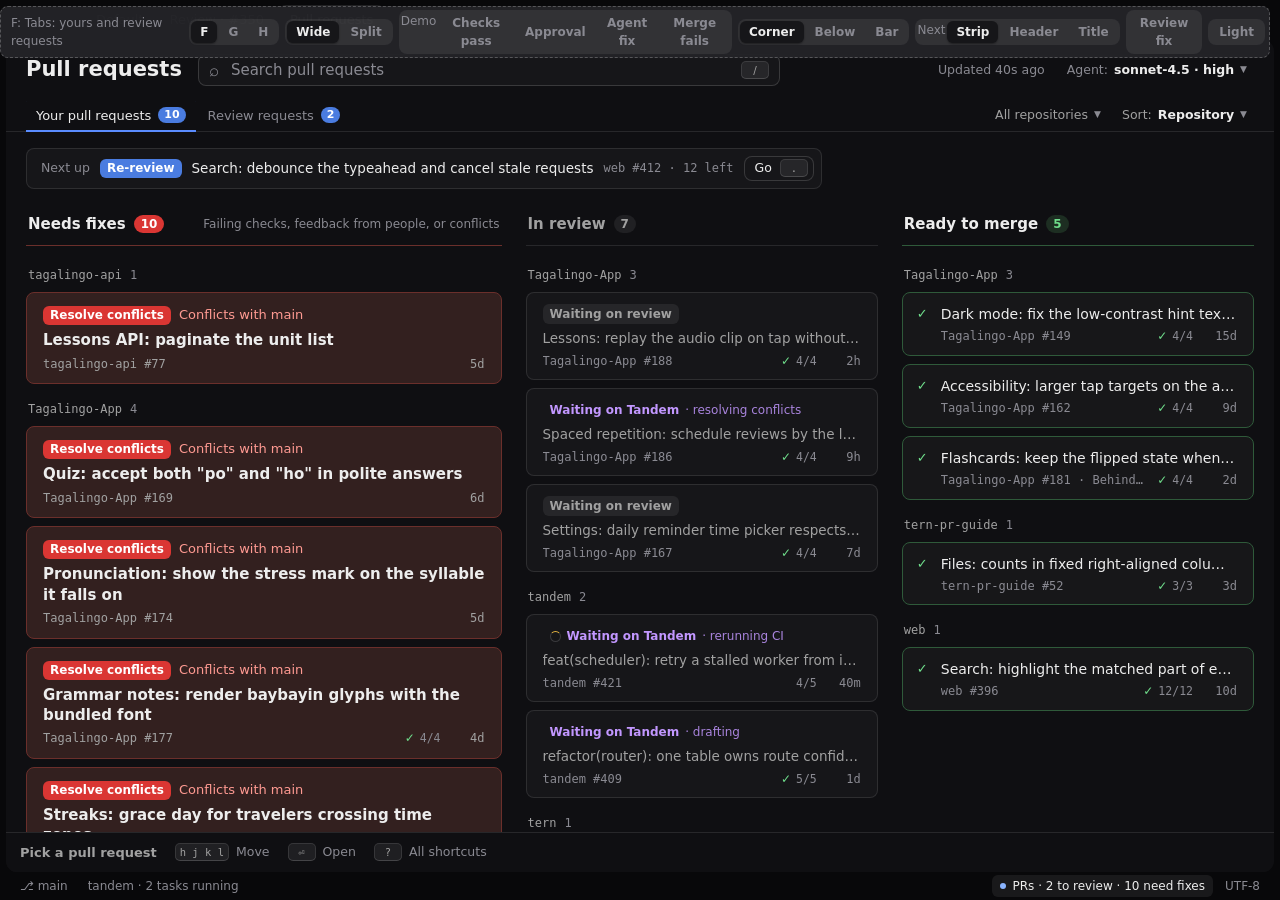
<file: docs/hub/mockups/index.html>
<!doctype html>
<html lang="en">
<head>
<meta charset="utf-8">
<title>PR hub mockups</title>
<link rel="stylesheet" href="../../tern-tokens.css">
<link rel="stylesheet" href="../../../guide.css">
<style>
/* Tern window (mockup frame; Tern draws this) */
html, body { margin: 0; height: 100%; }
body { font: 400 14px/1.5 var(--sans); color: var(--t1); background: var(--page); -webkit-font-smoothing: antialiased; overflow: hidden; }
button { font: inherit; color: inherit; }
.app { height: 100%; gap: 0; }
.tabbar { flex-shrink: 0; height: 40px; display: flex; align-items: center; gap: 2px; padding: 0 12px 0 84px; font-size: 13px; color: var(--t2); }
.tab { padding: 5px 12px; border-radius: var(--r-ctl); white-space: nowrap; }
.tab-on { background: var(--l2); color: var(--t1); }
.win { flex-grow: 1; min-height: 0; display: flex; gap: 6px; padding: 0 6px; }
.pane { min-width: 0; border-radius: 11px; background: var(--panel); overflow: hidden; display: flex; flex-direction: column; }
.pane-hub { flex-grow: 1; }
.pane-term { flex-grow: 1; background: var(--tv-bg); color: var(--tv-fg); font: 13px/1.6 var(--tv-font); padding: 18px 20px; }
.pane-term .dim { color: var(--t3); }
body:not(.split) .pane-term { display: none; }
body.split .pane-hub { flex-grow: 0; width: 720px; flex-shrink: 0; }
.statusline { flex-shrink: 0; height: 28px; display: flex; align-items: center; gap: 4px; padding: 0 12px; font-size: 12px; color: var(--t3); }
.sl-seg { padding: 2px 8px; border-radius: var(--r-chip); white-space: nowrap; }
.sl-pr { color: var(--t1); background: var(--chip-bg); display: flex; gap: 6px; align-items: center; }
.sl-pr i { width: 6px; height: 6px; border-radius: 3px; background: var(--gp-blue); }
/* the hub's segment flashes red when a PR newly needs fixes, then settles */
.sl-pr.bump { animation: sl-bump 1600ms ease; }
@keyframes sl-bump { from { background: var(--gp-danger-wash); box-shadow: inset 0 0 0 1px var(--gp-danger-wash-line); } to { background: var(--chip-bg); box-shadow: none; } }
/* a PR arriving in Needs fixes: a red ring that fades, instead of the green wash good news gets */
.f-arrive.f-arrive-bad { animation: f-arrive var(--gp-dur-unroll) var(--gp-ease-out), f-ring 1600ms ease; }
@keyframes f-ring { from { box-shadow: 0 0 0 3px rgb(from var(--gp-removed) r g b / 45%); } to { box-shadow: 0 0 0 0 rgb(from var(--gp-removed) r g b / 0%); } }
@media (prefers-reduced-motion: reduce) { .f-arrive.f-arrive-bad { animation: gp-fade-in var(--gp-dur-in) ease, f-ring 1600ms ease; } }
.f-toast .bad { font-size: 9px; color: var(--gp-removed); }
.sl-sp { flex-grow: 1; }

/* mockup controls (not product) */
.mock { position: fixed; top: 6px; right: 10px; z-index: 50; display: flex; gap: 6px; align-items: center; padding: 3px 4px 3px 10px; border-radius: var(--r-ctl); border: 1px dashed var(--l4); background: var(--pop-bg); font-size: 12px; color: var(--t3); }
.mseg { display: flex; gap: 2px; padding: 2px; border-radius: var(--r-ctl); background: var(--chip-bg); }
.mseg button { border: 0; background: transparent; padding: 2px 9px; border-radius: var(--r-chip); cursor: pointer; font-size: 12px; font-weight: 600; color: var(--t3); }
.mseg .on { background: var(--card); color: var(--t1); box-shadow: 0 1px 2px light-dark(rgba(16,24,40,0.12), rgba(0,0,0,0.4)); }

/* hub page */
.hub { flex-grow: 1; min-height: 0; overflow-y: auto; display: flex; flex-direction: column; scroll-padding: 150px 0 60px; }
.hub > * { flex-shrink: 0; }
.hb-head { padding: 14px 20px 12px; }
.hb-head.has-tabs { padding-bottom: 0; border-bottom: 0; gap: 12px; }
.hb-top { display: flex; align-items: center; gap: 16px; }
.hb-tabs { display: flex; align-items: flex-end; gap: 12px; margin: 0 -20px; padding: 0 20px; box-shadow: inset 0 -1px 0 var(--l2); }
.hb-tabs .sf-tabs { box-shadow: none; flex-shrink: 0; }
.hb-tabs .sf-tab { height: 34px; font-size: 13px; }
body.split .gp-hb-mode { display: none; }
.gp-hintbar { overflow: hidden; }
.gp-hb-mode { white-space: nowrap; }
.t-pill { margin-left: 7px; padding: 0 6px; border-radius: 9px; font-size: 11px; font-weight: 650; line-height: 16px; color: #fff; font-variant-numeric: tabular-nums; }
.t-pill-blue { background: var(--gp-blue-fill); }
.hb-title { font-size: 21px; font-weight: 650; white-space: nowrap; }
.hb-top .gp-sr-box { flex-grow: 1; max-width: 560px; border-color: var(--l3); padding: 5px 10px; }
.hb-top input { flex-grow: 1; min-width: 0; border: 0; outline: 0; background: transparent; color: var(--t1); caret-color: var(--gp-blue); }
.hb-top input::placeholder { color: var(--t3); }
.hb-top .gp-sr-box:focus-within { border-color: var(--gp-blue-line); }
.hb-fresh { margin-left: auto; display: flex; gap: 8px; align-items: center; font-size: 12.5px; color: var(--t3); white-space: nowrap; }
/* view controls (filter, sort) sit at the right of the tabs; the agent model is a setting, so it sits in the header */
.hb-tabs .hb-ctls { margin-left: auto; }
.hb-fresh .hb-ctls { margin-left: 4px; }
.hb-fresh .hb-ctl { color: var(--t3); }
.hb-body { flex-grow: 1; padding: 16px 20px 8px; display: flex; flex-direction: column; gap: 24px; }
.hb-body > * { flex-shrink: 0; }
.gp-hintbar { margin-top: 0; }
::selection { background: light-dark(rgba(47,111,224,0.18), rgba(138,180,255,0.28)); }

/* section heading: label, count, optional note */
.hb-h { display: flex; gap: 8px; align-items: baseline; padding: 0 10px 6px; }
.hb-h .gp-panel-h { color: var(--t2); }
.hb-n { font-size: 12px; color: var(--t3); font-variant-numeric: tabular-nums; }
.hb-note { font-size: 12.5px; color: var(--t3); }

/* rows: hover and selected come from the existing search row (gp-sr-row, gp-sr-row-on) */
.hb-row { display: flex; gap: 12px; align-items: baseline; padding: 7px 10px; border-radius: var(--r-ctl); cursor: pointer; }
.hb-row.gp-sr-row-on .hb-title-t { color: var(--gp-blue-ink); }
.hb-verb { font-size: 13px; font-weight: 650; white-space: nowrap; }
.v-blue { color: var(--gp-blue); }
.hb-top .gp-sr-box .kbd { font-size: 10.5px; }
.hb-top .gp-sr-slash { font-size: 17px; line-height: 1; }
.v-red { color: var(--gp-removed); }
.v-green { color: var(--gp-added); }
.v-wait { color: var(--t2); font-weight: 500; }
.v-idle { color: var(--t3); font-weight: 500; }
.hb-why { font-size: 13px; color: var(--t2); white-space: nowrap; overflow: hidden; text-overflow: ellipsis; min-width: 0; }
.hb-title-t { font-size: 14px; color: var(--t1); white-space: nowrap; overflow: hidden; text-overflow: ellipsis; min-width: 0; }
.hb-meta { font: 12px/1.4 var(--tv-font); color: var(--t3); white-space: nowrap; overflow: hidden; text-overflow: ellipsis; min-width: 0; }
.hb-num { font: 12.5px var(--tv-font); color: var(--t3); flex-shrink: 0; font-variant-numeric: tabular-nums; }
.hb-ci { flex-shrink: 0; font: 12px var(--tv-font); color: var(--t3); text-align: right; font-variant-numeric: tabular-nums; white-space: nowrap; }
.ci-ok { color: var(--gp-added); } .ci-bad { color: var(--gp-removed); }
.hb-age { flex-shrink: 0; width: 34px; text-align: right; font: 12px var(--tv-font); color: var(--t3); font-variant-numeric: tabular-nums; }

/* stacked row: what to do, which PR, where */
.hb-stack { flex-direction: column; gap: 1px; align-items: stretch; }
.hb-stack .hb-l1 { display: flex; gap: 8px; align-items: baseline; min-width: 0; }
.hb-stack .hb-l3 { display: flex; gap: 10px; align-items: baseline; }
.hb-stack .hb-l3 .hb-meta { flex-grow: 1; }

/* inactive fold */
.hb-fold { display: flex; gap: 10px; align-items: baseline; padding: 8px 10px; border-radius: var(--r-ctl); cursor: pointer; border: 1px dashed var(--l3); }
.hb-fold .gp-panel-h { color: var(--t2); }
.hb-fold .chev { font-size: 11px; color: var(--t3); width: 10px; display: inline-block; transition: transform var(--gp-dur-in) var(--gp-ease-out); }
.hb-fold.open .chev { transform: rotate(90deg); }
.hb-fold-rows { display: flex; flex-direction: column; gap: 1px; padding-top: 4px; animation: hb-in var(--gp-dur-in) var(--gp-ease-out); }
@keyframes hb-in { from { opacity: 0; transform: translateY(-4px); } to { opacity: 1; transform: none; } }
.hb-quiet .hb-title-t { color: var(--t2); }

/* line row with fixed columns (G's Created lane, H) */
.hb-line .hb-num { width: 44px; }
.hb-line .hb-title-t { flex: 1 1 auto; }
.hb-line .hb-state { flex: 0 0 270px; font-size: 13px; white-space: nowrap; overflow: hidden; text-overflow: ellipsis; }
.hb-line .hb-ci { width: 52px; }
.hb-line .hb-verbcol { flex: 0 0 132px; }
.hb-line .hb-repo { flex: 0 0 120px; font: 12px var(--tv-font); color: var(--t3); white-space: nowrap; overflow: hidden; text-overflow: ellipsis; }
.hb-sub { display: flex; gap: 8px; align-items: baseline; padding: 10px 10px 2px; font: 12.5px var(--tv-font); color: var(--t2); }
.hb-sub span { color: var(--t3); }

/* F: one board per process behind tabs (Your pull requests, Reviewing). Each runs left to right: your turn
   (colored), their turn (neutral), done (green). Your-turn cards carry their meaning as a wash (blue: a review
   is owed, red: your PR needs work) and Waiting stays quieter in type. */
.f-board { display: flex; gap: 24px; align-items: flex-start; }
.f-col { flex: 1 1 0; min-width: 0; display: flex; flex-direction: column; gap: 8px; }
.f-col.f-act { flex-grow: 1.35; }
.f-h { display: flex; gap: 8px; align-items: center; padding: 0 2px 10px; margin-bottom: 4px; border-bottom: 1px solid var(--l2); }
.f-h-t { font-size: 15px; font-weight: 650; color: var(--t1); }
.f-pill { padding: 0 7px; border-radius: 10px; font-size: 12px; font-weight: 650; line-height: 18px; font-variant-numeric: tabular-nums; color: var(--t2); background: var(--chip-bg); }
.f-act .f-h { border-bottom-color: var(--gp-blue-wash-line); }
.f-act .f-pill { color: #fff; background: var(--gp-blue-fill); }
.f-ready .f-h { border-bottom-color: var(--gp-success-wash-line); }
.f-ready .f-pill { color: var(--gp-added); background: var(--gp-success-wash); }
.f-wait .f-h-t { color: var(--t2); }
.f-chip { flex-shrink: 0; padding: 0 7px; border-radius: var(--r-chip); font-size: 12px; font-weight: 650; line-height: 19px; white-space: nowrap; }

/* every PR is a box: neutral by default, washed by meaning in the your-turn column, green-edged when done */
.f-col .hb-stack, .f-col .f-rrow { border: 1px solid var(--l2); border-radius: var(--r-ctl); background: var(--sf-shade); transition: border-color 140ms ease, box-shadow 140ms ease, background-color 140ms ease; }
.f-col .hb-row.gp-sr-row-on, .f-col .hb-row.gp-sr-row-on:hover { border-color: var(--gp-blue-line); box-shadow: 0 0 0 1px var(--gp-blue-line); }
@media (hover: hover) and (pointer: fine) {
  .f-wait .hb-stack:hover { background: var(--l1); border-color: var(--l3); }
  .f-ready .f-rrow:hover { background: var(--l1); }
}

/* Needs action: one washed card per PR */
.f-act .hb-stack { gap: 5px; padding: 12px 16px 11px; border: 1px solid; border-radius: var(--r-ctl); transition: border-color 140ms ease, box-shadow 140ms ease; }
.f-act .t-blue { background: var(--gp-blue-wash); border-color: var(--gp-blue-wash-line); }
.f-act .t-red { background: var(--gp-danger-wash); border-color: var(--gp-danger-wash-line); }
.f-act .t-blue .f-chip { color: #fff; background: var(--gp-blue-fill); }
.f-act .t-red .f-chip { color: #fff; background: var(--gp-danger-fill); }
.f-act .hb-why { font-size: 13px; font-weight: 500; }
.f-act .t-blue .hb-why { color: var(--gp-blue-ink); }
.f-act .t-red .hb-why { color: var(--gp-danger-text); }
.f-act .hb-title-t { font-size: 15px; font-weight: 600; line-height: 1.35; white-space: normal; }
.f-act .hb-meta, .f-act .hb-age, .f-act .hb-ci:not(.ci-ok):not(.ci-bad) { color: var(--t2); }
.f-act .t-blue.gp-sr-row-on, .f-act .t-blue.gp-sr-row-on:hover { background: var(--gp-blue-wash); box-shadow: 0 0 0 1px var(--gp-blue-line); border-color: var(--gp-blue-line); }
.f-act .t-red.gp-sr-row-on, .f-act .t-red.gp-sr-row-on:hover { background: var(--gp-danger-wash); box-shadow: 0 0 0 1px var(--gp-blue-line); border-color: var(--gp-blue-line); }
.f-act .gp-sr-row-on .hb-title-t { color: var(--t1); }
@media (hover: hover) and (pointer: fine) {
  .f-act .t-blue:hover { background: var(--gp-blue-wash); border-color: var(--gp-blue-line); }
  .f-act .t-red:hover { background: var(--gp-danger-wash); border-color: rgb(from var(--gp-removed) r g b / 55%); }
}

/* Ready to merge: a green check in the gutter; the column heading already says Merge */
.f-rrow { display: flex; gap: 10px; align-items: flex-start; padding: 11px 16px 10px 14px; }
.f-ready .f-rrow { border-color: var(--gp-success-wash-line); }
.f-ok { flex-shrink: 0; width: 14px; font-size: 13px; font-weight: 700; line-height: 20px; color: var(--gp-added); }
.f-rmain { flex: 1 1 auto; min-width: 0; display: flex; flex-direction: column; gap: 3px; }
.f-rmain .hb-l3 { display: flex; gap: 10px; align-items: baseline; }
.f-rmain .hb-meta { flex-grow: 1; }
.f-ready .hb-title-t { font-size: 14px; font-weight: 500; }

/* Waiting: the reason only, in quieter type */
.f-wait .hb-stack { gap: 4px; padding: 11px 16px 10px; }
.f-wait .hb-title-t { font-size: 13.5px; color: var(--t2); }
.f-mine .f-act .f-h { border-bottom-color: var(--gp-danger-wash-line); }
.f-mine .f-act .f-pill { background: var(--gp-danger-fill); }
.f-av { flex-shrink: 0; width: 22px; height: 22px; border-radius: 11px; display: inline-flex; align-items: center; justify-content: center; font: 650 10px/1 var(--sans); color: var(--t1); background: var(--raise); box-shadow: inset 0 0 0 1px var(--l3); }
.f-av-sm { width: 16px; height: 16px; font-size: 8px; }
.hb-l3 .f-av-sm { align-self: center; margin-right: -4px; }
body.split .f-board { flex-direction: column; gap: 20px; align-items: stretch; }

/* checks: one mark and a muted count, as GitHub shows them. Passed is a green check, failed a red cross,
   running an amber spinner: the board's one moving thing, the plugin's loading spinner (gp-st-spin) in amber. */
.ci-m { flex-shrink: 0; display: inline-flex; gap: 5px; align-items: center; font: 11.5px var(--tv-font); color: var(--t3); font-variant-numeric: tabular-nums; }
.ci-g { font-family: var(--sans); font-size: 12px; font-weight: 700; line-height: 1; }
.ci-m.ok .ci-g { color: var(--gp-added); }
.ci-m.bad, .ci-m.bad .ci-g { color: var(--gp-removed); }
.ci-spin { flex-shrink: 0; width: 10px; height: 10px; border-radius: 50%; border: 1.5px solid var(--l3); border-top-color: var(--gp-changed); animation: gp-spin 800ms linear infinite; }
.ci-spin.out { opacity: 0; transform: scale(0.6); filter: blur(2px); animation-play-state: paused; transition: opacity var(--gp-dur-out) var(--gp-ease-out), transform var(--gp-dur-out) var(--gp-ease-out), filter var(--gp-dur-out) var(--gp-ease-out); }
.ci-pop .ci-g { display: inline-block; animation: ci-pop var(--gp-dur-in) var(--gp-ease-out); }
@keyframes ci-pop { from { opacity: 0; transform: scale(0.6); filter: blur(2px); } to { opacity: 1; transform: none; filter: none; } }

/* status chips for the waiting columns: who or what the PR waits on, in one or two words */
.st { flex-shrink: 0; display: inline-flex; gap: 6px; align-items: center; padding: 0 7px; border-radius: var(--r-chip); font-size: 12px; font-weight: 600; line-height: 20px; white-space: nowrap; }
.st-run .ci-spin { width: 9px; height: 9px; }
.st-purple { color: var(--gp-suggestion); background: rgb(from var(--gp-suggestion) r g b / 12%); }
.st-purple b { font-weight: 500; opacity: 0.85; }
.st-red { color: var(--gp-danger-text); background: var(--gp-danger-wash); }
.st-neutral { color: var(--t2); background: var(--chip-bg); }
.f-h-note { margin-left: auto; font-size: 12px; }

/* filter and sort: quiet buttons in the tab row; a menu opens under its button, in Tern's popover look */
.hb-ctls { position: relative; align-self: center; display: flex; gap: 4px; align-items: center; margin-left: 12px; }
.hb-ctl { display: flex; gap: 6px; align-items: center; padding: 3px 6px 3px 9px; border: 1px solid transparent; border-radius: var(--r-ctl); background: transparent; font-size: 12.5px; color: var(--t2); cursor: pointer; white-space: nowrap; transition: background-color 140ms ease, border-color 140ms ease, color 140ms ease, transform var(--gp-dur-press) var(--gp-ease-out); }
.hb-ctl b { font-weight: 600; color: var(--t1); }
.hb-ctl .chev { font-size: 9px; color: var(--t3); }
.hb-ctl .kbd { margin-left: 2px; }
.hb-ctl:active { transform: scale(0.97); }
.hb-ctl.open { background: var(--l1); border-color: var(--l3); color: var(--t1); }
.hb-ctl.act { background: var(--gp-blue-wash); border-color: var(--gp-blue-wash-line); color: var(--gp-blue-ink); }
.hb-ctl.act b { color: var(--gp-blue-ink); }
@media (hover: hover) and (pointer: fine) { .hb-ctl:hover { background: var(--l1); color: var(--t1); } .hb-ctl.act:hover { background: var(--gp-blue-wash); } }
.hb-pop { position: absolute; top: calc(100% + 6px); right: 0; z-index: 20; min-width: 300px; padding: 6px; display: flex; flex-direction: column; gap: 1px; border-radius: var(--r-card); background: var(--card); box-shadow: inset 0 0 0 1px var(--l3), 0 1px 2px light-dark(rgba(20, 30, 60, 0.06), rgba(0, 0, 0, 0.5)), 0 16px 40px -18px light-dark(rgba(30, 42, 90, 0.3), rgba(0, 0, 0, 0.7)); transform-origin: top right; }
.hb-pop.anim { animation: hb-pop-in var(--gp-dur-in) var(--gp-ease-out); }
@keyframes hb-pop-in { from { opacity: 0; transform: scale(0.97) translateY(-2px); } to { opacity: 1; transform: none; } }
.hb-pop-h { padding: 6px 8px 4px; font-size: 11px; font-weight: 600; letter-spacing: 0.06em; text-transform: uppercase; color: var(--t3); }
.hb-opt { display: flex; gap: 10px; align-items: center; padding: 6px 8px; border-radius: var(--r-ctl); font-size: 13px; color: var(--t1); cursor: pointer; white-space: nowrap; }
.hb-opt.hl { background: var(--l1); }
@media (hover: hover) and (pointer: fine) { .hb-opt:hover { background: var(--l1); } }
.hb-opt .box { flex-shrink: 0; width: 14px; height: 14px; border-radius: 4px; display: flex; align-items: center; justify-content: center; font-size: 10px; font-weight: 700; color: transparent; box-shadow: inset 0 0 0 1.5px var(--t4); }
.hb-opt.on .box { color: #fff; background: var(--gp-blue-fill); box-shadow: none; }
.hb-opt .tick { flex-shrink: 0; width: 14px; font-size: 12px; font-weight: 700; color: var(--gp-blue); text-align: center; }
.hb-opt .cnt { margin-left: auto; font: 11.5px var(--tv-font); color: var(--t3); font-variant-numeric: tabular-nums; }
.hb-opt .sub { margin-left: auto; padding-left: 16px; font-size: 12px; color: var(--t3); }
.hb-opt.clear { color: var(--t2); }
.hb-pop hr { height: 1px; margin: 4px 2px; border: 0; background: var(--l2); }
/* sorted by repository: each column's PRs sit under their repository */
.f-repo { display: flex; gap: 8px; align-items: baseline; padding: 10px 2px 2px; font: 12px var(--tv-font); color: var(--t2); }
.f-repo:first-of-type { padding-top: 2px; }
.f-repo span { color: var(--t3); }

/* a PR changing columns: the old row fades out fast, the new one arrives with a green wash that fades */
.f-leave { opacity: 0; transform: translateX(6px); transition: opacity var(--gp-dur-out) var(--gp-ease-out), transform var(--gp-dur-out) var(--gp-ease-out); }
.f-arrive { animation: f-arrive var(--gp-dur-unroll) var(--gp-ease-out), f-flash 1600ms ease; }
@keyframes f-arrive { from { opacity: 0; transform: translateY(-6px) scale(0.98); } to { opacity: 1; transform: none; } }
@keyframes f-flash { from { background-color: var(--gp-success-wash); } to { background-color: transparent; } }

/* G: two lanes by role */
.g-lanes { display: flex; gap: 24px; align-items: flex-start; }
.g-rev { flex: 0 0 360px; display: flex; flex-direction: column; gap: 2px; padding: 12px 8px 8px; border: 1px solid var(--l2); border-radius: var(--r-card); background: var(--sf-shade); }
.g-mine { flex: 1 1 auto; min-width: 0; display: flex; flex-direction: column; gap: 1px; }
.g-mine .hb-h { padding-bottom: 4px; }
body.split .g-lanes { flex-direction: column; align-items: stretch; }
body.split .g-rev { flex-basis: auto; }
body.split .hb-line .hb-state { flex-basis: 170px; }
body.split .h-main .hb-state { display: none; }
body.split .hb-line .hb-verbcol { flex-basis: 120px; }

/* H: repo rail */
.h-split { display: flex; gap: 24px; align-items: flex-start; }
.h-rail { flex: 0 0 210px; position: sticky; top: 0; display: flex; flex-direction: column; gap: 1px; }
.h-rail .gp-panel-h { padding: 12px 10px 4px; }
.h-item { display: flex; gap: 8px; align-items: baseline; padding: 5px 10px; border-radius: var(--r-ctl); cursor: pointer; font-size: 13.5px; color: var(--t2); }
.h-item:hover { background: var(--l1); }
.h-item.on { background: var(--gp-blue-wash); color: var(--gp-blue-ink); font-weight: 600; }
.h-item .lbl { flex-grow: 1; min-width: 0; white-space: nowrap; overflow: hidden; text-overflow: ellipsis; }
.h-item .act { font-size: 12px; font-weight: 650; color: var(--gp-blue); font-variant-numeric: tabular-nums; }
.h-item .tot { width: 22px; text-align: right; font-size: 12px; color: var(--t3); font-variant-numeric: tabular-nums; }
.h-main { flex: 1 1 auto; min-width: 0; display: flex; flex-direction: column; gap: 20px; }
.h-main > section { display: flex; flex-direction: column; gap: 1px; }
.h-head { display: flex; gap: 10px; align-items: baseline; padding: 0 10px; }
.h-head b { font-size: 15px; font-weight: 650; }
body.split .h-split { flex-direction: column; gap: 12px; align-items: stretch; }
body.split .h-rail { flex: none; position: static; flex-direction: row; flex-wrap: nowrap; align-items: baseline; overflow-x: auto; gap: 4px; padding-bottom: 6px; border-bottom: 1px solid var(--l2); }
body.split .h-rail .gp-panel-h { display: none; }
body.split .h-item { flex-shrink: 0; }
body.split .h-item .lbl { overflow: visible; }
body.split .hb-line .hb-repo { display: none; }

/* card actions: the selected card's buttons, each showing its key. Keys never animate, so neither does this row. */
.f-acts { display: flex; flex-wrap: wrap; gap: 6px; align-items: center; padding-top: 6px; }
.f-acts .gp-btn { display: flex; gap: 8px; align-items: center; padding: 2px 5px 2px 10px; background: var(--card); border-color: var(--l3); color: var(--t1); white-space: nowrap; }
.f-acts .gp-btn-ghost { background: transparent; border-color: transparent; color: var(--t2); }
.f-acts .gp-btn.f-merge { background: var(--gp-merge); border-color: light-dark(rgba(31,35,40,0.15), rgba(240,246,252,0.1)); color: #fff; }
.f-acts .gp-btn.f-confirm { background: var(--gp-confirm); border-color: transparent; color: #fff; }
.f-acts .gp-btn.f-danger { background: var(--gp-danger-fill); border-color: transparent; color: #fff; }
.f-acts .f-merge .kbd, .f-acts .f-confirm .kbd, .f-acts .f-danger .kbd { background: transparent; border: 1px solid rgba(255,255,255,0.35); box-shadow: none; color: rgba(255,255,255,0.85); }
@media (hover: hover) and (pointer: fine) { .f-acts .gp-btn:hover { background: var(--l1); } .f-acts .gp-btn.f-merge:hover { background: var(--gp-merge-hover); } .f-acts .gp-btn.f-confirm:hover { background: var(--gp-confirm); filter: brightness(1.08); } }
.f-ask { flex-basis: 100%; padding-bottom: 2px; font-size: 13px; font-weight: 600; color: var(--t1); }
.f-acts:has(.f-ask) { flex-wrap: wrap; }
.f-acts .sp { flex-grow: 1; }
.f-src { flex-basis: 100%; font-size: 12px; color: var(--t3); }
/* merge method chooser: inside the card under a rule, not a box in a box */
.f-method { flex-basis: 100%; display: flex; flex-direction: column; gap: 1px; margin-top: 2px; padding-top: 8px; border-top: 1px solid var(--l2); }
.f-method-h { padding: 0 8px 4px; font-size: 12.5px; font-weight: 600; color: var(--t2); }
.f-method .hb-opt { padding: 5px 8px; }
.f-method .f-src { padding: 6px 8px 0; }
.f-method-b { display: flex; gap: 6px; padding: 8px 0 0; }
.f-in { display: flex; gap: 10px; align-items: center; padding: 4px 8px 0 32px; font-size: 12.5px; color: var(--t2); }
.f-in input { flex: 1 1 auto; min-width: 0; padding: 3px 7px; border: 1px solid var(--l3); border-radius: var(--r-ctl); background: var(--card); font: 12.5px var(--tv-font); color: var(--t1); outline: none; }
.f-in input:focus { border-color: var(--gp-blue-line); box-shadow: 0 0 0 1px var(--gp-blue-line); }
.f-in input::placeholder { color: var(--t3); }
/* A card's action replaces the checks and age at the end of its repo line while the card is hovered or selected
   (as Gmail swaps a row's date for its actions). Resting cards show none: the chip already names the job. */
.f-corner { position: relative; margin: -3px 0 -3px auto; align-self: center; display: none; gap: 2px; align-items: center; flex-shrink: 0; }
.f-info { display: inline-flex; gap: 10px; align-items: baseline; flex-shrink: 0; }
.gp-sr-row-on .f-corner { display: inline-flex; }
.gp-sr-row-on .f-info { display: none; }
@media (hover: hover) and (pointer: fine) { .hb-row:hover .f-corner { display: inline-flex; } .hb-row:hover .f-info { display: none; } }
.f-cbtn { display: inline-flex; gap: 6px; align-items: center; height: 22px; padding: 0 8px; border: 1px solid var(--l3); border-radius: var(--r-ctl); background: var(--card); font: 600 12px var(--sans); color: var(--t1); white-space: nowrap; cursor: pointer; transition: background-color 140ms ease, border-color 140ms ease, color 140ms ease, transform var(--gp-dur-press) var(--gp-ease-out); }
.f-cbtn:active { transform: scale(0.97); }
.f-cbtn .kbd { margin-right: -3px; }
.f-cbtn-primary.on { background: var(--gp-blue-fill); border-color: transparent; color: #fff; }
.f-cbtn-merge { color: var(--gp-added); border-color: var(--gp-success-wash-line); }
.f-cbtn-merge.on { background: var(--gp-merge); border-color: transparent; color: #fff; }
.f-cbtn-ghost { background: transparent; border-color: transparent; color: var(--t2); }
.f-cbtn-primary.on .kbd, .f-cbtn-merge.on .kbd { background: transparent; border: 1px solid rgba(255,255,255,0.35); box-shadow: none; color: rgba(255,255,255,0.85); }
/* hovered but not selected: a quiet button; selected: filled, with its key */
.f-cbtn:not(.on) { color: var(--t1); }
@media (hover: hover) and (pointer: fine) { .f-cbtn:hover { border-color: var(--t4); } .f-cbtn-primary.on:hover, .f-cbtn-merge.on:hover { filter: brightness(1.08); } }
/* split button, as GitHub's merge button: the action on the left, its alternatives behind the attached ▾ */
.f-split { display: inline-flex; gap: 1px; }
.f-split.has > .f-cbtn:first-child { border-top-right-radius: 0; border-bottom-right-radius: 0; }
.f-cbtn.f-chev { padding: 0 5px; border-top-left-radius: 0; border-bottom-left-radius: 0; font-size: 12px; line-height: 1; }
.f-cbtn-plain.on.f-chev, .f-cbtn-ghost.on.f-chev { border-color: var(--l3); }
.f-moremenu { position: absolute; top: calc(100% + 4px); right: 0; z-index: 25; min-width: 230px; padding: 4px; display: flex; flex-direction: column; gap: 1px; border-radius: var(--r-card); background: var(--card); box-shadow: inset 0 0 0 1px var(--l3), 0 1px 2px light-dark(rgba(20, 30, 60, 0.06), rgba(0, 0, 0, 0.5)), 0 16px 40px -18px light-dark(rgba(30, 42, 90, 0.3), rgba(0, 0, 0, 0.7)); }
.f-moremenu .hb-pop-h { padding: 4px 8px 2px; }
/* bar placement: the hint bar carries the selected PR and its actions */
.f-barmode { gap: 10px; }
.f-bar-t { flex-shrink: 1; min-width: 0; max-width: 300px; overflow: hidden; text-overflow: ellipsis; white-space: nowrap; font-size: 13px; font-weight: 600; color: var(--t1); }
.f-bar-t span { color: var(--t3); font-weight: 500; }
.f-acts-bar { padding-top: 0; flex-wrap: nowrap; }
.f-bar-sep { width: 1px; height: 16px; margin: 0 4px; background: var(--l3); flex-shrink: 0; }
body.split .hb-ctl .wide-only { display: none; }
body.split .hb-ctls { gap: 0; margin-left: 4px; }
/* a line under the title for what the agent found or did */
.f-note { font-size: 13px; line-height: 1.45; color: var(--t2); }
.f-bad { color: var(--gp-danger-text); font-weight: 500; }
.f-sum p { margin: 0; }
.f-sum p + p { margin-top: 3px; }
.f-sumrun { display: inline-flex; gap: 7px; align-items: center; }
.f-sumrun .ci-spin, .ci-spin.ag { border-top-color: var(--gp-suggestion); }
.f-tick { margin-left: auto; font: 11.5px var(--tv-font); color: var(--t3); font-variant-numeric: tabular-nums; }
/* the agent working: the card quiets to a waiting box; omp reports nothing until it ends, so an eased bar creeps along the bottom edge */
.f-act .hb-stack.t-agent { position: relative; overflow: hidden; background: var(--sf-shade); border-color: var(--l2); }
.f-act .t-agent .hb-title-t { color: var(--t2); }
.f-act .t-agent.gp-sr-row-on { border-color: var(--gp-blue-line); box-shadow: 0 0 0 1px var(--gp-blue-line); }
.f-prog { position: absolute; left: 0; right: 0; bottom: 0; height: 2px; background: var(--gp-suggestion); transform-origin: left; animation-name: f-prog; animation-fill-mode: forwards; animation-timing-function: cubic-bezier(0.1, 0.7, 0.2, 1); }
@keyframes f-prog { from { transform: scaleX(0.02); } to { transform: scaleX(0.92); } }
/* agent model menu: models, then the effort as one segmented control */
.f-eff { display: flex; gap: 2px; margin: 4px 2px 2px; padding: 2px; border-radius: var(--r-ctl); background: var(--chip-bg); }
.f-eff span { flex: 1 1 0; padding: 3px 0; border-radius: calc(var(--r-ctl) - 2px); font-size: 12px; text-align: center; color: var(--t2); cursor: pointer; }
.f-eff span.on { background: var(--card); color: var(--t1); font-weight: 600; box-shadow: 0 1px 2px light-dark(rgba(20, 30, 60, 0.12), rgba(0, 0, 0, 0.5)); }
.hb-pop-foot { padding: 6px 8px 2px; font-size: 12px; color: var(--t3); white-space: nowrap; }
/* toast: Tern's, drawn here at the bottom of the block */
.pane-hub { position: relative; }
.f-toast { position: absolute; left: 50%; bottom: 56px; z-index: 30; display: flex; gap: 8px; align-items: center; padding: 7px 12px; border-radius: var(--r-ctl); background: var(--card); box-shadow: inset 0 0 0 1px var(--l3), 0 8px 24px -10px light-dark(rgba(30, 42, 90, 0.3), rgba(0, 0, 0, 0.7)); font-size: 13px; color: var(--t1); white-space: nowrap; pointer-events: none; opacity: 0; transform: translate(-50%, 6px); transition: opacity var(--gp-dur-out) var(--gp-ease-out), transform var(--gp-dur-in) var(--gp-ease-out); }
.f-toast.show { opacity: 1; transform: translate(-50%, 0); }
.f-toast .ok { font-weight: 700; color: var(--gp-added); }

/* To review's own field for adding a PR by link; the PR it finds shows under it before anything is added */
.f-add { display: flex; gap: 10px; align-items: center; padding: 8px 12px 8px 14px; border: 1px dashed var(--l3); border-radius: var(--r-ctl); color: var(--t3); cursor: text; transition: border-color 140ms ease, background-color 140ms ease; }
.f-add:focus-within { border-style: solid; border-color: var(--gp-blue-line); background: var(--card); }
.f-add-plus { font-size: 15px; line-height: 1; color: var(--t3); }
.f-add input { flex: 1 1 auto; min-width: 0; padding: 0; border: 0; outline: none; background: transparent; font: 13px var(--sans); color: var(--t1); }
.f-add input::placeholder { color: var(--t3); }
@media (hover: hover) and (pointer: fine) { .f-add:hover { border-color: var(--t4); } }
.f-add-msg { padding: 0 2px; font-size: 12.5px; color: var(--t3); }
.f-link { display: flex; flex-direction: column; gap: 3px; padding: 11px 16px 12px; border: 1px solid var(--gp-blue-wash-line); border-radius: var(--r-ctl); background: var(--gp-blue-wash); }
.f-link-t { overflow: hidden; text-overflow: ellipsis; white-space: nowrap; font-size: 15px; font-weight: 600; color: var(--t1); }
.f-link .hb-meta { color: var(--t2); }
.f-link .f-acts { padding-top: 7px; }
/* a bot's review, shown so it isn't mistaken for missed feedback; on waiting cards it sits on the free chip line */
.f-botnote { font-size: 12px; color: var(--t3); white-space: nowrap; }
/* selecting several: a blue box takes the gutter's place; the selection bar sits at the top of its column */
.f-marked, .f-marked.gp-sr-row-on { background: var(--gp-blue-wash) !important; }
.f-box { display: inline-flex; align-items: center; justify-content: center; width: 14px; height: 14px; border-radius: 4px; font-size: 10px; font-weight: 700; line-height: 1; color: #fff; background: var(--gp-blue-fill); flex-shrink: 0; align-self: center; }
.f-batch { display: flex; flex-wrap: wrap; gap: 6px 10px; align-items: center; padding: 8px 12px 8px 14px; border: 1px solid var(--gp-blue-wash-line); border-radius: var(--r-ctl); background: var(--gp-blue-wash); }
.f-batch .f-acts { padding-top: 0; margin-left: auto; }
.f-batch-n { font-size: 13px; font-weight: 600; color: var(--gp-blue-ink); }
.f-batch .f-ask { padding: 0; }
.f-batch-list { flex-basis: 100%; min-width: 0; display: flex; flex-direction: column; gap: 2px; }
.f-batch-row { display: flex; gap: 8px; align-items: baseline; min-width: 0; }
.f-batch-row .hb-title-t { flex: 1 1 0; min-width: 0; overflow: hidden; text-overflow: ellipsis; white-space: nowrap; font-size: 13px; }
.f-batch-row .hb-num { flex-shrink: 0; }
.hb-fold .sp { flex-grow: 1; }
.hb-fold .f-foldbtn { display: flex; gap: 8px; align-items: center; padding: 1px 5px 1px 10px; font-size: 12px; color: var(--t2); }
/* Next up, three neutral placements to compare (nextv=strip|header|title) */
.f-up { align-self: flex-start; max-width: 100%; display: flex; gap: 10px; align-items: center; min-width: 0; padding: 7px 7px 7px 14px; border: 1px solid var(--l2); border-radius: var(--r-ctl); background: var(--sf-shade); cursor: pointer; transition: border-color 140ms ease; }
@media (hover: hover) and (pointer: fine) { .f-up:hover { border-color: var(--l3); } }
.f-up-l { flex-shrink: 0; font-size: 12.5px; color: var(--t3); }
.f-up .f-chip { color: #fff; }
.f-up .f-chip.red { background: var(--gp-danger-fill); }
.f-up .f-chip.blue { background: var(--gp-blue-fill); }
.f-up-t { flex: 0 1 auto; min-width: 0; overflow: hidden; text-overflow: ellipsis; white-space: nowrap; font-size: 13.5px; font-weight: 500; color: var(--t1); }
.f-up-m { flex-shrink: 0; font: 12px var(--tv-font); color: var(--t3); }
.f-up .gp-btn { flex-shrink: 0; display: flex; gap: 8px; align-items: center; padding: 2px 5px 2px 10px; background: var(--card); border-color: var(--l3); color: var(--t1); }
.hb-up { display: inline-flex; gap: 7px; align-items: center; margin-right: 6px; padding: 2px 5px 2px 8px; border: 1px solid transparent; border-radius: var(--r-ctl); background: transparent; font-size: 12.5px; color: var(--t2); white-space: nowrap; cursor: pointer; }
.hb-up b { font-weight: 600; color: var(--t1); }
@media (hover: hover) and (pointer: fine) { .hb-up:hover { background: var(--l1); border-color: var(--l3); } }
.hb-up-title { display: inline-flex; gap: 6px; align-items: center; font-size: 13px; color: var(--t3); white-space: nowrap; cursor: pointer; }
.hb-up-title b { font-weight: 600; color: var(--t2); }
body.split .f-up-m, body.split .hb-up .wide-only { display: none; }
/* ? shows every key, grouped; the hint bar keeps only what applies to the selected card */
.f-help { position: absolute; inset: 0; z-index: 40; display: none; align-items: center; justify-content: center; background: light-dark(rgba(20, 30, 60, 0.12), rgba(0, 0, 0, 0.45)); }
.f-help.show { display: flex; }
.f-help-card { display: flex; gap: 28px; padding: 18px 22px 16px; border-radius: var(--r-card); background: var(--card); box-shadow: inset 0 0 0 1px var(--l3), 0 24px 60px -24px light-dark(rgba(30, 42, 90, 0.35), rgba(0, 0, 0, 0.8)); }
.f-help-col { display: flex; flex-direction: column; gap: 5px; min-width: 190px; }
.f-help-h { padding-bottom: 4px; font-size: 12.5px; font-weight: 600; color: var(--t2); }
.f-help-row { display: flex; gap: 10px; align-items: center; font-size: 13px; color: var(--t1); }
.f-help-row .kbd { min-width: 28px; justify-content: center; }
body.split .f-help-card { flex-direction: column; gap: 14px; }
.hb-empty { padding: 14px 10px; font-size: 13.5px; color: var(--t3); }

@media (hover: hover) and (pointer: fine) { .hb-fold:hover { background: var(--l1); } }
@media (prefers-reduced-motion: reduce) {
  .hb-fold-rows { animation: gp-fade-in var(--gp-dur-out) ease; }
  .hb-fold .chev { transition: none; }
  .ci-spin { animation: none; border-color: var(--gp-changed); }
  .ci-spin.ag { border-color: var(--gp-suggestion); }
  .ci-pop .ci-g { animation: gp-fade-in var(--gp-dur-in) ease; }
  .ci-spin.out { transform: none; filter: none; }
  .f-leave { transform: none; }
  .f-arrive { animation: gp-fade-in var(--gp-dur-in) ease, f-flash 1600ms ease; }
  .hb-pop.anim { animation: gp-fade-in var(--gp-dur-in) ease; }
  .f-prog { animation: none; transform: scaleX(0.5); opacity: 0.6; }
  .f-toast, .f-toast.show { transform: translate(-50%, 0); }
}
</style>
</head>
<body>
<div class="gp-root app">
  <div class="tabbar"><span class="tab">Default</span><span class="tab">Review · #350</span><span class="tab tab-on">Pull requests</span></div>
  <div class="win">
    <div class="pane pane-term"><div class="dim">~/Coding_Projects/tandem (main)</div><div>$ pnpm test --filter scheduler</div><div style="color:var(--ok)">✓ 214 passed</div><div class="dim">~/Coding_Projects/tandem (main)</div><div>$ ▍</div></div>
    <div class="pane pane-hub"><div class="hub" id="hub"></div><div class="f-toast" id="toast"></div><div class="f-help" id="help"></div></div>
  </div>
  <div class="statusline"><span class="sl-seg">⎇ main</span><span class="sl-seg">tandem · 2 tasks running</span><span class="sl-sp"></span><span class="sl-seg sl-pr" id="slpr"></span><span class="sl-seg">UTF-8</span></div>
</div>
<div class="mock">
  <span id="vlabel"></span>
  <div class="mseg" id="vseg"></div>
  <div class="mseg" id="wseg"><button data-w="wide">Wide</button><button data-w="split">Split</button></div>
  <div class="mseg">Demo<button data-demo="ci">Checks pass</button><button data-demo="approve">Approval</button><button data-demo="agent">Agent fix</button><button data-demo="mergefail">Merge fails</button></div>
  <div class="mseg" id="aseg"><button data-actv="corner">Corner</button><button data-actv="below">Below</button><button data-actv="bar">Bar</button></div>
  <div class="mseg" id="nseg">Next<button data-nextv="strip">Strip</button><button data-nextv="header">Header</button><button data-nextv="title">Title</button></div>
  <div class="mseg"><button data-go="review-fix.html">Review fix</button></div>
  <div class="mseg"><button id="theme"></button></div>
</div>
<script>
const MIN = 1, H = 60, D = 1440, ME = 'jdeocampo99';
const R = { tg: 'tagalog-learning-app/Tagalingo-App', api: 'tagalog-learning-app/tagalingo-api', td: 'jdeocampo99/tandem', pg: 'jdeocampo99/tern-pr-guide', tn: 'jdeocampo99/tern', df: 'jdeocampo99/dotfiles', aw: 'acme/web' };
const short = r => r.split('/')[1];
// Authored. [repo, num, title, +, -, updatedAgo, ci, ciPass, ciTotal, review, conflict, threads, tandem, draft]
const MINE = [
  ['tg',188,'Lessons: replay the audio clip on tap without restarting the card',212,40,2*H,'pass',4,4,'none',false,0,'',false],
  ['tg',186,'Spaced repetition: schedule reviews by the learner\'s local midnight',96,31,9*H,'pass',4,4,'1of2',true,0,'resolving conflicts',false],
  ['tg',183,'Onboarding: pick a dialect before the placement quiz',340,122,1*D,'none',0,0,'none',true,0,'',true],
  ['tg',181,'Flashcards: keep the flipped state when the deck reshuffles',58,19,2*D,'pass',4,4,'ok',false,0,'',false],
  ['tg',179,'Streaks: grace day for travelers crossing time zones',145,22,3*D,'none',0,0,'none',true,0,'',false],
  ['tg',177,'Grammar notes: render baybayin glyphs with the bundled font',410,12,4*D,'pass',4,4,'none',true,0,'',false],
  ['tg',174,'Pronunciation: show the stress mark on the syllable it falls on',188,64,5*D,'none',0,0,'none',true,0,'',false],
  ['tg',171,'Sync: retry progress uploads with backoff when offline',122,48,12*D,'fail',3,4,'none',true,0,'',false],
  ['tg',169,'Quiz: accept both "po" and "ho" in polite answers',34,6,6*D,'none',0,0,'none',true,0,'',false],
  ['tg',167,'Settings: daily reminder time picker respects 24h locale',71,30,7*D,'pass',4,4,'none',false,0,'',false],
  ['tg',165,'Vocab: group words by root (salita, magsalita, pagsasalita)',520,88,8*D,'none',0,0,'none',true,0,'',true],
  ['tg',162,'Accessibility: larger tap targets on the answer chips',44,40,9*D,'pass',4,4,'ok',false,0,'',false],
  ['tg',160,'Stories: audio-synced highlighting for read-along',760,140,10*D,'none',0,0,'none',true,0,'',true],
  ['tg',158,'Leaderboard: hide learners who opted out of rankings',39,11,11*D,'pass',4,4,'none',true,0,'',false],
  ['tg',155,'Analytics: drop the duplicate lesson_complete event',12,30,13*D,'none',0,0,'none',true,0,'',false],
  ['tg',152,'Offline packs: download a unit in the background',610,95,14*D,'none',0,0,'none',true,0,'',true],
  ['tg',149,'Dark mode: fix the low-contrast hint text on cards',18,9,15*D,'pass',4,4,'ok',false,0,'',false],
  ['tg',147,'Tests: snapshot the lesson summary screen',230,0,16*D,'none',0,0,'none',false,0,'',false],
  ['tg',144,'Paywall: restore purchases on a fresh install',66,21,18*D,'pass',4,4,'none',false,0,'',false],
  ['tg',141,'Chore: bump Expo SDK and fix the deprecated imports',890,860,21*D,'none',0,0,'none',false,0,'',false],
  ['td',421,'feat(scheduler): retry a stalled worker from its last checkpoint',412,88,40*MIN,'pend',4,5,'1of2',false,0,'rerunning CI',false],
  ['td',418,'fix(session): drop duplicate receipts when a coordinator restarts',96,41,5*H,'fail',4,5,'none',true,0,'',false],
  ['td',409,'refactor(router): one table owns route confidence thresholds',230,310,1*D,'pass',5,5,'none',false,0,'drafting',true],
  ['td',402,'feat(cli): tandem logs follows a task across restarts',180,26,4*D,'pass',5,5,'ok',true,0,'',false],
  ['td',397,'docs: the coordinator lifecycle, with a diagram',140,8,9*D,'pass',5,5,'none',false,0,'',false],
  ['td',391,'fix(worktree): prune stale locks on startup',52,14,16*D,'pass',5,5,'none',true,0,'',false],
  ['pg',58,'Guided view: steps point at removed lines too',188,52,3*H,'pass',3,3,'changes',false,0,'',false],
  ['pg',55,'Picker: recently opened PRs from any repo',140,22,3*H,'pass',3,3,'ok',true,0,'',false],
  ['pg',52,'Files: counts in fixed right-aligned columns',64,30,3*D,'pass',3,3,'ok',false,0,'',false],
  ['pg',49,'Code scrolls sideways per run of lines',210,96,6*D,'pass',3,3,'none',false,0,'',false],
  ['tn',233,'Status line: plugins can contribute a clickable segment',320,40,2*D,'pend',2,6,'none',false,0,'',false],
  ['tn',229,'Toasts: plugin API with action buttons',260,18,8*D,'none',0,0,'none',true,0,'',false],
  ['aw',404,'Checkout: keep the promo code when the cart re-prices',64,18,6*H,'pass',12,12,'1of2',false,2,'',false],
  ['aw',396,'Search: highlight the matched part of each suggestion',75,12,10*D,'pass',12,12,'ok',false,0,'',false],
  ['api',77,'Lessons API: paginate the unit list',150,44,5*D,'none',0,0,'none',true,0,'',false],
  ['df',31,'zsh: lazy-load nvm',22,9,30*D,'none',0,0,'none',false,0,'',false],
];
// Others'. [repo, num, title, author, +, -, updatedAgo, state, external, newCommits, ci, ciPass, ciTotal]
const OTHERS = [
  ['aw',415,'Settings: move notification prefs into their own page','maria-k',540,320,4*H,'requested',false,0,'pend',9,12],
  ['aw',412,'Search: debounce the typeahead and cancel stale requests','maria-k',210,95,25*MIN,'approved',false,3,'pass',12,12],
  ['aw',399,'Images: serve AVIF with a WebP fallback','devon',180,40,2*D,'waiting',false,0,'fail',11,12],
  ['td',426,'docs: fix the onboarding command for fish shell','lchen-oss',12,4,3*D,'commented',true,0,'none',0,0],
  ['aw',407,'Cart: show the delivery estimate under each item','devon',96,20,1*D,'approved',false,0,'pass',12,12],
];
/* bot reviews and comments on a PR: shown, never counted as feedback to answer */
const BOTS = { 188: 'coderabbitai[bot]', 58: 'github-actions[bot]' };
const prs = [
  ...MINE.map(m => ({ role: 'mine', repo: R[m[0]], num: m[1], title: m[2], author: ME, adds: m[3], dels: m[4], age: m[5], ci: m[6], ciPass: m[7], ciTotal: m[8], review: m[9], conflict: m[10], threads: m[11], tandem: m[12], draft: m[13], bot: BOTS[m[1]] })),
  ...OTHERS.map(o => ({ role: 'rev', repo: R[o[0]], num: o[1], title: o[2], author: o[3], adds: o[4], dels: o[5], age: o[6], state: o[7], external: o[8], newCommits: o[9], ci: o[10], ciPass: o[11], ciTotal: o[12] })),
];
const STALE = 7 * D;
const ago = m => m < H ? `${m}m` : m < D ? `${Math.round(m / H)}h` : `${Math.round(m / D)}d`;
const esc = s => s.replace(/&/g, '&amp;').replace(/</g, '&lt;');

/* One bucket per PR, so each PR shows once. Your move comes from someone waiting on you or a fresh
   problem on your own PR; old conflicts and failures stay in Inactive so 16 conflicts don't flood it. */
function sort(p) {
  const B = (b, verb, tone, why, rank = 9) => ({ b, verb, tone, why, rank });
  if (p.role === 'rev') {
    if (p.state === 'approved' && p.newCommits) return B('act', 'Re-review', 'blue', `${p.newCommits} new commits since you approved`, 0);
    if (p.state === 'requested') return B('act', 'Review', 'blue', `@${p.author} asked ${ago(p.age)} ago`, 1);
    if (p.state === 'added') return B('act', 'Review', 'blue', 'Added by you', 1);
    if (p.state === 'approved') return B('ready', 'Approved', 'green', 'Approved · up to date');
    if (p.state === 'waiting') return B('wait', 'Changes requested', 'wait', 'Changes requested · awaiting a push');
    return B('wait', 'Commented', 'wait', `Commented · awaiting a reply${p.external ? ' · external' : ''}`);
  }
  if (p.tandem) return B('wait', 'Tandem', 'wait', `Tandem is ${p.tandem}`);
  if (p.draft) return B('idle', 'Draft', 'idle', 'Draft');
  /* Needs fixes: a failing check, feedback from a person (bots excluded), or a merge conflict, on a PR
     with activity in the last 7 days. Every reason shows; the first sets its place in Priority order. */
  const why = [];
  /* the merge queue rejected it: one step from done, so it comes first */
  if (p.mergeFail) why.push(['Merge failed', p.mergeFail, 'Merge failed', 1]);
  if (p.review === 'changes') why.push(['Address changes', 'Changes requested by @maria-k', 'Changes requested', 2]);
  if (p.threads) why.push(['Reply', `${p.threads} unresolved comments`, 'Unresolved comments', 3]);
  if (p.ci === 'fail') why.push(['Fix checks', `typecheck failing · ${p.ciPass}/${p.ciTotal}`, 'Checks failing', 4]);
  if (p.conflict) why.push(['Resolve conflicts', 'Conflicts with main', 'Conflicts', 5]);
  if (why.length && p.age <= STALE) return { ...B('act', why[0][0], 'red', why[0][1], why[0][3]), reasons: why };
  if (!why.length && p.review === 'ok') return B('ready', 'Merge', 'green', 'Approved · checks pass');
  const idleDays = `no activity for ${Math.round(p.age / D)} days`;
  if (why.length) return B('idle', why[0][2], 'idle', `${why.map(w => w[2]).join(' · ')} · ${idleDays}`);
  if (p.age > STALE) return B('idle', 'Stale', 'idle', `No activity for ${Math.round(p.age / D)} days`);
  if (p.ci === 'pend') return B('wait', 'Checks running', 'wait', `Checks running ${p.ciPass}/${p.ciTotal}`);
  if (p.review === '1of2') return B('wait', 'In review', 'wait', '1 of 2 approvals');
  return B('wait', 'In review', 'wait', 'Awaiting review');
}
prs.forEach(p => p.s = sort(p));

/* Card actions. Agent fixes run the reader's omp in a treehouse worktree and never push; a PR Tandem watches
   is handed to Tandem. Summaries are read-only and run on click. */
const CLONED = new Set(Object.values(R).filter(r => r !== R.api));
const MODELS = [['anthropic', 'claude-sonnet-4.5', ['low', 'medium', 'high']], ['anthropic', 'claude-opus-4.1', ['low', 'medium', 'high']], ['openai', 'gpt-5-codex', ['low', 'medium', 'high']], ['google', 'gemini-2.5-pro', []]];
const SUMS = { 404: { verdict: 'Reply to @maria-k', lines: ['@maria-k asks whether the promo code should still apply after the currency changes.', '@devon suggests a clearer name for the reprice test. No reply needed.'] } };
/* How each repo merges. Precedence: the reader's own choice, then what the repo declares (.aviator/config.yml,
   a GitHub merge queue), then a habit learned from its last merges (a bot merged right after a "/…" comment;
   shown as a suggestion until confirmed), then GitHub's default method for the reader. Kept per repo in kv. */
const KINDS = [['squash', 'Squash and merge', 'GitHub'], ['merge', 'Create a merge commit', 'GitHub'], ['rebase', 'Rebase and merge', 'GitHub'], ['queue', 'Merge when ready', 'GitHub merge queue'], ['comment', 'Comment a command', 'e.g. /merge'], ['label', 'Add a label', 'e.g. ready-to-merge']];
const HOW = {
  [R.aw]: { kind: 'comment', text: '/aviator merge', cancel: '/aviator cancel', src: 'Detected from .aviator/config.yml' },
  [R.tg]: { kind: 'comment', text: '/merge', cancel: '', src: 'Learned from the last 8 merges: each was merged by @merge-bot after a /merge comment', suggested: true },
  [R.pg]: { kind: 'rebase', src: 'Your default on GitHub' },
};
const how = p => HOW[p.repo] || (HOW[p.repo] = { kind: 'squash', src: 'Your default on GitHub' });
const direct = m => ['squash', 'merge', 'rebase'].includes(m.kind);
const mergeLabel = p => { const m = how(p); return direct(m) ? KINDS.find(k => k[0] === m.kind)[1] : m.kind === 'queue' ? 'Merge when ready' : 'Merge'; };
const mergeNote = p => { const m = how(p); return m.kind === 'comment' ? `Comments ${m.text}` : m.kind === 'label' ? `Adds the ${m.text} label` : m.kind === 'queue' ? 'Adds to the merge queue' : ''; };
const fixable = p => (p.s.reasons || []).filter(r => r[0] !== 'Reply');
const hasReply = p => (p.s.reasons || []).some(r => r[0] === 'Reply');
const agentLabel = p => !fixable(p).length ? 'Summarize' : p.repo === R.td ? 'Hand off to Tandem' : 'Fix with agent';
const clock = t0 => { const s = Math.max(0, Math.round((Date.now() - t0) / 1000)); return `${Math.floor(s / 60)}:${String(s % 60).padStart(2, '0')}`; };
const mineN = n => prs.find(p => p.role === 'mine' && p.num === n);

/* a branch behind main with no conflicts: strict branch protection blocks the merge until it's updated */
const BEHIND = new Set([181]);
prs.forEach(p => { if (p.role === 'mine' && BEHIND.has(p.num)) p.behind = true; });

const S = { v: 'F', w: 'wide', sel: null, q: '', idleOpen: false, rail: 'next', tab: 'mine', repos: new Set(), sort: 'repo', menu: null, model: 0, effort: 'high', confirm: null, act: 'corner', more: null, marked: new Set(), batch: null };
const q = new URLSearchParams(location.search);
S.v = q.get('v') || 'F'; S.w = q.get('w') || 'wide'; if (q.get('t')) document.documentElement.style.colorScheme = q.get('t'); if (q.get('idle')) S.idleOpen = true; if (q.get('rail')) S.rail = q.get('rail'); if (q.get('tab')) S.tab = q.get('tab');
if (q.get('sort')) S.sort = q.get('sort'); if (q.get('repos')) q.get('repos').split(',').forEach(r => S.repos.add(Object.values(R).find(x => short(x) === r))); if (q.get('menu')) S.menu = { kind: q.get('menu'), hl: -1, anim: false };
/* agent=1 seeds one card in every agent state, for review side by side */
if (q.get('agent')) {
  mineN(169).agent = { st: 'run', id: 0, t0: Date.now() - 42000, dur: 90000, stage: 'resolving 2 conflicts', note: 'Merged main · 1 file resolved automatically · 2 conflicts left for the agent' };
  mineN(177).agent = { st: 'ready', done: 'Merged main, resolved 2 conflicts', tokens: '1.8k' };
  mineN(174).agent = { st: 'fail', why: 'typecheck fails after the merge' };
  mineN(77).agent = { st: 'clone' };
  mineN(404).summary = { st: 'done', ...SUMS[404] };
}
if (q.get('sel')) { const [repo, n] = q.get('sel').split('#'); const p = prs.find(x => short(x.repo) === repo && x.num === +n); if (p) S.sel = `${p.repo}#${p.num}`; }
if (q.get('confirm')) S.confirm = S.sel;
if (q.get('act')) S.act = q.get('act');
S.nextv = q.get('nextv') || 'strip';
/* Next up: everything that needs you across both tabs, most urgent first. . walks it; the hub never jumps on open. */
function nextList() {
  const r = p => p.agent?.st === 'ready' || p.agent?.st === 'reviewed' ? 0.5 : p.s.rank;
  return prs.filter(p => !p.merged && !p.closed && p.s.b === 'act' && p.agent?.st !== 'run').sort((x, y) => r(x) - r(y) || y.age - x.age);
}
/* the hub opens without moving the cursor; Next up in the tab row is the way into the queue */

/* A GitHub PR link or owner/repo#123 in the search field is a PR to open or keep, not a filter */
const LINK = /github\.com\/([\w.-]+\/[\w.-]+)\/pull\/(\d+)|^([\w.-]+\/[\w.-]+)#(\d+)$/;
function linked() {
  const m = (S.addq || '').trim().match(LINK);
  if (!m) return null;
  const repo = m[1] || m[3], num = +(m[2] || m[4]), p = prs.find(x => x.repo.toLowerCase() === repo.toLowerCase() && x.num === num && !x.merged);
  return { repo: p?.repo || repo, num, p, title: p?.title || 'Profile: show the learner\'s streak on their avatar', author: p?.author || 'lchen-oss' };
}
function addBox() {
  const t = (S.addq || '').trim(), L = linked();
  const field = `<label class="f-add"><span class="f-add-plus">+</span><input id="addq" placeholder="Paste a pull request link to review" value="${esc(S.addq || '')}" autocomplete="off"><span class="kbd">N</span></label>`;
  if (!t) return field;
  if (!L) return field + `<div class="f-add-msg">A pull request link looks like github.com/owner/repo/pull/123</div>`;
  const where = !L.p ? '' : L.p.role === 'mine' ? ' · your pull request, already on the board' : ' · already in Review requests';
  const acts = L.p ? [['linkShow', 'Show on the board', '⏎', 'primary'], ['linkOpen', 'Open', '⇧⏎']] : [['linkAdd', 'Add to review', '⏎', 'primary'], ['linkOpen', 'Open without adding', '⇧⏎']];
  return field + `<div class="f-link"><span class="f-link-t">${esc(L.title)}</span><span class="hb-meta">${L.repo} #${L.num} · @${L.author}${where}</span><span class="f-acts">${btns(acts)}</span></div>`;
}
const match = p => { const t = S.q.trim().toLowerCase(); return !t || p.title.toLowerCase().includes(t) || p.repo.toLowerCase().includes(t) || String(p.num).includes(t.replace('#', '')); };
const vis = () => prs.filter(p => !p.merged && !p.closed && match(p) && (!S.repos.size || S.repos.has(p.repo)));
const SORTS = [['repo', 'Repository', 'Priority within each'], ['priority', 'Priority', 'What to do first'], ['newest', 'Newest first', 'Most recent activity'], ['oldest', 'Oldest first', 'Waiting longest']];
/* Priority, per column: your-turn PRs by kind (a person waiting on you before a machine), then longest waiting;
   Ready to merge longest ready first, since conflicts grow with time; columns that need nothing, newest activity. */
const priority = b => b === 'act' ? (x, y) => x.s.rank - y.s.rank || y.age - x.age : b === 'ready' ? (x, y) => y.age - x.age : (x, y) => x.age - y.age;
const sorted = (ps, b) => [...ps].sort(S.sort === 'newest' ? (x, y) => x.age - y.age : S.sort === 'oldest' ? (x, y) => y.age - x.age : S.sort === 'repo' ? (x, y) => short(x.repo).localeCompare(short(y.repo)) || priority(b)(x, y) : priority(b));
const byB = (list, b) => list.filter(p => p.s.b === b).sort(b === 'act' ? (x, y) => x.s.rank - y.s.rank || x.age - y.age : (x, y) => x.age - y.age);
const key = p => `${p.repo}#${p.num}`;
const on = p => `${S.sel === key(p) ? 'gp-sr-row-on' : ''} ${S.marked.has(key(p)) ? 'f-marked' : ''} ${S.arrive === key(p) ? `f-arrive ${S.arriveBad ? 'f-arrive-bad' : ''}` : ''}`;
/* Space selects several: mergeable Ready cards (not behind, not queued), or Inactive PRs; one group at a time */
const groupOf = p => p.role === 'mine' && p.s.b === 'ready' && !p.behind && !p.queued && !p.merging ? 'ready' : p.role === 'mine' && p.s.b === 'idle' ? 'idle' : null;
const markedIn = g => prs.filter(p => S.marked.has(key(p)) && groupOf(p) === g);
const ci = p => p.ci === 'pass' ? `<span class="hb-ci ci-ok">✓ ${p.ciPass}/${p.ciTotal}</span>` : p.ci === 'fail' ? `<span class="hb-ci ci-bad">✕ ${p.ciPass}/${p.ciTotal}</span>` : p.ci === 'pend' ? `<span class="hb-ci">• ${p.ciPass}/${p.ciTotal}</span>` : `<span class="hb-ci">–</span>`;
/* the checks mark; in a waiting row the running spinner sits in the status chip, so only the count shows here */
function checks(p, spinnerInChip = false) {
  if (p.ci === 'none') return '';
  const n = `${p.ciPass}/${p.ciTotal}`, pop = S.pop === key(p) ? 'ci-pop' : '';
  if (p.ci === 'pass') return `<span class="ci-m ok ${pop}" title="All ${p.ciTotal} checks passed"><span class="ci-g">✓</span>${n}</span>`;
  if (p.ci === 'fail') return `<span class="ci-m bad" title="${p.ciTotal - p.ciPass} of ${p.ciTotal} checks failing"><span class="ci-g">✕</span>${n}</span>`;
  return `<span class="ci-m" title="${p.ciPass} of ${p.ciTotal} checks passed, the rest running">${spinnerInChip ? '' : '<i class="ci-spin"></i>'}${n}</span>`;
}
/* Waiting rows say who has the ball, starting with "Waiting on" or what you already did; the column heading
   adds that nothing is needed from you. A running spinner sits in the chip of whatever is running. */
function status(p) {
  if (p.role === 'rev') return p.state === 'waiting' ? `<span class="st st-red">You requested changes</span>` : `<span class="st st-neutral">You commented</span>`;
  const spin = p.ci === 'pend' ? '<i class="ci-spin"></i>' : '';
  if (p.tandem) return `<span class="st st-purple ${spin ? 'st-run' : ''}">${spin}Waiting on Tandem <b>· ${p.tandem}</b></span>`;
  if (spin) return `<span class="st st-neutral st-run">${spin}Waiting on checks</span>`;
  return `<span class="st st-neutral">${p.review === '1of2' ? 'Waiting on 1 more approval' : 'Waiting on review'}</span>`;
}
const who = p => p.role === 'rev' ? ` · @${p.author}` : '';
const av = (name, cls = '') => `<span class="f-av ${cls}" title="@${name}">${name.split(/[-_]/).map(w => w[0]).join('').slice(0, 2).toUpperCase()}</span>`;

/* the selected card's actions, each with its key; a click and the key run the same ACT entry */
const btn = (act, label, k, primary = false, cls = '') => `<button class="gp-btn gp-btn-sm ${primary ? 'gp-btn-primary' : ''} ${cls}" data-act="${act}">${label}<span class="kbd">${k}</span></button>`;
const chip = t => `<span class="f-chip hb-verb">${t}</span>`;
const whyT = t => `<span class="hb-why">${t}</span>`;

/* the merge method, chosen per repository inside the card; a comment or label method takes its text here */
function methodPanel(p, M) {
  const opts = KINDS.map(([id, label, sub], i) => `<div class="hb-opt ${M.kind === id ? 'on' : ''} ${M.hl === i ? 'hl' : ''}" data-kind="${id}"><span class="tick">${M.kind === id ? '✓' : ''}</span>${label}<span class="sub">${sub}</span></div>`).join('');
  const field = (f, label, ph) => `<label class="f-in">${label}<input data-field="${f}" value="${esc(M[f] || '')}" placeholder="${ph}" autocomplete="off"></label>`;
  const inputs = M.kind === 'comment' ? field('text', 'Comment', '/merge') + field('cancel', 'To cancel', 'Optional, e.g. /cancel') : M.kind === 'label' ? field('text', 'Label', 'ready-to-merge') : '';
  return `<div class="f-method"><div class="f-method-h">How ${short(p.repo)} merges</div>${opts}${inputs}<div class="f-src">${how(p).src}</div><div class="f-method-b">${btn('methodSave', 'Save', '⏎', true)}${btn('methodClose', 'Cancel', 'Esc', false, 'gp-btn-ghost')}</div></div>`;
}
/* A card's actions as data, so each placement draws the same list: [action, label, key, look]. `flow` is a
   question or chooser that replaces the buttons while it is open; `status` is a running merge. */
const BTN_CLS = { primary: '', merge: 'f-merge', ghost: 'gp-btn-ghost', danger: 'f-danger', confirm: 'f-confirm' };
const btns = list => list.map(([a, l, k, c = '']) => btn(a, l, k, c === 'primary', BTN_CLS[c] || '')).join('');
function actionsOf(p) {
  const s = p.s, A = p.agent, sum = p.summary, k = key(p);
  if (s.b === 'ready') {
    const Q = p.queued, m = how(p), M = S.method?.k === k ? S.method : null;
    const waitText = m.kind === 'queue' ? 'In the merge queue' : m.text?.startsWith('/aviator') ? `Queued in Aviator <b>· ${Q?.pos} in line</b>` : m.kind === 'label' ? `Labeled ${m.text} <b>· waiting for the merge</b>` : `Commented ${m.text} <b>· waiting for the merge</b>`;
    const status = p.merging ? `<span class="st st-neutral st-run"><i class="ci-spin"></i>Merging…</span>` : !Q ? '' : `<span class="st st-neutral st-run"><i class="ci-spin"></i>${Q.st === 'pending' ? (m.kind === 'comment' ? `Posting ${m.text}…` : 'Sending…') : waitText}</span>`;
    const canCancel = m.kind === 'label' || m.kind === 'queue' || !!m.cancel;
    const flow = M ? methodPanel(p, M)
      : S.confirm === k ? `<span class="f-ask">${mergeLabel(p)} into main?</span>${btns([['confirm', 'Confirm', '⌘⏎', 'confirm'], ['cancel', 'Cancel', 'Esc', 'ghost']])}`
      : S.ask === k ? `<span class="f-ask">${short(p.repo)} seems to merge by commenting ${m.text}.</span><span class="f-src">${m.src}.</span>${btns([['useLearned', `Use ${m.text}`, '⌘⏎', 'merge'], ['method', 'Choose another', ',', 'ghost']])}` : '';
    const list = p.merging ? [] : Q ? (Q.st === 'queued' && canCancel ? [['dequeue', 'Cancel merge', 'M', 'ghost']] : [])
      : p.behind ? [['update', 'Update branch', 'U', 'primary'], ['method', 'Merge method', ',', 'ghost']]
      : [['merge', mergeLabel(p), 'M', 'merge'], ['method', 'Merge method', ',', 'ghost']];
    return { status, flow, list, hint: !Q && mergeNote(p) ? mergeNote(p) + (m.suggested ? ' · suggested' : '') : '' };
  }
  if (p.role === 'rev' && s.b === 'act') return { list: [['openPR', 'Review', '⏎', 'primary'], ...(p.state === 'added' ? [['unadd', 'Remove from Review requests', 'X']] : [])] };
  /* your PRs that need you, plus In review PRs with a bot review the agent can address */
  const agentable = p.role === 'mine' && (s.b === 'act' || (s.b === 'wait' && (p.bot || A)));
  if (!agentable) return s.b === 'wait' ? { list: [['copy', 'Copy link', 'C']], quiet: true } : { list: [] };
  if (S.discard === k && (A?.st === 'ready' || A?.st === 'reviewed'))
    return { flow: `<span class="f-ask">Discard the fix? The agent's changes are deleted and nothing is pushed.</span>${btns([['discardOk', 'Discard fix', '⌘⏎', 'danger'], ['cancel', 'Cancel', 'Esc', 'ghost']])}`, list: [] };
  if (A?.st === 'run') return { list: [['stop', 'Stop', 'A', 'ghost']] };
  if (A?.st === 'ready') return { list: [['review', 'Review fix', '⏎', 'primary'], ['discard', 'Discard fix', 'D', 'ghost']] };
  if (A?.st === 'reviewed') return { list: [['push', 'Push to branch', 'P', 'primary'], ['discard', 'Discard fix', 'D', 'ghost']] };
  if (A?.st === 'fail') return { list: [['agent', 'Try again', 'A', 'primary'], ['worktree', 'Open worktree', 'O']] };
  if (A?.st === 'clone') return { list: [['clone', `Clone ${short(p.repo)}`, 'A', 'primary'], ['folder', 'Choose folder…', 'O']] };
  if (s.b === 'wait') return { list: [['agent', 'Fix bot comments', 'A', 'primary'], ['copy', 'Copy link', 'C']] };
  const list = [];
  if (fixable(p).length) list.push(['agent', agentLabel(p), 'A', 'primary']);
  if (hasReply(p) && !sum) list.push(['summarize', 'Summarize', fixable(p).length ? '⇧A' : 'A', fixable(p).length ? '' : 'primary']);
  return { list };
}
/* The card's split button: its main action, with the alternatives behind the attached ▾. CSS shows it in place
   of the checks and age while the card is hovered or selected. */
function corner(p, x, sel) {
  if (x.flow || !x.list.length) return '';
  const [a, l, k, c] = x.list[0], rest = x.list.slice(1), open = S.more === key(p), ready = p.s.b === 'ready' && a === 'merge';
  const m = how(p);
  const rows = ready
    ? `<div class="hb-pop-h">Merge method · ${short(p.repo)}</div>` + KINDS.map(([id, label]) => `<div class="hb-opt" data-setkind="${id}"><span class="tick">${m.kind === id ? '✓' : ''}</span>${label}${(id === 'comment' || id === 'label') && m.kind === id ? `<span class="sub">${m.text}</span>` : ''}</div>`).join('')
    : rest.map(([ra, rl, rk]) => `<div class="hb-opt" data-act="${ra}">${rl}<span class="sub"><span class="kbd">${rk}</span></span></div>`).join('');
  const chev = sel && (ready || rest.length);
  return `<span class="f-corner"><span class="f-split ${chev ? 'has' : ''}"><button class="f-cbtn f-cbtn-${c || 'plain'} ${sel ? 'on' : ''}" data-act="${a}">${ready ? 'Merge' : l}${sel ? `<span class="kbd">${k}</span>` : ''}</button>${chev ? `<button class="f-cbtn f-cbtn-${c || 'plain'} on f-chev" data-more="1" title="${ready ? 'Merge method' : 'More actions'}">▾</button>` : ''}</span>${open ? `<div class="f-moremenu">${rows}</div>` : ''}</span>`;
}
/* stacked row: verb + why, title, what the agent found, repo #num · author, checks, age, then actions by placement */
function stack(p, showRepo = true) {
  const s = p.s, A = p.agent, sum = p.summary, sel = S.sel === key(p), x = actionsOf(p);
  const botNote = p.bot ? `<span class="f-botnote" title="@${p.bot} left a review. Reviews and comments from bots don't count as feedback.">Bot review not counted</span>` : '';
  const info = `${checks(p, s.b === 'wait')}<span class="hb-age">${ago(p.age)}</span>`;
  const metaRow = corner => `<div class="hb-l3">${p.role === 'rev' ? av(p.author, 'f-av-sm') : ''}<span class="hb-meta">${showRepo ? short(p.repo) + ' ' : ''}#${p.num}${who(p)}${p.external ? ' · external' : ''}${p.behind ? ' · Behind main' : ''}${p.bot && s.b !== 'wait' ? ` · ${botNote}` : ''}${A?.tokens ? ` · ${A.tokens} tokens` : ''}</span>${corner ? `<span class="f-info">${info}</span>${corner}` : info}</div>`;
  const below = S.act === 'below' ? (sel || x.flow || x.status) && (x.flow || x.status || x.list.length) ? `<div class="f-acts">${x.status || ''}${x.flow || btns(x.list) + (x.hint ? `<span class="hb-note">${x.hint}</span>` : '')}</div>` : ''
    : (x.flow || x.status) ? `<div class="f-acts">${x.status || ''}${x.flow || ''}</div>` : '';
  const cornerHtml = S.act === 'corner' ? corner(p, x, sel) : '';
  if (s.b === 'ready') {
    return `<div class="hb-row f-rrow gp-sr-row ${on(p)}" data-row="${key(p)}"><span class="f-ok">${S.marked.has(key(p)) ? '<span class="f-box on">✓</span>' : '✓'}</span><div class="f-rmain"><span class="hb-title-t">${esc(p.title)}</span>${metaRow(cornerHtml)}${below}</div></div>`;
  }
  let tone = s.tone, l1, note = '', bar = '';
  if (s.b === 'wait' && !A) l1 = status(p);
  else if (p.role === 'mine' && (s.b === 'act' || A)) {
    const chips = s.b !== 'act' ? status(p) : s.reasons.length > 1 ? s.reasons.map(r => chip(r[0])).join('') : chip(s.verb) + whyT(sum?.st === 'done' ? sum.verdict : s.why);
    if (A?.st === 'run') {
      tone = 'agent';
      l1 = `<span class="st st-purple st-run"><i class="ci-spin ag"></i>Agent <b>· ${A.stage}</b></span><span class="f-tick" data-t0="${A.t0}">${clock(A.t0)}</span>`;
      note = A.note;
      bar = `<i class="f-prog" style="animation-duration: ${A.dur}ms; animation-delay: -${Date.now() - A.t0}ms"></i>`;
    } else if (A?.st === 'ready') { tone = 'blue'; l1 = chip('Fix ready') + whyT(A.done); }
    else if (A?.st === 'reviewed') { tone = 'blue'; l1 = chip('Reviewed') + whyT('Ready to push · 1 merge commit'); }
    else {
      l1 = chips;
      if (A?.st === 'fail') note = `<span class="f-bad">Couldn't fix: ${A.why}</span>`;
      else if (A?.st === 'clone') note = `No local copy of ${short(p.repo)}`;
      if (sum?.st === 'run') note = `<span class="f-sumrun"><i class="ci-spin ag"></i>Summarizing ${p.threads} comments…</span>`;
      if (sum?.st === 'done') note = `<div class="f-sum">${sum.lines.map(l => `<p>${l}</p>`).join('')}</div>`;
    }
  } else l1 = s.b === 'act' ? chip(s.verb) + whyT(s.why) : `<span class="hb-verb v-${s.tone}">${s.verb}</span>${s.verb === s.why ? '' : whyT(s.why)}`;
  /* every card's action sits at the end of the repo line: that text truncates, so the button never overflows,
     and the top line keeps the reason at full width */
  return `<div class="hb-row hb-stack gp-sr-row t-${tone} ${on(p)} ${s.b === 'idle' ? 'hb-quiet' : ''}" data-row="${key(p)}">
    <div class="hb-l1">${l1}</div>
    <span class="hb-title-t">${esc(p.title)}</span>
    ${note ? `<div class="f-note">${note}</div>` : ''}
    ${metaRow(cornerHtml)}
    ${below}${bar}
  </div>`;
}
/* line row: optional verb column, #num, title, state, repo, checks, age */
function line(p, { verbCol = false, repo = false } = {}) {
  const s = p.s;
  const state = verbCol ? `<span class="hb-state hb-why">${s.verb === s.why ? '' : s.why}</span>` : `<span class="hb-state v-${s.tone}">${s.b === 'act' || s.b === 'ready' ? `<b class="hb-verb">${s.verb}</b> · ${s.why}` : s.why}</span>`;
  return `<div class="hb-row hb-line gp-sr-row ${on(p)} ${s.b === 'idle' ? 'hb-quiet' : ''}" data-row="${key(p)}">
    ${S.marked.has(key(p)) ? '<span class="f-box on">✓</span>' : ''}${verbCol ? `<span class="hb-verbcol hb-verb v-${s.tone}">${s.verb}</span>` : ''}<span class="hb-num">#${p.num}</span><span class="hb-title-t">${esc(p.title)}</span>${state}${repo ? `<span class="hb-repo">${short(p.repo)}</span>` : ''}${ci(p)}<span class="hb-age">${ago(p.age)}</span>
  </div>`;
}
function head(label, n, note = '') { return `<div class="hb-h"><span class="gp-panel-h">${label}</span><span class="hb-n">${n}</span>${note ? `<span class="hb-note">${note}</span>` : ''}</div>`; }
function fold(idle, rowFn) {
  if (!idle.length) return '';
  const conf = idle.filter(p => p.conflict).length, drafts = idle.filter(p => p.draft).length;
  const bits = [conf && `${conf} with conflicts`, drafts && `${drafts} drafts`].filter(Boolean).join(' · ');
  const open = S.idleOpen || S.q || markedIn('idle').length;
  return `<div><div class="hb-fold ${open ? 'open' : ''}" data-fold="1"><span class="chev">▸</span><span class="gp-panel-h">Inactive</span><span class="hb-n">${idle.length}</span><span class="hb-note">${bits} · drafts and pull requests with no activity for 7 days</span>${open && idle.some(p => !p.draft) ? `<span class="sp"></span>${btn('closeAll', 'Close stale', '⇧X', false, 'gp-btn-ghost f-foldbtn')}` : ''}</div>
    ${open ? `<div class="hb-fold-rows">${batchBar('idle')}${idle.map(rowFn).join('')}</div>` : ''}</div>`;
}
/* the selection bar at the top of Ready to merge or Inactive: what's selected, the one action, then a confirm listing them */
function batchBar(g) {
  const ps = markedIn(g);
  if (!ps.length) return '';
  const verb = g === 'ready' ? 'Merge' : 'Close', k = g === 'ready' ? 'M' : 'X', n = ps.length, noun = n === 1 ? 'pull request' : 'pull requests';
  if (S.batch === g) {
    /* at most 5 titles, then a count; how they merge goes on one line under them instead of per row */
    const shown = ps.slice(0, 5), more = ps.length - shown.length;
    const rows = shown.map(p => `<div class="f-batch-row"><span class="hb-num">#${p.num}</span><span class="hb-title-t">${esc(p.title)}</span></div>`).join('') + (more ? `<div class="f-batch-row hb-note">and ${more} more</div>` : '');
    const ways = [...new Set(ps.map(p => mergeNote(p) || mergeLabel(p)))];
    const note = `<span class="f-src">${g === 'idle' ? 'Closed pull requests can be reopened.' : ways.length === 1 ? ways[0] : 'Each uses its repository\'s merge method'}</span>`;
    return `<div class="f-batch"><span class="f-ask">${verb} ${n} ${noun}?</span><div class="f-batch-list">${rows}</div>${note}<span class="f-acts">${btns([['batchGo', `${verb} ${n}`, '⌘⏎', g === 'ready' ? 'confirm' : 'danger'], ['batchCancel', 'Cancel', 'Esc', 'ghost']])}</span></div>`;
  }
  return `<div class="f-batch f-batch-sel"><span class="f-batch-n">${n} selected</span><span class="f-acts">${btns([[g === 'ready' ? 'batchMerge' : 'batchClose', `${verb} ${n}`, k, g === 'ready' ? 'merge' : ''], ['clearMarks', 'Clear', 'Esc', 'ghost']])}</span></div>`;
}
const empty = t => `<div class="hb-empty">${t}</div>`;

/* one board per process, behind Tern's tabs: Your pull requests (authoring) and Review requests (others').
   To review has its own field for adding any PR by link. */
function hubF() { return nextUI('strip') + board(); }
function board() {
  const L = vis(), list = L.filter(p => p.role === (S.tab === 'rev' ? 'rev' : 'mine'));
  const rows = ps => {
    if (S.sort !== 'repo') return ps.map(p => stack(p)).join('');
    let last = '';
    return ps.map(p => { const head = p.repo === last ? '' : `<div class="f-repo">${short(p.repo)}<span>${ps.filter(x => x.repo === p.repo).length}</span></div>`; last = p.repo; return head + stack(p); }).join('');
  };
  const col = (cls, label, b, none, note = '', pre = '') => { const ps = sorted(list.filter(p => p.s.b === b), b); return `<div class="f-col ${cls}"><div class="f-h"><span class="f-h-t">${label}</span><span class="f-pill">${ps.length}</span>${note ? `<span class="hb-note f-h-note">${note}</span>` : ''}</div>${pre}${b === 'ready' && S.tab === 'mine' ? batchBar('ready') : ''}${ps.length ? rows(ps) : empty(S.repos.size ? 'None in the selected repositories.' : none)}</div>`; };
  if (S.tab === 'rev') return `<div class="f-board f-rev">`
    + col('f-act', 'To review', 'act', 'No pull requests to review.', '', addBox()) + col('f-wait', 'Waiting on author', 'wait', 'No pull requests waiting on their authors.') + col('f-ready', 'Approved', 'ready', 'No approved pull requests.') + `</div>`;
  return `<div class="f-board f-mine">`
    + col('f-act', 'Needs fixes', 'act', 'No pull requests need fixes.', 'Failing checks, feedback from people, or conflicts') + col('f-wait', 'In review', 'wait', 'No pull requests in review.') + col('f-ready', 'Ready to merge', 'ready', 'No pull requests ready to merge.') + `</div>`
    + fold(sorted(list.filter(p => p.s.b === 'idle'), 'idle'), p => line(p, { repo: true }));
}
/* the menus' rows, as [label, right-hand text, on, action]; shared by clicks and keys */
function menuItems(kind) {
  if (kind === 'sort') return SORTS.map(([id, label, sub]) => ({ label, sub, on: S.sort === id, run: () => { S.sort = id; S.menu = null; } }));
  if (kind === 'agent') return MODELS.map(([prov, name, efforts], i) => ({ label: name, sub: prov, on: S.model === i, run: () => { S.model = i; if (efforts.length && !efforts.includes(S.effort)) S.effort = 'high'; S.menu = null; } }));
  const role = S.tab === 'rev' ? 'rev' : 'mine';
  const counts = new Map();
  prs.filter(p => p.role === role && match(p)).forEach(p => counts.set(p.repo, (counts.get(p.repo) || 0) + 1));
  const items = [...counts].sort((a, b) => b[1] - a[1]).map(([r, n]) => ({ label: short(r), cnt: n, box: true, on: S.repos.has(r), run: () => { S.repos.has(r) ? S.repos.delete(r) : S.repos.add(r); } }));
  if (S.repos.size) items.push({ label: 'Clear filter', clear: true, run: () => { S.repos.clear(); S.menu = null; } });
  return items;
}
function menu() {
  if (!S.menu) return '';
  const items = menuItems(S.menu.kind);
  const row = (it, i) => `${it.clear ? '<hr>' : ''}<div class="hb-opt ${it.on ? 'on' : ''} ${it.clear ? 'clear' : ''} ${S.menu.hl === i ? 'hl' : ''}" data-opt="${i}">${it.box ? '<span class="box">✓</span>' : it.clear ? '' : `<span class="tick">${it.on ? '✓' : ''}</span>`}${it.label}${it.cnt != null ? `<span class="cnt">${it.cnt}</span>` : ''}${it.sub ? `<span class="sub">${it.sub}</span>` : ''}</div>`;
  const efforts = S.menu.kind === 'agent' ? MODELS[S.menu.hl >= 0 ? S.menu.hl : S.model][2] : [];
  const foot = S.menu.kind !== 'agent' ? '' : (efforts.length ? `<hr><div class="f-eff">${efforts.map(x => `<span class="${x === S.effort ? 'on' : ''}" data-eff="${x}">${x}</span>`).join('')}</div>` : `<hr><div class="hb-pop-foot">This model has no effort setting</div>`) + `<div class="hb-pop-foot">Used for fixes and summaries, and for guided reviews</div>`;
  const title = { sort: 'Sort by', repo: 'Filter by repository', agent: 'Agent model' }[S.menu.kind];
  return `<div class="hb-pop ${S.menu.anim ? 'anim' : ''}" style="${S.menu.kind === 'repo' ? 'right: auto; left: 0; transform-origin: top left;' : ''}"><div class="hb-pop-h">${title}</div>${items.map(row).join('')}${foot}</div>`;
}
function fTabs() {
  const n = (role, b) => vis().filter(p => p.role === role && p.s.b === b).length;
  const tab = (id, label, count, tone) => `<span class="sf-tab ${S.tab === id ? 'on' : ''}" data-tab="${id}">${label}${count ? `<span class="t-pill t-pill-${tone}">${count}</span>` : ''}</span>`;
  const picked = [...S.repos].map(short);
  const repoLabel = picked.length === 0 ? 'All repositories' : picked.length === 1 ? `<b>${picked[0]}</b>` : `<b>${picked.length} repositories</b>`;
  return `<div class="hb-tabs"><div class="sf-tabs">${tab('mine', 'Your pull requests', n('mine', 'act'), 'blue')}${tab('rev', 'Review requests', n('rev', 'act'), 'blue')}</div>
    <div class="hb-ctls">${ctl('repo', repoLabel, 'F', picked.length > 0)}${ctl('sort', `Sort: <b>${SORTS.find(s => s[0] === S.sort)[1]}</b>`, 'S')}${S.menu && S.menu.kind !== 'agent' ? menu() : ''}</div></div>`;
}
/* Next up in the placement being compared: where . goes, and how many items still need you across both tabs */
function nextUI(place) {
  if (S.v !== 'F' || S.nextv !== place) return '';
  const n = nextTarget(), list = nextList();
  if (!n) return '';
  const at = list.findIndex(p => key(p) === S.sel), count = at >= 0 ? `${(at + 1) % list.length + 1} of ${list.length}` : `${list.length} left`;
  const verb = n.agent?.st === 'ready' ? 'Fix ready' : n.s.verb, tone = n.role === 'rev' || n.agent?.st === 'ready' ? 'blue' : 'red';
  if (place === 'strip') return `<div class="f-up" data-next="1"><span class="f-up-l">Next up</span><span class="f-chip hb-verb ${tone}">${verb}</span><span class="f-up-t">${esc(n.title)}</span><span class="f-up-m">${short(n.repo)} #${n.num} · ${count}</span><button class="gp-btn gp-btn-sm">Go<span class="kbd">.</span></button></div>`;
  if (place === 'header') return `<button class="hb-up" data-next="1">Next up <b class="wide-only">#${n.num} ${verb}</b><span class="wide-only">${count}</span><span class="kbd">.</span></button>`;
  return `<span class="hb-up-title" data-next="1"><b>${list.length}</b> need you · Next<span class="kbd">.</span></span>`;
}
/* a quiet menu button; its key is listed in the hint bar and its tooltip, not drawn on the button */
const ctl = (kind, label, k, act = false) => `<button class="hb-ctl ${S.menu?.kind === kind ? 'open' : ''} ${act ? 'act' : ''}" data-menu="${kind}" title="${k}">${label}<span class="chev">▼</span></button>`;
function agentCtl() {
  const [, name, efforts] = MODELS[S.model];
  return `<div class="hb-ctls">${ctl('agent', `Agent: <b>${name.replace(/^claude-/, '')}<span class="wide-only">${efforts.length ? ' · ' + S.effort : ''}</span></b>`, '⇧M')}${S.menu?.kind === 'agent' ? menu() : ''}</div>`;
}
function hubG() {
  const L = vis(), rev = L.filter(p => p.role === 'rev').sort((a, b) => a.s.rank - b.s.rank || a.age - b.age);
  const mine = L.filter(p => p.role === 'mine' && p.s.b !== 'idle'), idle = L.filter(p => p.role === 'mine' && p.s.b === 'idle').sort((a, b) => a.age - b.age);
  const order = { act: 0, ready: 1, wait: 2 };
  const by = new Map();
  mine.sort((a, b) => order[a.s.b] - order[b.s.b] || a.s.rank - b.s.rank || a.age - b.age).forEach(p => { if (!by.has(p.repo)) by.set(p.repo, []); by.get(p.repo).push(p); });
  const repos = [...by.entries()].sort((a, b) => order[a[1][0].s.b] - order[b[1][0].s.b] || a[1][0].age - b[1][0].age);
  const nAct = mine.filter(p => p.s.b === 'act').length;
  return `<div class="g-lanes">
    <div class="g-rev">${head('Review requests', rev.length, `${rev.filter(p => p.s.b === 'act').length} need action`)}${rev.length ? rev.map(p => stack(p)).join('') : empty('No review requests.')}</div>
    <div class="g-mine">${head('Created', mine.length + idle.length, `${nAct} need action · ${mine.filter(p => p.s.b === 'ready').length} ready to merge`)}
      ${repos.map(([r, ps]) => `<div class="hb-sub">${r}<span>${ps.length}</span></div>${ps.map(p => line(p)).join('')}`).join('') || empty('No pull requests match.')}
      <div style="height:16px"></div>${fold(idle, p => line(p))}
    </div></div>`;
}
function hubH() {
  const L = vis();
  const repos = [...new Set(prs.map(p => p.repo))].map(r => ({ r, ps: L.filter(p => p.repo === r) })).filter(x => x.ps.length).sort((a, b) => b.ps.filter(p => p.s.b === 'act').length - a.ps.filter(p => p.s.b === 'act').length || b.ps.length - a.ps.length);
  const items = [['next', 'Needs action', L.filter(p => p.s.b === 'act'), true], ['ready', 'Ready to merge', L.filter(p => p.s.b === 'ready'), true], ['rev', 'Review requests', L.filter(p => p.role === 'rev'), false]];
  const it = (id, label, ps, plain) => { const a = ps.filter(p => p.s.b === 'act').length; return `<div class="h-item ${S.rail === id ? 'on' : ''}" data-rail="${id}"><span class="lbl">${label}</span>${!plain && a ? `<span class="act">${a}</span>` : ''}<span class="tot">${ps.length}</span></div>`; };
  const rail = `<div class="h-rail">${items.map(([id, l, ps, plain]) => it(id, l, ps, plain)).join('')}<span class="gp-panel-h">Repositories</span>${repos.map(({ r, ps }) => it('repo:' + r, short(r), ps, false)).join('')}</div>`;
  let main;
  const sec = (label, list, opts) => list.length ? `<section>${head(label, list.length)}${list.map(p => line(p, opts)).join('')}</section>` : '';
  if (S.rail === 'next' || S.rail === 'ready' || S.rail === 'rev') {
    const src = S.rail === 'rev' ? L.filter(p => p.role === 'rev') : L;
    const pick = S.rail === 'next' ? byB(src, 'act') : S.rail === 'ready' ? byB(src, 'ready') : src.sort((a, b) => a.s.rank - b.s.rank || a.age - b.age);
    const title = items.find(i => i[0] === S.rail)[1];
    main = `<div class="h-head"><b>${title}</b><span class="hb-note">All repositories</span></div><section>${pick.length ? pick.map(p => line(p, { verbCol: true, repo: true })).join('') : empty(S.rail === 'next' ? 'No pull requests need action.' : 'No pull requests.')}</section>`;
  } else {
    const r = S.rail.slice(5), ps = L.filter(p => p.repo === r);
    main = `<div class="h-head"><b>${short(r)}</b><span class="hb-note">${r.split('/')[0]}</span></div>` + sec('Needs action', byB(ps, 'act'), { verbCol: true }) + sec('Ready to merge', byB(ps, 'ready'), { verbCol: true }) + sec('Waiting', byB(ps, 'wait'), { verbCol: true }) + fold(byB(ps, 'idle'), p => line(p, { verbCol: true }));
  }
  return `<div class="h-split">${rail}<div class="h-main">${main}</div></div>`;
}

const VARIANTS = { F: 'Tabs: yours and review requests', G: 'Two lanes: review requests and created', H: 'Repo rail, action first' };
const HINTS = { F: [['h j k l', 'Move'], ['⏎', 'Open'], ['?', 'All shortcuts']], G: [['↑ ↓', 'Move'], ['⏎', 'Open'], ['/', 'Search'], ['⌘R', 'Refresh']], H: [['↑ ↓', 'Move'], ['← →', 'Repository'], ['⏎', 'Open'], ['/', 'Search'], ['⌘R', 'Refresh']] };
/* The hint bar shows only what applies now: move, open, the selected card's main action (and Select where it
   applies), then ? for everything else. Board-wide keys live in the ? panel and the controls' tooltips. */
function hints() {
  const h = [...HINTS[S.v]], p = S.v === 'F' && prs.find(x => key(x) === S.sel);
  if (!p) return h;
  const first = actionsOf(p).list[0], ctx = first && first[0] !== 'openPR' ? [first[2], first[1]] : null;
  if (ctx) h.splice(ctx[0] === '⏎' ? 1 : 2, ctx[0] === '⏎' ? 1 : 0, ctx);
  if (groupOf(p)) h.splice(h.length - 1, 0, ['Space', 'Select']);
  return h;
}
const HELP = [
  ['Move', [['h j k l', 'Move'], ['.', 'Next up'], ['T', 'Switch tab'], ['/', 'Search'], ['N', 'Add a pull request by link']]],
  ['The selected card', [['⏎', 'Open'], ['A', 'Fix with agent, or Stop'], ['⇧A', 'Summarize comments'], ['M', 'Merge'], ['U', 'Update branch'], ['C', 'Copy link'], ['Space', 'Select']]],
  ['The board', [['F', 'Repository'], ['S', 'Sort'], ['⇧M', 'Agent model'], ['⌘R', 'Refresh'], ['Esc', 'Clear or close'], ['?', 'All shortcuts']]],
];
function helpPanel() {
  return `<div class="f-help-card">${HELP.map(([h, rows]) => `<div class="f-help-col"><div class="f-help-h">${h}</div>${rows.map(([k, l]) => `<div class="f-help-row"><span class="kbd">${k}</span>${l}</div>`).join('')}</div>`).join('')}</div>`;
}
const hub = document.getElementById('hub');
function render() {
  document.body.classList.toggle('split', S.w === 'split');
  const body = { F: hubF, G: hubG, H: hubH }[S.v]();
  const focused = document.activeElement?.id;
  hub.innerHTML = `<div class="gp-header hb-head ${S.v === 'F' ? 'has-tabs' : ''}"><div class="hb-top"><span class="hb-title">Pull requests</span>${nextUI('title')}
    <label class="gp-sr-box"><span class="gp-sr-slash">⌕</span><input id="q" placeholder="Search pull requests" value="${esc(S.q)}" autocomplete="off"><span class="kbd">/</span></label>
    <span class="hb-fresh">${nextUI('header')}Updated 40s ago${S.v === 'F' ? agentCtl() : ''}</span></div>${S.v === 'F' ? fTabs() : ''}</div>
    <div class="hb-body">${body}</div>
    ${hintbar()}`;
  const hp = document.getElementById('help'); hp.innerHTML = S.help ? helpPanel() : ''; hp.classList.toggle('show', !!S.help);
  S.mode = null;
  if (focused === 'q' || focused === 'addq') { const i = document.getElementById(focused); if (i) { i.focus(); i.setSelectionRange(i.value.length, i.value.length); } }
  const toReview = prs.filter(p => p.role === 'rev' && p.s.b === 'act').length, toFix = prs.filter(p => p.role === 'mine' && p.s.b === 'act').length;
  const bump = S.lastFix != null && toFix > S.lastFix; S.lastFix = toFix;
  const sl = document.getElementById('slpr'); sl.innerHTML = `<i></i>PRs · ${toReview} to review · ${toFix} need fixes`;
  if (bump) { sl.classList.remove('bump'); void sl.offsetWidth; sl.classList.add('bump'); }
  document.getElementById('vlabel').textContent = `${S.v}: ${VARIANTS[S.v]}`;
  document.getElementById('vseg').innerHTML = Object.keys(VARIANTS).map(v => `<button class="${v === S.v ? 'on' : ''}" data-v="${v}">${v}</button>`).join('');
  document.querySelectorAll('#wseg button').forEach(b => b.classList.toggle('on', b.dataset.w === S.w));
  document.querySelectorAll('#aseg button').forEach(b => b.classList.toggle('on', b.dataset.actv === S.act));
  document.querySelectorAll('#nseg button').forEach(b => b.classList.toggle('on', b.dataset.nextv === S.nextv));
  document.getElementById('theme').textContent = (document.documentElement.style.colorScheme || 'dark') === 'light' ? 'Dark' : 'Light';
}
/* the hint bar; in the bar placement it leads with the selected PR and its actions as buttons */
function hintbar() {
  const keys = h => h.map(([k, l]) => `<span class="gp-hb-item"><span class="kbd">${k}</span><span class="gp-hb-label">${l}</span></span>`).join('');
  const p = S.act === 'bar' && S.v === 'F' && prs.find(x => key(x) === S.sel), x = p && actionsOf(p);
  const mode = S.mode || 'Pick a pull request';
  if (!x || !x.list.length || x.flow) return `<div class="gp-hintbar"><span class="gp-hb-mode" id="mode">${mode}</span>${keys(hints())}</div>`;
  return `<div class="gp-hintbar f-barmode"><span class="f-bar-t"><span>#${p.num}</span> ${esc(p.title)}</span><span class="f-acts f-acts-bar">${btns(x.list)}</span>${x.hint ? `<span class="hb-note">${x.hint}</span>` : ''}<span class="f-bar-sep"></span>${keys(HINTS.F.filter(([k]) => ['↑ ↓', 'T', '/'].includes(k)))}<span id="mode" hidden></span></div>`;
}
const rows = () => [...hub.querySelectorAll('[data-row]')];
/* h j k l and the arrows: up and down within a column, left and right to the nearest card in the next column */
function nav(dir) {
  const cols = [...hub.querySelectorAll('.f-col')].map(c => [...c.querySelectorAll('[data-row]')]).filter(c => c.length);
  const foldRows = [...hub.querySelectorAll('.hb-fold-rows [data-row]')];
  if (!cols.length) return;
  const fi = foldRows.findIndex(r => r.dataset.row === S.sel);
  /* Inactive sits below the board: j from the bottom of a column enters it, k from its top leaves it */
  if (fi >= 0) {
    if (dir === 'down') return select(foldRows[Math.min(foldRows.length - 1, fi + 1)].dataset.row);
    if (dir === 'up') return select(fi === 0 ? cols[0][cols[0].length - 1].dataset.row : foldRows[fi - 1].dataset.row);
    return;
  }
  const ci = cols.findIndex(c => c.some(r => r.dataset.row === S.sel));
  if (ci < 0) return select(cols[0][0].dataset.row);
  const col = cols[ci], ri = col.findIndex(r => r.dataset.row === S.sel);
  if (dir === 'down' && ri === col.length - 1 && foldRows.length) return select(foldRows[0].dataset.row);
  if (dir === 'down' || dir === 'up') return select(col[Math.max(0, Math.min(col.length - 1, ri + (dir === 'down' ? 1 : -1)))].dataset.row);
  const next = cols[ci + (dir === 'right' ? 1 : -1)];
  if (!next) return;
  const y = col[ri].getBoundingClientRect().top;
  select(next.reduce((a, b) => Math.abs(b.getBoundingClientRect().top - y) < Math.abs(a.getBoundingClientRect().top - y) ? b : a).dataset.row);
}
/* . moves to the next most urgent item after the current one, switching tabs when it's on the other one */
function nextTarget() {
  const list = nextList();
  if (!list.length) return null;
  const i = list.findIndex(p => key(p) === S.sel);
  return list[(i + 1) % list.length];
}
function goNext() {
  const n = nextTarget();
  if (!n) return;
  S.tab = n.role === 'rev' ? 'rev' : 'mine';
  select(key(n));
}
function toggleMark(p) {
  const g = groupOf(p);
  if (!g) return;
  /* one group at a time: selecting in Ready clears Inactive's selection, and the other way round */
  for (const k of [...S.marked]) { const o = prs.find(x => key(x) === k); if (!o || groupOf(o) !== g) S.marked.delete(k); }
  S.marked.has(key(p)) ? S.marked.delete(key(p)) : S.marked.add(key(p));
  S.batch = null; render();
}
function select(k) { S.sel = k; if (S.confirm && S.confirm !== k) S.confirm = null; render(); hub.querySelector(`[data-row="${CSS.escape(k)}"]`)?.scrollIntoView({ block: 'nearest' }); }
/* ⏎ on one of your Needs fixes PRs opens it at what needs fixing (pr-fixes.html mocks three of them) */
function open(k) {
  const p = prs.find(x => key(x) === k);
  /* the mock has three fixes pages; any other Needs fixes PR opens the one whose problem matches its first reason */
  if (p && p.role === 'mine' && p.s.b === 'act') {
    const page = [58, 404, 418].includes(p.num) ? p.num : p.review === 'changes' ? 58 : p.threads ? 404 : 418;
    location.href = `pr-fixes.html?pr=${page}&t=${document.documentElement.style.colorScheme || 'dark'}`;
    return;
  }
  toast(`Opening ${short(p.repo)} #${p.num} in PR Guide…`, 'plain');
}
const say = t => { S.mode = t; };
let toastTimer;
function toast(t, tone = 'ok') { const el = document.getElementById('toast'); el.innerHTML = (tone === 'bad' ? '<span class="bad">●</span>' : tone === 'ok' ? '<span class="ok">✓</span>' : '') + t; el.classList.add('show'); clearTimeout(toastTimer); toastTimer = setTimeout(() => el.classList.remove('show'), tone === 'bad' ? 4000 : 2400); }
/* a PR changing columns: the old card fades out fast, then it arrives in its new column with the green wash */
function move(p, change, msg) {
  hub.querySelector(`[data-row="${CSS.escape(key(p))}"]`)?.classList.add('f-leave');
  setTimeout(() => { change(); p.s = sort(p); S.arrive = key(p); render(); S.arrive = null; toast(msg); }, 150);
}
/* Fix with agent: merge first with no AI; only the conflicts left reach the agent. Never pushes. */
let RUN = 0;
function fix(p) {
  if (p.repo === R.td) return move(p, () => { p.tandem = p.conflict ? 'resolving conflicts' : 'fixing checks'; }, `Handed #${p.num} to Tandem`);
  if (!CLONED.has(p.repo)) { p.agent = { st: 'clone' }; return render(); }
  const id = ++RUN, kind = p.s.b === 'wait' && p.bot ? 'bot' : p.conflict ? 'conflicts' : p.ci === 'fail' ? 'checks' : 'changes';
  const plan = {
    conflicts: [['merging main', 'Merging main into the branch, no agent yet', 0], ['resolving 2 conflicts', 'Merged main · 1 file resolved automatically · 2 conflicts left for the agent', 1100], ['checking the merge', 'Resolved 2 conflicts · running the typecheck', 3300]],
    checks: [['reading the failing check', 'typecheck fails in src/session/receipts.ts', 0], ['fixing the typecheck', 'Editing 1 file', 1200], ['running the typecheck', 'Fixed 1 error · checking', 3300]],
    changes: [['reading the feedback', '1 requested change from @maria-k', 0], ['addressing the change', 'Editing 2 files', 1200], ['running the tests', 'Addressed 1 change · checking', 3300]],
    bot: [['reading 3 bot comments', `${p.bot?.replace('[bot]', '')}: 3 comments, 1 already outdated`, 0], ['addressing 2 comments', 'Editing 2 files', 1200], ['running the tests', 'Addressed 2 comments · checking', 3300]],
  }[kind];
  const done = { conflicts: 'Merged main, resolved 2 conflicts', checks: 'Fixed the failing typecheck', changes: 'Addressed the requested change', bot: 'Addressed 2 bot comments, skipped 1 outdated' }[kind];
  p.agent = { st: 'run', id, t0: Date.now(), dur: 4400, stage: plan[0][0], note: plan[0][1] };
  plan.slice(1).forEach(([stage, note, at]) => setTimeout(() => { if (p.agent?.id !== id) return; Object.assign(p.agent, { stage, note }); render(); }, at));
  setTimeout(() => { if (p.agent?.id !== id) return; p.agent = { st: 'ready', done, tokens: kind === 'conflicts' ? '1.8k' : '6.2k' }; render(); toast(`Fix ready for #${p.num}`); }, 4400);
  render();
}
function summarize(p) {
  p.summary = { st: 'run' }; render();
  setTimeout(() => { p.summary = { st: 'done', ...(SUMS[p.num] || { verdict: 'No reply needed', lines: ['The comments are suggestions with no questions.'] }) }; render(); }, 1600);
}
function merge(p) {
  S.confirm = null; p.merging = true; render();
  setTimeout(() => { hub.querySelector(`[data-row="${CSS.escape(key(p))}"]`)?.classList.add('f-leave'); setTimeout(() => { p.merged = true; p.merging = false; if (S.sel === key(p)) S.sel = null; render(); toast(`Merged #${p.num} into main`); }, 150); }, 900);
}
/* merging several, each with its repo's method: GitHub merges run one after another; comment, label and queue
   merges are posted and then wait */
function mergeNow(p, delay) {
  setTimeout(() => { if (direct(how(p))) merge(p); else { p.queued = { st: 'queued', pos: '2nd' }; render(); } }, delay);
}
/* every card action, run alike by its button and its key */
const ACT = {
  agent: p => p.agent?.st === 'run' ? ACT.stop(p) : fix(p),
  stop: p => { p.agent = null; render(); toast(`Stopped the agent on #${p.num}`); },
  summarize,
  review: p => { if (p.num === 177) { location.href = `review-fix.html?t=${document.documentElement.style.colorScheme || 'dark'}`; return; } say(`Opening the fix for #${p.num} in PR Guide…`); render(); setTimeout(() => { p.agent.st = 'reviewed'; say(`Reviewed the fix for #${p.num}`); render(); }, 900); },
  push: p => move(p, () => { p.agent = null; p.conflict = false; if (p.s.b === 'wait') p.bot = null; if (p.ci === 'fail') p.ci = 'pend'; if (p.review === 'changes') p.review = 'none'; }, `Pushed the fix to #${p.num}`),
  discard: p => { S.discard = key(p); render(); },
  discardOk: p => { S.discard = null; p.agent = null; render(); toast(`Discarded the fix for #${p.num}`); },
  worktree: p => toast(`Opened the worktree for #${p.num} in a new tab`),
  clone: p => { CLONED.add(p.repo); p.agent = null; toast(`Cloned ${short(p.repo)}`); fix(p); },
  folder: () => { say('Choosing the folder…'); render(); },
  copy: p => { const url = `https://github.com/${p.repo}/pull/${p.num}`; navigator.clipboard?.write?.([new ClipboardItem({ 'text/html': new Blob([`<a href="${url}">${esc(p.title)} #${p.num}</a>`], { type: 'text/html' }), 'text/plain': new Blob([`${p.title} #${p.num} ${url}`], { type: 'text/plain' }) })]).catch(() => {}); toast(`Copied link to #${p.num}`); },
  merge: p => {
    const m = how(p);
    if (m.suggested) { S.ask = key(p); return render(); }
    if (direct(m)) { S.confirm = key(p); return render(); }
    p.queued = { st: 'pending' }; render();
    const did = m.kind === 'comment' ? `Commented ${m.text} on #${p.num}` : m.kind === 'label' ? `Added the ${m.text} label to #${p.num}` : `Added #${p.num} to the merge queue`;
    setTimeout(() => { if (!p.queued) return; p.queued = { st: 'queued', pos: '2nd' }; render(); toast(did); }, 1200);
  },
  dequeue: p => { const m = how(p); p.queued = null; render(); toast(m.kind === 'comment' ? `Commented ${m.cancel} on #${p.num}` : m.kind === 'label' ? `Removed the ${m.text} label from #${p.num}` : `Removed #${p.num} from the merge queue`); },
  useLearned: p => { const m = how(p); m.suggested = false; m.src = 'Set by you'; S.ask = null; ACT.merge(p); },
  method: p => { const m = how(p); S.ask = null; S.method = { k: key(p), kind: m.kind, text: m.text || '', cancel: m.cancel || '', hl: KINDS.findIndex(k => k[0] === m.kind) }; render(); },
  methodSave: p => { const M = S.method; if ((M.kind === 'comment' || M.kind === 'label') && !M.text.trim()) return; HOW[p.repo] = { kind: M.kind, text: M.text.trim(), cancel: M.cancel.trim(), src: 'Set by you' }; S.method = null; render(); toast(`${short(p.repo)} now merges with: ${mergeNote(p) || mergeLabel(p)}`); },
  methodClose: () => { S.method = null; render(); },
  confirm: merge,
  cancel: () => { S.confirm = null; S.discard = null; S.ask = null; S.method = null; S.batch = null; render(); },
  update: p => move(p, () => { p.behind = false; p.ci = 'pend'; p.ciPass = 1; }, `Updated #${p.num} with main`),
  batchMerge: () => { S.batch = 'ready'; render(); },
  batchClose: () => { S.batch = 'idle'; render(); },
  batchCancel: () => { S.batch = null; render(); },
  clearMarks: () => { S.marked.clear(); S.batch = null; render(); },
  /* stale only: drafts are deliberate work in progress, so they're selected one by one with Space if at all */
  closeAll: () => { prs.filter(p => groupOf(p) === 'idle' && !p.draft && !p.closed && vis().includes(p)).forEach(p => S.marked.add(key(p))); S.batch = 'idle'; S.idleOpen = true; render(); },
  batchGo: () => {
    const g = S.batch, ps = markedIn(g);
    S.batch = null; S.marked.clear();
    if (g === 'ready') { ps.forEach((p, i) => mergeNow(p, i * 350)); toast(`Merging ${ps.length} pull requests`, 'plain'); return; }
    ps.forEach(p => { p.closed = true; }); if (ps.some(p => key(p) === S.sel)) S.sel = null;
    render(); toast(`Closed ${ps.length} pull ${ps.length === 1 ? 'request' : 'requests'}`);
  },
  openPR: p => open(key(p)),
  unadd: p => { prs.splice(prs.indexOf(p), 1); S.sel = null; render(); toast(`Removed #${p.num} from Review requests`); },
  /* a link in To review's field: add it, open it once, or jump to it when it is already on the board */
  linkOpen: () => { const L = linked(); S.addq = ''; say(`Opening ${short(L.repo)} #${L.num}…`); render(); },
  linkShow: () => { const L = linked(); S.tab = L.p.role === 'rev' ? 'rev' : 'mine'; S.addq = ''; select(key(L.p)); },
  linkAdd: () => {
    const L = linked();
    const p = { role: 'rev', repo: L.repo, num: L.num, title: L.title, author: L.author, adds: 84, dels: 12, age: 0, state: 'added', external: false, newCommits: 0, ci: 'pass', ciPass: 6, ciTotal: 6 };
    p.s = sort(p); prs.push(p);
    S.addq = ''; S.tab = 'rev'; S.sel = key(p); S.arrive = key(p); render(); S.arrive = null;
    toast(`Added #${L.num} to Review requests`);
  },
};
/* Live updates as the poller would apply them while the hub is in the background. Checks passing: the spinner
   blurs out and the check pops in. A PR whose state changes leaves its column and arrives in the new one. */
function demo(kind) {
  const find = (repo, num) => prs.find(p => p.repo === repo && p.num === num);
  if (kind === 'agent') { const p = find(R.tg, 177); S.v = 'F'; S.tab = 'mine'; S.sel = key(p); p.agent = null; fix(p); return; }
  /* a queued merge fails: the card leaves Ready to merge and arrives in Needs fixes with a red ring; one toast */
  if (kind === 'mergefail') {
    const p = find(R.aw, 396);
    if (p.mergeFail) return;
    S.v = 'F'; S.tab = 'mine'; p.queued = { st: 'queued', pos: '1st' }; render();
    setTimeout(() => {
      hub.querySelector(`[data-row="${CSS.escape(key(p))}"]`)?.classList.add('f-leave');
      setTimeout(() => { p.queued = null; p.mergeFail = 'Aviator: e2e failed on the merge group'; p.age = 1; p.s = sort(p); S.arrive = key(p); S.arriveBad = true; render(); S.arrive = null; S.arriveBad = false; toast(`#${p.num} needs fixes: merge failed`, 'bad'); hub.querySelector(`[data-row="${CSS.escape(key(p))}"]`)?.scrollIntoView({ block: 'nearest' }); }, 150);
    }, 1800);
    return;
  }
  if (kind === 'ci') {
    const p = find(R.td, 421);
    if (p.ci !== 'pend') return;
    S.v = 'F'; S.tab = 'mine'; S.arrive = null; render();
    hub.querySelectorAll(`[data-row="${CSS.escape(key(p))}"] .ci-spin`).forEach(s => s.classList.add('out'));
    setTimeout(() => { p.ci = 'pass'; p.ciPass = p.ciTotal; p.tandem = ''; p.s = sort(p); S.pop = key(p); render(); S.pop = null; document.getElementById('mode').textContent = `Checks passed on #${p.num}`; }, 150);
    return;
  }
  const p = find(R.tg, 188);
  if (p.review === 'ok') return;
  S.v = 'F'; S.tab = 'mine'; S.arrive = null; render();
  hub.querySelector(`[data-row="${CSS.escape(key(p))}"]`)?.classList.add('f-leave');
  setTimeout(() => { p.review = 'ok'; p.s = sort(p); S.arrive = key(p); render(); S.arrive = null; document.getElementById('mode').textContent = `#${p.num} approved by @maria-k`; }, 150);
}
document.addEventListener('click', e => {
  if (S.help && !e.target.closest('.f-help-card')) { S.help = false; render(); return; }
  const v = e.target.closest('[data-v]'); if (v) { S.v = v.dataset.v; S.sel = null; render(); return; }
  const w = e.target.closest('[data-w]'); if (w) { S.w = w.dataset.w; render(); return; }
  if (e.target.id === 'theme') { const r = document.documentElement; r.style.colorScheme = (r.style.colorScheme || 'dark') === 'light' ? 'dark' : 'light'; render(); return; }
  const nx = e.target.closest('[data-next]'); if (nx) { goNext(); return; }
  const f = e.target.closest('[data-fold]'); if (f && !e.target.closest('[data-act]')) { S.idleOpen = !S.idleOpen; render(); return; }
  const ra = e.target.closest('[data-rail]'); if (ra) { S.rail = ra.dataset.rail; S.sel = null; render(); return; }
  const mb = e.target.closest('[data-menu]'); if (mb) { S.menu = S.menu?.kind === mb.dataset.menu ? null : { kind: mb.dataset.menu, hl: -1, anim: !matchMedia('(prefers-reduced-motion: reduce)').matches }; render(); if (S.menu) S.menu.anim = false; return; }
  const ef = e.target.closest('[data-eff]'); if (ef) { S.effort = ef.dataset.eff; render(); return; }
  const op = e.target.closest('[data-opt]'); if (op && S.menu) { menuItems(S.menu.kind)[+op.dataset.opt].run(); S.sel = null; render(); return; }
  if (S.menu && !e.target.closest('.hb-ctls')) { S.menu = null; render(); }
  const as = e.target.closest('[data-actv]'); if (as) { S.act = as.dataset.actv; S.more = null; render(); return; }
  const nv = e.target.closest('[data-nextv]'); if (nv) { S.nextv = nv.dataset.nextv; render(); return; }
  const go = e.target.closest('[data-go]'); if (go) { location.href = `${go.dataset.go}?t=${document.documentElement.style.colorScheme || 'dark'}`; return; }
  const mo = e.target.closest('[data-more]'); if (mo) { const k = mo.closest('[data-row]').dataset.row; S.more = S.more === k ? null : k; S.sel = k; render(); return; }
  const sk = e.target.closest('[data-setkind]'); if (sk) { const p = prs.find(x => key(x) === S.more), id = sk.dataset.setkind; S.more = null; if (id === 'comment' || id === 'label') { ACT.method(p); S.method.kind = id; S.method.hl = KINDS.findIndex(q => q[0] === id); render(); hub.querySelector('[data-field]')?.focus(); } else { HOW[p.repo] = { kind: id, src: 'Set by you' }; render(); toast(`${short(p.repo)} now merges with: ${mergeLabel(p)}`); } return; }
  if (S.more && !e.target.closest('.f-moremenu')) { S.more = null; render(); }
  const tb = e.target.closest('[data-tab]'); if (tb) { S.tab = tb.dataset.tab; S.sel = null; S.menu = null; render(); return; }
  const dm = e.target.closest('[data-demo]'); if (dm) { demo(dm.dataset.demo); return; }
  const kd = e.target.closest('[data-kind]'); if (kd && S.method) { S.method.kind = kd.dataset.kind; S.method.hl = KINDS.findIndex(k => k[0] === kd.dataset.kind); render(); hub.querySelector('[data-field]')?.focus(); return; }
  if (e.target.closest('.f-method') && !e.target.closest('[data-act]')) return;
  const ab = e.target.closest('[data-act]'); if (ab) { const k = ab.closest('[data-row]')?.dataset.row ?? S.sel, p = prs.find(x => key(x) === k); S.more = null; ACT[ab.dataset.act](p); return; }
  const row = e.target.closest('[data-row]'); if (row) { if (e.metaKey || e.shiftKey) { const p = prs.find(x => key(x) === row.dataset.row); select(row.dataset.row); toggleMark(p); } else select(row.dataset.row); }
});
hub.addEventListener('dblclick', e => { const row = e.target.closest('[data-row]'); if (row && !e.target.closest('[data-act], [data-more]')) open(row.dataset.row); });
hub.addEventListener('input', e => { if (e.target.id === 'q') { S.q = e.target.value; render(); } if (e.target.id === 'addq') { S.addq = e.target.value; render(); } if (e.target.dataset.field && S.method) S.method[e.target.dataset.field] = e.target.value; });
document.addEventListener('keydown', e => {
  const inQ = document.activeElement?.id === 'q';
  if (document.activeElement?.id === 'addq') {
    if (e.key === 'Escape') { S.addq = ''; document.activeElement.blur(); render(); return; }
    const L = e.key === 'Enter' && linked();
    if (L) { e.preventDefault(); e.shiftKey ? ACT.linkOpen() : L.p ? ACT.linkShow() : ACT.linkAdd(); }
    return;
  }
  if (S.method) {
    const M = S.method, mp = prs.find(x => key(x) === M.k), inField = document.activeElement?.dataset?.field;
    if (e.key === 'Escape') { e.preventDefault(); ACT.methodClose(); return; }
    if (e.key === 'Enter') { e.preventDefault(); ACT.methodSave(mp); return; }
    if (inField) return;
    if (e.key === 'ArrowDown' || e.key === 'j' || e.key === 'ArrowUp' || e.key === 'k') { e.preventDefault(); M.hl = Math.max(0, Math.min(KINDS.length - 1, M.hl + (e.key === 'ArrowDown' || e.key === 'j' ? 1 : -1))); M.kind = KINDS[M.hl][0]; render(); return; }
    if (e.key === 'Tab') { e.preventDefault(); hub.querySelector('[data-field]')?.focus(); return; }
    return;
  }
  if (S.menu) {
    const items = menuItems(S.menu.kind);
    if (e.key === 'Escape') { S.menu = null; render(); return; }
    if (S.menu.kind === 'agent' && (e.key === 'ArrowLeft' || e.key === 'ArrowRight')) { e.preventDefault(); const fx = MODELS[S.menu.hl >= 0 ? S.menu.hl : S.model][2], j = fx.indexOf(S.effort); if (fx.length) S.effort = fx[Math.max(0, Math.min(fx.length - 1, j + (e.key === 'ArrowRight' ? 1 : -1)))]; render(); return; }
    if (e.key === 'ArrowDown' || e.key === 'j') { e.preventDefault(); S.menu.hl = Math.min(items.length - 1, S.menu.hl + 1); render(); return; }
    if (e.key === 'ArrowUp' || e.key === 'k') { e.preventDefault(); S.menu.hl = Math.max(0, S.menu.hl - 1); render(); return; }
    if ((e.key === 'Enter' || e.key === ' ') && S.menu.hl >= 0) { e.preventDefault(); items[S.menu.hl].run(); if (S.menu) S.menu.hl = Math.min(S.menu.hl, menuItems(S.menu.kind).length - 1); S.sel = null; render(); return; }
  }
  const p = S.sel && prs.find(x => key(x) === S.sel), A = p?.agent;
  if ((e.key === '?' && !inQ) || (S.help && e.key === 'Escape')) { S.help = !S.help && e.key === '?'; render(); return; }
  if (S.help) return;
  if (e.key === 'Escape') { if (S.confirm || S.discard || S.ask || S.batch) { ACT.cancel(); return; } if (S.marked.size) { ACT.clearMarks(); return; } if (inQ) { document.activeElement.blur(); if (S.q) { S.q = ''; render(); } } return; }
  if (e.key === 'Enter' && e.metaKey && S.batch) { e.preventDefault(); ACT.batchGo(); return; }
  if (e.key === 'Enter' && e.metaKey && S.ask) { e.preventDefault(); ACT.useLearned(prs.find(x => key(x) === S.ask)); return; }
  if (e.key === 'Enter' && e.metaKey && S.discard) { e.preventDefault(); ACT.discardOk(prs.find(x => key(x) === S.discard)); return; }
  if (e.key === 'Enter' && e.metaKey && S.confirm) { e.preventDefault(); merge(prs.find(x => key(x) === S.confirm)); return; }
  if (S.v === 'F' && !inQ && !e.metaKey && !e.ctrlKey && e.key === 'n') { e.preventDefault(); S.tab = 'rev'; S.menu = null; render(); document.getElementById('addq')?.focus(); return; }
  if (inQ && !['ArrowDown', 'ArrowUp', 'Enter'].includes(e.key)) return;
  if (e.key === '/') { e.preventDefault(); document.getElementById('q').focus(); return; }
  if (e.metaKey || e.ctrlKey || e.altKey) return;
  const rs = rows().map(r => r.dataset.row), i = rs.indexOf(S.sel);
  const dir = { ArrowDown: 'down', j: 'down', ArrowUp: 'up', k: 'up', ArrowLeft: 'left', h: 'left', ArrowRight: 'right', l: 'right' }[e.key];
  if (S.v === 'F' && dir) { e.preventDefault(); if (inQ) document.activeElement.blur(); nav(dir); }
  else if (e.key === 'ArrowDown' || e.key === 'j') { e.preventDefault(); if (inQ) document.activeElement.blur(); select(rs[Math.min(rs.length - 1, i + 1)] ?? rs[0]); }
  else if (e.key === 'ArrowUp' || e.key === 'k') { e.preventDefault(); select(rs[Math.max(0, i - 1)] ?? rs[0]); }
  else if (e.key === 'Enter' && A?.st === 'ready') ACT.review(p);
  else if (e.key === 'Enter' && S.sel) open(S.sel);
  else if (S.v === 'F' && e.key === '.') goNext();
  else if (S.v === 'F' && p && e.key === ' ') { e.preventDefault(); toggleMark(p); }
  else if (S.v === 'F' && e.key === 'm' && markedIn('ready').length) ACT.batchMerge();
  else if (S.v === 'F' && e.key === 'x' && markedIn('idle').length) ACT.batchClose();
  else if (S.v === 'F' && e.key === 'X') ACT.closeAll();
  else if (S.v === 'F' && p && e.key === 'u' && p.behind) ACT.update(p);
  else if (S.v === 'F' && e.key === 'M') { S.menu = S.menu?.kind === 'agent' ? null : { kind: 'agent', hl: S.model, anim: false }; render(); }
  else if (S.v === 'F' && p && e.key === 'm' && p.s.b === 'ready' && !p.merging) p.queued?.st === 'queued' ? ACT.dequeue(p) : !p.queued && ACT.merge(p);
  else if (S.v === 'F' && p && e.key === ',' && p.s.b === 'ready' && !p.queued) ACT.method(p);
  else if (S.v === 'F' && p && e.key === 'c') ACT.copy(p);
  else if (S.v === 'F' && p && e.key === 'x' && p.state === 'added') ACT.unadd(p);
  else if (S.v === 'F' && p && p.role === 'mine' && (p.s.b === 'act' || (p.s.b === 'wait' && (p.bot || A))) && ['a', 'A', 'p', 'd', 'o'].includes(e.key)) {
    if (e.key === 'a') A?.st === 'clone' ? ACT.clone(p) : A?.st === 'ready' || A?.st === 'reviewed' ? null : fixable(p).length || A || p.bot ? ACT.agent(p) : hasReply(p) && !p.summary && summarize(p);
    else if (e.key === 'A' && fixable(p).length && hasReply(p) && !p.summary) summarize(p);
    else if (e.key === 'p' && A?.st === 'reviewed') ACT.push(p);
    else if (e.key === 'd' && (A?.st === 'ready' || A?.st === 'reviewed')) ACT.discard(p);
    else if (e.key === 'o' && A?.st === 'fail') ACT.worktree(p);
    else if (e.key === 'o' && A?.st === 'clone') ACT.folder(p);
  }
  else if (S.v === 'H' && (e.key === 'ArrowLeft' || e.key === 'ArrowRight')) { const ids = [...hub.querySelectorAll('[data-rail]')].map(x => x.dataset.rail); const j = ids.indexOf(S.rail); S.rail = ids[(j + (e.key === 'ArrowRight' ? 1 : ids.length - 1)) % ids.length]; S.sel = null; render(); }
  else if (S.v === 'F' && e.key === 't') { S.tab = S.tab === 'rev' ? 'mine' : 'rev'; S.sel = null; S.menu = null; render(); }
  else if (S.v === 'F' && (e.key === 'f' || e.key === 's')) { const kind = e.key === 'f' ? 'repo' : 'sort'; S.menu = S.menu?.kind === kind ? null : { kind, hl: 0, anim: false }; render(); }
  else if (e.key === 'v') { const ks = Object.keys(VARIANTS); S.v = ks[(ks.indexOf(S.v) + 1) % ks.length]; S.sel = null; render(); }
});
/* the running agent's elapsed time, updated in place so its spinner and bar keep running */
setInterval(() => document.querySelectorAll('[data-t0]').forEach(el => { el.textContent = clock(+el.dataset.t0); }), 1000);
render();
</script>
</body>
</html>
</file>
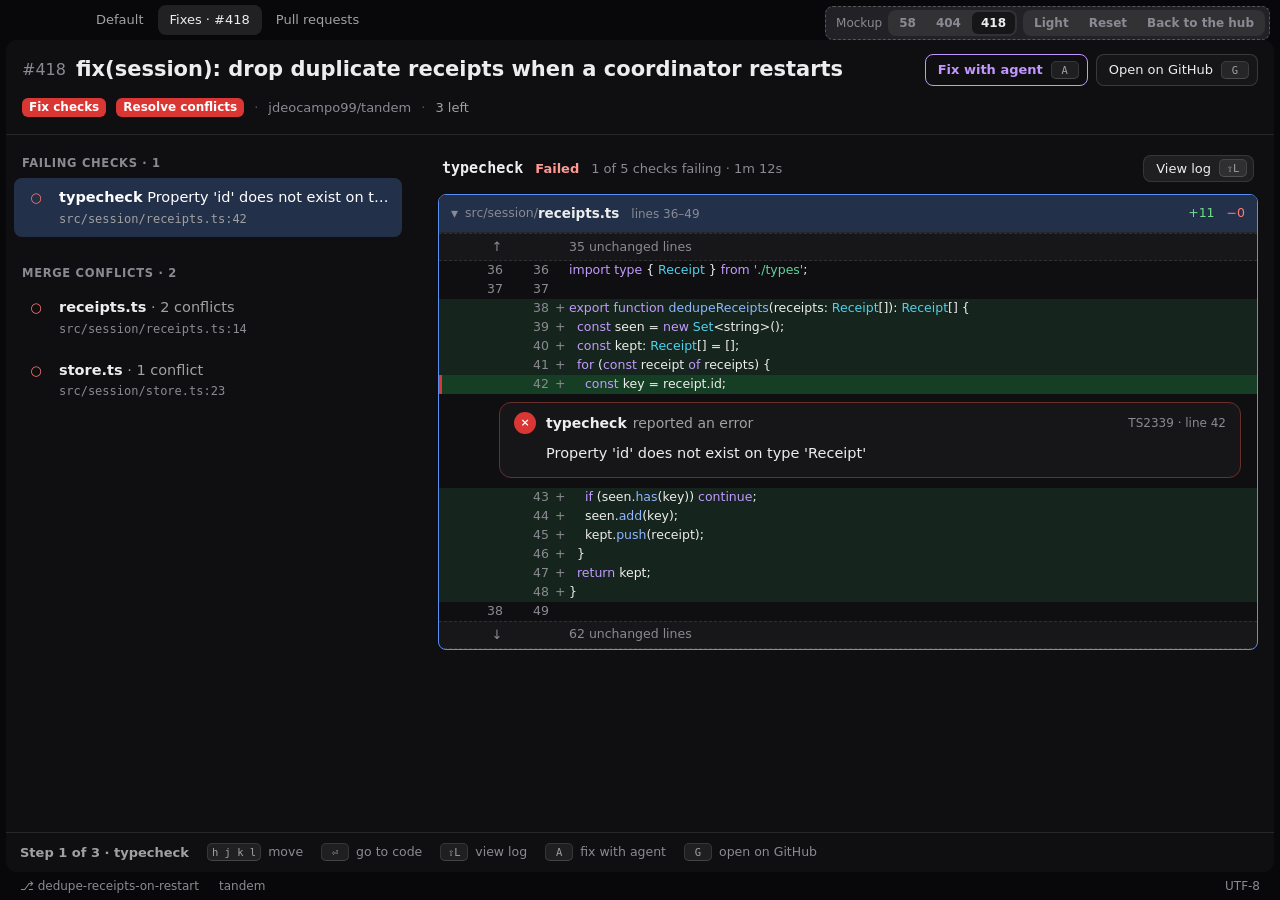
<file: docs/hub/mockups/pr-fixes.html>
<!doctype html>
<html lang="en">
<head>
<meta charset="utf-8">
<title>PR fixes</title>
<link rel="stylesheet" href="../../tern-tokens.css">
<link rel="stylesheet" href="../../../guide.css">
<style>
/* Tern window (mockup frame; Tern draws this). Same frame as review-fix.html. */
/* Tern's syntax token colors (highlight.css, kit-only). tern-tokens.css doesn't carry them; Tern sets them in the real page. */
:root {
  --tk-comment: var(--t3);
  --tk-keyword: light-dark(#8a3fd6, #c29bff);
  --tk-function: light-dark(#2448c4, #8fb6ff);
  --tk-string: light-dark(#1d7f52, #5fd39c);
  --tk-number: light-dark(#b25e00, #f5b54a);
  --tk-type: light-dark(#0b7894, #4fd2ee);
  --tk-punct: var(--t2);
}
html, body { margin: 0; height: 100%; }
body { font: 400 14px/1.5 var(--sans); color: var(--t1); background: var(--page); -webkit-font-smoothing: antialiased; overflow: hidden; }
button { font: inherit; color: inherit; }
.app { height: 100%; gap: 0; }
.tabbar { flex-shrink: 0; height: 40px; display: flex; align-items: center; gap: 2px; padding: 0 12px 0 84px; font-size: 13px; color: var(--t2); }
.tab { padding: 5px 12px; border-radius: var(--r-ctl); white-space: nowrap; }
.tab-on { background: var(--l2); color: var(--t1); }
.win { flex-grow: 1; min-height: 0; display: flex; gap: 6px; padding: 0 6px; }
.pane { position: relative; flex-grow: 1; min-width: 0; border-radius: 11px; background: var(--panel); overflow: hidden; display: flex; flex-direction: column; }
.statusline { flex-shrink: 0; height: 28px; display: flex; align-items: center; gap: 4px; padding: 0 12px; font-size: 12px; color: var(--t3); }
.sl-seg { padding: 2px 8px; border-radius: var(--r-chip); white-space: nowrap; }
.sl-sp { flex-grow: 1; }
.mock { position: fixed; top: 6px; right: 10px; z-index: 50; display: flex; gap: 6px; align-items: center; padding: 3px 4px 3px 10px; border-radius: var(--r-ctl); border: 1px dashed var(--l4); background: var(--pop-bg); font-size: 12px; color: var(--t3); }
.mseg { display: flex; gap: 2px; padding: 2px; border-radius: var(--r-ctl); background: var(--chip-bg); }
.mseg button { border: 0; background: transparent; padding: 2px 9px; border-radius: var(--r-chip); cursor: pointer; font-size: 12px; font-weight: 600; color: var(--t3); }
.mseg button:hover { color: var(--t1); }
.mseg button.on { background: var(--card); color: var(--t1); }

/* page: one scroller holding the pinned header, the two columns and the pinned hint bar */
.page { flex-grow: 1; min-height: 0; overflow-y: auto; display: flex; flex-direction: column; }
.page > * { flex-shrink: 0; }
.page > .gp-header { padding: 14px 16px 12px; }
.page > .gp-hintbar { margin-top: 0; overflow: hidden; }
.fx-guide { flex-grow: 1; padding: 20px 16px 28px; }
.gp-hb-mode { white-space: nowrap; }

/* header */
.gp-title-text { min-width: 0; overflow: hidden; text-overflow: ellipsis; white-space: nowrap; }
.fx-hdr { display: flex; gap: 8px; align-items: center; flex-shrink: 0; }
.fx-hdr .gp-btn { display: flex; gap: 8px; align-items: center; padding: 5px 8px 5px 12px; background: var(--card); border-color: var(--l3); }
.fx-hdr .gp-btn:hover { background: var(--l1); }
.fx-status { min-height: 28px; }
.fx-chip { flex-shrink: 0; padding: 0 7px; border-radius: var(--r-chip); font-family: var(--sans); font-size: 12px; font-weight: 650; line-height: 19px; white-space: nowrap; color: #fff; background: var(--gp-danger-fill); }
.fx-clear { font-weight: 600; color: var(--gp-added); }
.fx-repo { font-family: var(--sans); color: var(--t3); }
.gp-btn.fx-agent-btn, .fx-hdr .gp-btn.fx-agent-btn { font-weight: 600; color: var(--gp-suggestion); background: rgb(from var(--gp-suggestion) r g b / 12%); border-color: rgb(from var(--gp-suggestion) r g b / 40%); }
.gp-btn.fx-agent-btn:hover, .fx-hdr .gp-btn.fx-agent-btn:hover { background: rgb(from var(--gp-suggestion) r g b / 20%); }
.gp-btn.fx-off, .gp-btn.fx-off:hover { opacity: 0.5; cursor: default; }
.gp-btn.fx-off:active { transform: none; }
.fx-item-on { outline: 2px solid var(--gp-blue-line); outline-offset: 2px; }

/* left column: one step per problem */
.gp-ccard .fx-first { margin-top: 0; }
.fx-step { border-radius: var(--r-ctl); cursor: pointer; margin-bottom: 4px; padding: 2px 0; border: 1px solid transparent; }
.fx-step.gp-ol-herebox { padding: 2px 0; }
.fx-step:not(.gp-ol-herebox):hover { background: var(--l1); }
.fx-st-t { flex-grow: 1; min-width: 0; display: flex; flex-direction: column; gap: 1px; }
.fx-st-a { overflow: hidden; text-overflow: ellipsis; white-space: nowrap; font-weight: 400; }
.fx-who { font-weight: 650; color: var(--t1); }
.gp-ol-herebox .fx-who { color: var(--gp-blue-ink); }
.fx-st-f { display: flex; gap: 10px; align-items: baseline; font-family: var(--tv-font); font-size: 12px; font-weight: 400; color: var(--t3); min-width: 0; }
.gp-ol-herebox .fx-st-f { color: var(--t2); }
.fx-pth { min-width: 0; overflow: hidden; text-overflow: ellipsis; white-space: nowrap; }
.fx-state { margin-left: auto; flex-shrink: 0; font-family: var(--sans); font-size: 12px; font-weight: 600; }
.fx-state-done { color: var(--gp-added); }
.fx-state-work { color: var(--gp-suggestion); }
.fx-step .gp-ol-dot { font-size: 13px; }
.fx-step .gp-ol-dot.fx-dot-open, .gp-ol-herebox .gp-ol-dot.fx-dot-open { color: var(--gp-removed); }
.fx-step .gp-ol-dot.fx-dot-done, .gp-ol-herebox .gp-ol-dot.fx-dot-done { color: var(--gp-added); font-weight: 700; }
.fx-step .gp-ol-dot.fx-dot-work, .gp-ol-herebox .gp-ol-dot.fx-dot-work { color: var(--gp-suggestion); font-weight: 700; }
.fx-pf .gp-ol-herebox { background: var(--l1); border-color: var(--l2); }
.fx-pf .gp-ol-herebox .gp-ol-steptitle, .fx-pf .gp-ol-herebox .fx-who { color: var(--t1); }
.fx-gn { color: var(--t3); }
.fx-g { display: flex; flex-direction: column; }
.fx-gh { display: flex; gap: 10px; align-items: baseline; padding: 5px 8px; border-radius: var(--r-ctl); cursor: pointer; }
.fx-gh:hover { background: var(--l1); }
.fx-gh .gp-ol-dot { width: 26px; font-size: 14px; }
.fx-gt { font-family: var(--sans); font-size: 13.5px; color: var(--t3); }
.fx-gh:hover .fx-gt { color: var(--t1); }
.fx-gh .kbd { margin-left: auto; align-self: center; }
.fx-muted { font-family: var(--sans); font-size: 13px; line-height: 1.5; color: var(--t3); padding: 0 8px 0 44px; }

/* right column */
.gp-fhead .gp-fcaret { width: 14px; }
.gp-code { tab-size: 2; }
.fx-path { display: flex; align-items: center; gap: 0; }
.fx-fbtns { display: flex; gap: 8px; align-items: center; }
.fx-fbtns .gp-btn { display: flex; gap: 8px; align-items: center; padding: 2px 6px 2px 10px; font-size: 12.5px; }
.gp-gap { cursor: default; }
.fx-av { background: var(--l3); color: var(--t1); }
.fx-av-bad { background: var(--gp-danger-fill); color: #fff; }
.fx-msg > .gp-card-head { padding-top: 11px; }
.fx-msg + .fx-msg { border-top: 1px solid var(--l2); }
.fx-dim { opacity: 0.6; }
.gp-card-body p { margin: 0; }
.gp-card .gp-icode { font-family: var(--tv-font); font-size: 12.5px; }
.fx-composer { display: flex; flex-direction: column; gap: 8px; padding: 12px 14px 12px 46px; border-top: 1px solid var(--l2); }
.fx-ta { display: block; box-sizing: border-box; width: 100%; min-height: 64px; resize: none; padding: 8px 10px; border-radius: var(--r-ctl); border: 1px solid var(--l3); background: var(--chip-bg); font: 400 14px/1.5 var(--sans); color: var(--t1); outline: none; }
.fx-ta:focus { border-color: var(--gp-blue-line); }
.fx-ta::placeholder { color: var(--t3); }
.fx-crow { display: flex; gap: 8px; align-items: center; }
.fx-crow .gp-btn { display: flex; gap: 8px; align-items: center; padding: 3px 6px 3px 12px; }
.gp-btn.fx-ok { color: #fff; font-weight: 600; background: var(--gp-merge); border-color: transparent; }
.gp-btn.fx-ok:hover { background: var(--gp-merge-hover); }
.fx-ok .kbd { background: transparent; box-shadow: none; border: 1px solid rgba(255,255,255,0.35); color: rgba(255,255,255,0.85); }
.gp-card-foot .gp-btn { display: flex; gap: 8px; align-items: center; padding: 3px 6px 3px 12px; }
.fx-err { background: var(--gp-danger-wash); box-shadow: inset 3px 0 0 var(--gp-danger-fill); }
.fx-stack { display: flex; flex-direction: column; }
.fx-stack > * { flex-shrink: 0; }
.fx-chk { display: flex; gap: 12px; align-items: center; padding: 0 4px 12px; }
.fx-cname { font-family: var(--tv-font); font-size: 15px; font-weight: 650; }
.fx-cfail { font-family: var(--sans); font-size: 13px; font-weight: 600; color: var(--gp-danger-text); }
.fx-cmeta { font-family: var(--sans); font-size: 13px; color: var(--t3); }
.fx-chk .gp-btn { display: flex; gap: 8px; align-items: center; padding: 3px 6px 3px 12px; }
.fx-panel-note { display: flex; flex-direction: column; gap: 4px; font-family: var(--sans); }
.fx-panel-note .fx-t { font-size: 14.5px; color: var(--t1); }
.fx-panel-note .fx-n { font-size: 13px; color: var(--t3); }
.fx-cause { padding: 7px 12px; font-family: var(--sans); font-size: 12.5px; color: var(--t3); background: var(--sf-shade); border-top: 1px solid var(--l2); }
.fx-cause b { font-weight: 600; color: var(--t2); }
.fx-chead { padding: 5px 12px; font-family: var(--sans); font-size: 12.5px; color: var(--t3); background: var(--sf-shade); border-top: 1px dashed var(--l2); border-bottom: 1px dashed var(--l2); }
.fx-side { display: flex; flex-direction: column; }
.fx-side + .fx-side { border-top: 1px solid var(--l2); }
.fx-side > * { flex-shrink: 0; }
.fx-side-h { display: flex; gap: 10px; align-items: baseline; padding: 7px 12px; background: var(--sf-shade); border-bottom: 1px solid var(--l2); }
.fx-side-n { font-family: var(--sans); font-size: 13px; font-weight: 650; }
.fx-side-b { font-size: 12px; color: var(--t3); }
.fx-shared { opacity: 0.55; }
.fx-side .gp-row:last-child { margin-bottom: 0; }
.fx-pad { height: 6px; }

/* toast: Tern's, drawn here at the bottom of the pane */
.fx-toast { position: absolute; left: 50%; bottom: 56px; z-index: 30; display: flex; gap: 8px; align-items: center; padding: 7px 12px; border-radius: var(--r-ctl); background: var(--card); box-shadow: inset 0 0 0 1px var(--l3), 0 8px 24px -10px light-dark(rgba(30, 42, 90, 0.3), rgba(0, 0, 0, 0.7)); font-size: 13px; color: var(--t1); white-space: nowrap; pointer-events: none; opacity: 0; transform: translate(-50%, 6px); transition: opacity var(--gp-dur-out) var(--gp-ease-out), transform var(--gp-dur-in) var(--gp-ease-out); }
.fx-toast.show { opacity: 1; transform: translate(-50%, 0); }
.fx-toast .ok { font-weight: 700; color: var(--gp-added); }
.fx-toast .no { font-weight: 700; color: var(--gp-danger-text); }
@media (prefers-reduced-motion: reduce) { .fx-toast, .fx-toast.show { transform: translate(-50%, 0); transition: opacity 120ms ease; } }
</style>
</head>
<body>
<div class="gp-root app" id="root">
  <div class="tabbar"><span class="tab">Default</span><span class="tab tab-on" id="tabname"></span><span class="tab">Pull requests</span></div>
  <div class="win"><div class="pane"><div class="page" id="page"></div><div class="fx-toast" id="toast"></div></div></div>
  <div class="statusline" id="statusline"></div>
</div>
<div class="mock" id="mock">Mockup
  <div class="mseg" id="prsw"></div>
  <div class="mseg"><button id="theme"></button><button id="reset">Reset</button><button id="hub">Back to the hub</button></div>
</div>
<script>
/* PR Guide on one of the reader's own PRs, from the hub's Needs fixes column. The page leads with what needs
   fixing: requested changes, comments, failing checks and merge conflicts, one step each. */

/* ---- sample data ---- */
const PRS = {
  58: {
    num: 58, repo: 'jdeocampo99/tern-pr-guide', branch: 'skip-removed-lines',
    title: 'Guided view: steps point at removed lines too',
    bot: { name: 'CodeRabbit', note: 'Reviewed 3 files and left 2 nitpicks. Bot reviews aren\u2019t counted as requested changes.' },
    steps: [
      {
        kind: 'change', lang: 'luau', author: 'maria-k', action: 'requested changes', line: 142,
        msgs: [{ who: 'maria-k', text: 'Steps should skip removed lines; step 3 now points at a deleted line.' }],
        file: {
          dir: 'src/', base: 'guide.luau', start: 138, before: 137, after: 51,
          rows: [
            ['c', 'local function stepTargets(change: Change): { number }'],
            ['c', '\tlocal targets = {}'],
            ['c', '\tfor _, line in change.lines do'],
            ['d', '\t\tif line.kind \u27e6== "added"\u27e7 then'],
            ['a', '\t\tif line.kind \u27e6~= "context"\u27e7 then'],
            ['a', '\t\t\ttable.insert(targets, \u27e6line.new or line.old\u27e7)'],
            ['c', '\t\tend'],
            ['c', '\tend'],
            ['c', '\treturn targets'],
            ['c', 'end'],
          ],
        },
      },
    ],
  },
  404: {
    num: 404, repo: 'acme/web', branch: 'promo-survives-reprice',
    title: 'Checkout: keep the promo code when the cart re-prices',
    steps: [
      {
        kind: 'comment', lang: 'ts', author: 'maria-k', action: 'commented', line: 57,
        msgs: [
          { who: 'maria-k', text: 'Does the promo code survive a currency change?\n`reprice` rebuilds `promo` from `next.promoCode`, which is undefined when only `currency` changes.' },
          { who: 'devon', text: 'Hit this in QA: switching from USD to EUR drops SPRING10.' },
        ],
        file: {
          dir: 'src/cart/', base: 'reprice.ts', start: 51, before: 50, after: 84,
          rows: [
            ['c', 'export function reprice(cart: Cart, next: PriceInput): Cart {'],
            ['c', '  const rates = rateTable(next.currency);'],
            ['c', '  const items = cart.items.map(item => ({'],
            ['c', '    ...item,'],
            ['c', '    unitPrice: convert(item.basePrice, rates),'],
            ['c', '  }));'],
            ['d', '  const promo = \u27e6cart.promo\u27e7;'],
            ['a', '  const promo = \u27e6next.promoCode ? findPromo(next.promoCode) : null\u27e7;'],
            ['a', '  const subtotal = sum(items.map(i => i.unitPrice * i.quantity));'],
            ['c', '  return {'],
            ['c', '    ...cart,'],
            ['c', '    items,'],
            ['c', '    promo,'],
            ['a', '    total: applyDiscount(subtotal, promo),'],
            ['c', '  };'],
            ['c', '}'],
          ],
        },
      },
      {
        kind: 'comment', lang: 'ts', author: 'devon', action: 'suggested a change', line: 12,
        msgs: [{ who: 'devon', text: 'Could this test have a clearer name?\n`works with promo` doesn\u2019t say what it checks. Maybe `keeps the promo code when the currency changes`.' }],
        file: {
          dir: 'src/cart/', base: 'reprice.test.ts', start: 8, before: 7, after: 21,
          rows: [
            ['c', "import { reprice } from './reprice';"],
            ['c', "import { makeCart } from '../testing/cart';"],
            ['c', ''],
            ['c', "describe('reprice', () => {"],
            ['a', "  it('\u27e6works with promo\u27e7', () => {"],
            ['a', "    const cart = makeCart({ currency: 'USD', promoCode: 'SPRING10' });"],
            ['a', "    const next = reprice(cart, { currency: 'EUR', promoCode: 'SPRING10' });"],
            ['a', "    expect(next.promo?.code).toBe('SPRING10');"],
            ['a', '  });'],
            ['c', '});'],
          ],
        },
      },
    ],
  },
  418: {
    num: 418, repo: 'jdeocampo99/tandem', branch: 'dedupe-receipts-on-restart',
    title: 'fix(session): drop duplicate receipts when a coordinator restarts',
    steps: [
      {
        kind: 'check', lang: 'ts', name: 'typecheck', failing: 1, total: 5, took: '1m 12s', summary: 'tsc --noEmit found 1 error.',
        /* GitHub returns every annotation; the guide drops the noise (see usable()). */
        annotations: [
          { path: 'src/session/receipts.ts', line: 42, msg: "Property 'id' does not exist on type 'Receipt'", rule: 'TS2339' },
          { path: '.github/workflows/ci.yml', line: 17, msg: 'Process completed with exit code 2.' },
        ],
        file: {
          dir: 'src/session/', base: 'receipts.ts', start: 36, before: 35, after: 62,
          rows: [
            ['c', "import type { Receipt } from './types';"],
            ['c', ''],
            ['a', 'export function dedupeReceipts(receipts: Receipt[]): Receipt[] {'],
            ['a', '  const seen = new Set<string>();'],
            ['a', '  const kept: Receipt[] = [];'],
            ['a', '  for (const receipt of receipts) {'],
            ['a', '    const key = receipt.id;'],
            ['a', '    if (seen.has(key)) continue;'],
            ['a', '    seen.add(key);'],
            ['a', '    kept.push(receipt);'],
            ['a', '  }'],
            ['a', '  return kept;'],
            ['a', '}'],
            ['c', ''],
          ],
        },
      },
      {
        kind: 'conflict', lang: 'ts', dir: 'src/session/', base: 'receipts.ts',
        cause: { pr: 415, title: 'refactor(session): receipts keyed by coordinator', by: 'devon' },
        conflicts: [
          {
            start: 14,
            branch: [
              'export function addReceipt(store: Store, receipt: Receipt): void {',
              '  if (store.receipts.has(receipt.id)) return;',
              '  store.receipts.set(receipt.id, receipt);',
              '}',
            ],
            main: [
              'export function addReceipt(store: Store, receipt: Receipt): void {',
              '  const bucket = store.receipts.get(receipt.coordinatorId) ?? new Map<string, Receipt>();',
              '  bucket.set(receipt.key, receipt);',
              '  store.receipts.set(receipt.coordinatorId, bucket);',
              '}',
            ],
          },
          {
            start: 71,
            branch: [
              'export function receiptsSince(store: Store, since: number): Receipt[] {',
              '  return [...store.receipts.values()].filter(r => r.at >= since);',
              '}',
            ],
            main: [
              'export function receiptsSince(store: Store, since: number): Receipt[] {',
              '  return [...store.receipts.values()]',
              '    .flatMap(bucket => [...bucket.values()])',
              '    .filter(r => r.at >= since);',
              '}',
            ],
          },
        ],
      },
      {
        kind: 'conflict', lang: 'ts', dir: 'src/session/', base: 'store.ts',
        cause: { pr: 415, title: 'refactor(session): receipts keyed by coordinator', by: 'devon' },
        conflicts: [
          {
            start: 23,
            branch: [
              'export function createStore(): Store {',
              '  return { receipts: new Map<string, Receipt>(), seenRestart: false };',
              '}',
            ],
            main: [
              'export function createStore(): Store {',
              '  return { receipts: new Map<string, Map<string, Receipt>>(), seenRestart: false };',
              '}',
            ],
          },
        ],
      },
    ],
  },
};

const GROUPS = [['change', 'Requested changes'], ['comment', 'Comments'], ['check', 'Failing checks'], ['conflict', 'Merge conflicts']];
const CHIPS = { change: 'Address changes', comment: 'Reply', check: 'Fix checks', conflict: 'Resolve conflicts' };

/* Annotations under .github/ and the runner's exit-code line say nothing about the code. */
const usable = (check, noann) => check.annotations.filter(a => !a.path.startsWith('.github/') && !/Process completed with exit code/.test(a.msg) && !(noann && a.rule));

/* ---- state ---- */
const q = new URLSearchParams(location.search);
const PR = PRS[q.get('pr')] || PRS[418];
const STEPS = PR.steps;
const N = STEPS.length;
const NOANN = !!q.get('noann');
if (q.get('t')) document.documentElement.style.colorScheme = q.get('t');
const theme = () => document.documentElement.style.colorScheme || 'dark';

const S = {};
function initial() {
  Object.assign(S, {
    cur: Math.max(0, Math.min(N - 1, +(q.get('cur') || 0))),
    focus: q.get('focus') === 'panel' ? 'panel' : 'steps', item: 0,
    st: {}, extra: {}, composing: false, draft: '', bot: !!q.get('bot'), working: false, mouse: true, enter: false,
  });
  if (q.get('reply') && STEPS[S.cur].msgs) { S.composing = true; S.focus = 'panel'; }
}
initial();
let fixTimer;

/* ---- helpers ---- */
const kbd = k => `<span class="kbd">${k}</span>`;
const esc = s => s.replace(/&/g, '&amp;').replace(/</g, '&lt;').replace(/>/g, '&gt;');
const md = s => esc(s).replace(/`([^`]+)`/g, '<code class="gp-icode">$1</code>');
const bare = s => s.replace(/`/g, '');
const initialOf = who => who[0].toUpperCase();
const isThread = s => s.kind === 'change' || s.kind === 'comment';
const isDone = i => S.st[i] === 'resolved' || S.st[i] === 'fixed';
const msgsOf = i => STEPS[i].msgs.concat(S.extra[i] || []);
const pathOf = s => s.kind === 'check' ? (usable(s, NOANN)[0] ? `${s.file.dir}${s.file.base}:${usable(s, NOANN)[0].line}` : '')
  : s.kind === 'conflict' ? `${s.dir}${s.base}:${s.conflicts[0].start}` : `${s.file.dir}${s.file.base}:${s.line}`;
const prUrl = () => `https://github.com/${PR.repo}/pull/${PR.num}`;

/* A small highlighter for Luau and TypeScript: Tern colors the real thing. */
const LANG = {
  ts: { kw: new Set(['import', 'from', 'export', 'const', 'let', 'async', 'function', 'await', 'return', 'type', 'as', 'for', 'of', 'if', 'continue', 'new', 'void']), re: /(\/\/.*)|('(?:[^'\\]|\\.)*'|"(?:[^"\\]|\\.)*"|`[^`]*`)|(\b0x[0-9a-f]+\b|\b\d+\b)|([A-Za-z_$][\w$]*)/gi },
  luau: { kw: new Set(['local', 'function', 'for', 'in', 'do', 'if', 'then', 'else', 'elseif', 'end', 'return', 'not', 'and', 'or', 'nil', 'true', 'false', 'while', 'type', 'export']), re: /(--.*)|('(?:[^'\\]|\\.)*'|"(?:[^"\\]|\\.)*")|(\b0x[0-9a-f]+\b|\b\d+\b)|([A-Za-z_][\w]*)/gi },
};
function hl(s, lang) {
  const L = LANG[lang], re = new RegExp(L.re.source, 'gi');
  let out = '', last = 0, m;
  while ((m = re.exec(s))) {
    out += esc(s.slice(last, m.index));
    last = re.lastIndex;
    const t = m[0];
    if (m[1]) out += `<span class="gp-tk-com">${esc(t)}</span>`;
    else if (m[2]) out += `<span class="gp-tk-str">${esc(t)}</span>`;
    else if (m[3]) out += `<span class="gp-tk-num">${t}</span>`;
    else if (L.kw.has(t)) out += `<span class="gp-tk-kw">${t}</span>`;
    else if (s[last] === '(') out += `<span class="gp-tk-fn">${t}</span>`;
    else if (/^[A-Z]/.test(t)) out += `<span class="gp-tk-type">${t}</span>`;
    else out += t;
  }
  return out + esc(s.slice(last));
}
/* \u27e6 \u27e7 marks the words that changed inside a line */
const lineHtml = (s, lang) => s.split(/\u27e6|\u27e7/).map((p, i) => i % 2 ? `<span class="gp-chg">${hl(p, lang)}</span>` : hl(p, lang)).join('');

/* ---- the code excerpt: file header, line numbers, washes, a card pinned under its line ---- */
const gap = (arrow, n) => `<div class="gp-gap"><span class="gp-gap-gut">${arrow}</span><span class="gp-gap-count">${n} unchanged lines</span></div>`;

function excerpt(s, pins) {
  const f = s.file, pinMap = new Map(pins.map(p => [p.line, p]));
  let o = f.start, n = f.start, a = 0, d = 0, seg = '';
  const blocks = [];
  const flush = () => { if (seg) { blocks.push(`<div class="gp-hscroll"><div class="gp-hlines">${seg}</div></div>`); seg = ''; } };
  for (const [k, text] of f.rows) {
    const go = k !== 'a' ? o++ : '', gn = k !== 'd' ? n++ : '';
    const pin = k !== 'd' ? pinMap.get(gn) : null;
    const cls = (k === 'a' ? 'gp-add' : k === 'd' ? 'gp-del' : 'gp-ctx') + (pin ? ` gp-on ${pin.cls || ''}` : '');
    if (k === 'a') a++; if (k === 'd') d++;
    seg += `<div class="gp-row ${cls}"><span class="gp-plus-none"></span><span class="gp-gut">${go}</span><span class="gp-gut">${gn}</span><span class="gp-sign">${k === 'a' ? '+' : k === 'd' ? '\u2212' : ' '}</span><span class="gp-code">${lineHtml(text, s.lang)}</span></div>`;
    if (pin) { flush(); blocks.push(pin.html); }
  }
  flush();
  return `<div class="gp-excerpt gp-current">
    <div class="gp-fhead">
      <span class="fx-path"><span class="gp-fcaret">\u25be</span><span class="gp-fdir">${f.dir}</span><span class="gp-fbase">${f.base}</span></span>
      <span class="gp-frange">lines ${f.start}\u2013${n - 1}</span>
      <span class="gp-fspacer"></span><span class="gp-adds">+${a}</span><span class="gp-dels">\u2212${d}</span>
    </div>
    <div class="gp-body">${gap('\u2191', f.before)}${blocks.join('')}${gap('\u2193', f.after)}</div>
  </div>`;
}

/* ---- right column, one renderer per kind of step ---- */
const on = (i, act) => S.focus === 'panel' && !S.composing && items(S.cur)[S.item] === act ? 'fx-item-on' : '';

function thread(s, i) {
  const done = S.st[i] === 'resolved', who = s.msgs[0].who;
  const msgs = msgsOf(i).map(m => `<div class="fx-msg ${done ? 'fx-dim' : ''}">
      <div class="gp-card-head"><span class="gp-avatar ${m.who === 'jdeocampo99' ? 'gp-avatar-you' : 'fx-av'}">${initialOf(m.who)}</span>
        <span class="gp-card-line"><span class="gp-card-who">${m.who}</span>${m === s.msgs[0] ? `<span class="gp-card-action">${s.action}</span>` : '<span class="gp-card-action">replied</span>'}</span>${m === s.msgs[0] ? `<span class="gp-card-where">line ${s.line}</span>` : ''}</div>
      <div class="gp-card-body">${m.text.split('\n').map(p => `<p>${md(p)}</p>`).join('')}</div>
    </div>`).join('');
  const foot = S.composing
    ? `<div class="fx-composer ${S.enter ? 'gp-enter-panel' : ''}"><textarea class="fx-ta" id="ta" placeholder="Reply to @${who}" aria-label="Reply to ${who}">${esc(S.draft)}</textarea>
        <div class="fx-crow"><button class="gp-btn fx-ok" data-act="post">Reply ${kbd('\u2318\u23ce')}</button><button class="gp-btn gp-btn-ghost" data-act="cancel">Cancel ${kbd('Esc')}</button></div></div>`
    : `<div class="gp-card-foot"><button class="gp-btn ${on(i, 'reply')}" data-act="reply">Reply ${kbd('R')}</button>
        <button class="gp-btn ${on(i, 'resolve')}" data-act="resolve">${done ? 'Unresolve' : 'Resolve'} ${kbd('E')}</button>
        <span style="flex-grow:1"></span>${done ? `<span class="gp-card-state gp-card-state-added">\u2713 Resolved</span>` : ''}</div>`;
  const tone = s.kind === 'change' && !done ? 'gp-card-problem' : '';
  const card = `<div class="gp-card ${tone} ${S.composing ? 'gp-card-composer' : ''}">${msgs}${foot}</div>`;
  return excerpt(s, [{ line: s.line, html: card }]);
}

function check(s, i) {
  const anns = usable(s, NOANN);
  const strip = `<div class="fx-chk"><span class="fx-cname">${s.name}</span><span class="fx-cfail">Failed</span><span class="fx-cmeta">${s.failing} of ${s.total} checks failing \u00b7 ${s.took}</span><span class="gp-fspacer"></span>
    <button class="gp-btn ${on(i, 'log')}" data-act="log">View log ${kbd('\u21e7L')}</button></div>`;
  if (!anns.length) {
    return `<div class="fx-stack">${strip}<div class="gp-panel fx-panel-note"><span class="fx-t">${s.summary}</span><span class="fx-n">No annotations on source files.</span></div></div>`;
  }
  const pins = anns.filter(a => a.path === s.file.dir + s.file.base).map(a => ({
    line: a.line, cls: 'fx-err',
    html: `<div class="gp-card gp-card-problem"><div class="gp-card-head"><span class="gp-avatar fx-av-bad">\u00d7</span>
        <span class="gp-card-line"><span class="gp-card-who">${s.name}</span><span class="gp-card-action">reported an error</span></span><span class="gp-card-where">${a.rule ? a.rule + ' \u00b7 ' : ''}line ${a.line}</span></div>
        <div class="gp-card-body"><p>${esc(a.msg)}</p></div></div>`,
  }));
  return `<div class="fx-stack">${strip}${excerpt(s, pins)}</div>`;
}

function sideBlock(c, label, detail, lines, other) {
  const shared = new Set(other);
  const rows = lines.map((t, k) => `<div class="gp-row ${t === '' || shared.has(t) ? 'fx-shared' : ''}"><span class="gp-plus-none"></span><span class="gp-gut">${c.start + k}</span><span class="gp-sign"></span><span class="gp-code">${hl(t, 'ts')}</span></div>`).join('');
  return `<div class="fx-side"><div class="fx-side-h"><span class="fx-side-n">${label}</span><span class="fx-side-b">${detail}</span></div><div class="gp-hscroll"><div class="gp-hlines">${rows}<div class="fx-pad"></div></div></div></div>`;
}

function conflict(s, i) {
  const n = s.conflicts.length;
  const blocks = s.conflicts.map((c, j) => `<div class="fx-chead">Conflict ${j + 1} of ${n} \u00b7 lines ${c.start}\u2013${c.start + Math.max(c.branch.length, c.main.length) - 1}</div>`
    + sideBlock(c, 'Your branch', PR.branch, c.branch, c.main) + sideBlock(c, 'main', 'origin/main', c.main, c.branch)).join('');
  return `<div class="gp-excerpt gp-current">
    <div class="gp-fhead">
      <span class="fx-path"><span class="gp-fcaret">\u25be</span><span class="gp-fdir">${s.dir}</span><span class="gp-fbase">${s.base}</span></span>
      <span class="gp-frange">${n} ${n === 1 ? 'conflict' : 'conflicts'}</span><span class="gp-fspacer"></span>
      <span class="fx-fbtns"><button class="gp-btn fx-agent-btn ${on(i, 'agent')}" data-act="agent">Fix with agent ${kbd('A')}</button>
        <button class="gp-btn ${on(i, 'github')}" data-act="github">Resolve on GitHub ${kbd('G')}</button></span>
    </div>
    <div class="fx-cause">Main changed this in <b>#${s.cause.pr}</b> ${s.cause.title} by @${s.cause.by}</div>
    <div class="gp-body">${blocks}</div>
  </div>`;
}

/* The things the panel's j and k move between. */
function items(i) {
  const s = STEPS[i];
  return isThread(s) ? ['reply', 'resolve'] : s.kind === 'check' ? ['log'] : ['agent', 'github'];
}

/* ---- left column: the problems as steps ---- */
function stepRow(s, i) {
  const here = i === S.cur, st = S.st[i];
  const dot = isDone(i) ? '\u2713' : st === 'working' ? '\u2026' : '\u25cb';
  const dcls = isDone(i) ? 'fx-dot-done' : st === 'working' ? 'fx-dot-work' : 'fx-dot-open';
  let who, text;
  if (isThread(s)) { who = '@' + s.author; text = bare(s.msgs[0].text.split('\n')[0]); }
  else if (s.kind === 'check') { who = s.name; text = usable(s, NOANN)[0]?.msg ?? s.summary; }
  else { who = s.base; text = `\u00b7 ${s.conflicts.length} ${s.conflicts.length === 1 ? 'conflict' : 'conflicts'}`; }
  const state = st === 'resolved' ? '<span class="fx-state fx-state-done">Resolved</span>' : st === 'fixed' ? '<span class="fx-state fx-state-done">Fixed</span>'
    : st === 'working' ? '<span class="fx-state fx-state-work">Agent fixing\u2026</span>' : '';
  return `<div class="fx-step ${here ? 'gp-ol-herebox' : ''}" data-step="${i}">
    <div class="gp-ol-step ${here ? 'gp-ol-here' : ''}"><span class="gp-ol-dot ${dcls}">${dot}</span>
      <span class="gp-ol-steptitle fx-st-t"><span class="fx-st-a" title="${esc(who + ' ' + text)}"><span class="fx-who">${esc(who)}</span> ${esc(text)}</span>
        <span class="fx-st-f"><span class="fx-pth">${pathOf(s)}</span>${state}</span></span></div>
  </div>`;
}

function outline() {
  let first = true;
  const groups = GROUPS.map(([kind, label]) => {
    const rows = STEPS.map((s, i) => [s, i]).filter(([s]) => s.kind === kind);
    if (!rows.length) return '';
    const h = `<div class="gp-ccard-h ${first ? 'fx-first' : ''}">${label}<span class="fx-gn"> \u00b7 ${rows.length}</span></div><div class="gp-ccard-steps">${rows.map(([s, i]) => stepRow(s, i)).join('')}</div>`;
    first = false;
    return h;
  }).join('');
  const bot = PR.bot ? `<div class="gp-ccard-h">Not counted</div><div class="gp-ccard-steps"><div class="fx-g">
      <div class="fx-gh" data-act="bot"><span class="gp-ol-dot">${S.bot ? '\u25be' : '\u25b8'}</span><span class="fx-gt">${PR.bot.name}<span class="fx-gn"> \u00b7 bot review</span></span>${kbd('B')}</div>
      ${S.bot ? `<div class="fx-muted">${PR.bot.note}</div>` : ''}</div></div>` : '';
  return groups + bot;
}

/* ---- header and hint bar ---- */
function header() {
  const open = STEPS.map((s, i) => [s, i]).filter(([, i]) => !isDone(i));
  const kinds = GROUPS.map(g => g[0]).filter(k => open.some(([s]) => s.kind === k));
  const chips = kinds.length ? kinds.map(k => `<span class="fx-chip">${CHIPS[k]}</span>`).join('') : '<span class="fx-clear">Nothing left to fix</span>';
  const left = kinds.length ? `<span class="gp-status-sep">\u00b7</span><span class="gp-status-text">${open.length} left</span>` : '';
  const atConflict = STEPS[S.cur].kind === 'conflict';
  const dis = !open.length || S.working;
  return `<div class="gp-header"><div class="gp-title"><span class="gp-title-num">#${PR.num}</span><span class="gp-title-text">${esc(PR.title)}</span><span class="gp-fspacer"></span>
      <div class="fx-hdr"><button class="gp-btn fx-agent-btn ${dis ? 'fx-off' : ''}" data-act="agent">Fix with agent ${kbd('A')}</button>
        <button class="gp-btn" data-act="pr">Open on GitHub ${kbd(atConflict ? '\u21e7G' : 'G')}</button></div></div>
    <div class="gp-status fx-status">${chips}<span class="gp-status-sep">\u00b7</span><span class="fx-repo">${PR.repo}</span>${left}</div></div>`;
}

function hintbar() {
  const item = (k, l) => `<span class="gp-hb-item">${kbd(k)}<span class="gp-hb-label">${l}</span></span>`;
  const s = STEPS[S.cur];
  if (S.composing) return `<div class="gp-hintbar"><span class="gp-hb-mode">Replying to @${s.msgs[0].who}</span>${item('\u2318\u23ce', 'post reply')}${item('Esc', 'cancel')}</div>`;
  const short = isThread(s) ? s.file.base : s.kind === 'check' ? s.name : s.base;
  const keys = [item('h j k l', 'move'), item('\u23ce', S.focus === 'steps' ? 'go to code' : 'choose')];
  if (isThread(s)) keys.push(item('R', 'reply'), item('E', S.st[S.cur] === 'resolved' ? 'unresolve' : 'resolve'));
  if (s.kind === 'check') keys.push(item('\u21e7L', 'view log'));
  keys.push(item('A', 'fix with agent'), item('G', s.kind === 'conflict' ? 'resolve on GitHub' : 'open on GitHub'));
  if (s.kind === 'conflict') keys.push(item('\u21e7G', 'open PR'));
  if (PR.bot) keys.push(item('B', 'bot review'));
  return `<div class="gp-hintbar"><span class="gp-hb-mode">Step ${S.cur + 1} of ${N} \u00b7 ${short}</span>${keys.join('')}</div>`;
}

function render() {
  const page = document.getElementById('page'), top = page.scrollTop, s = STEPS[S.cur];
  const root = document.getElementById('root');
  root.classList.toggle('gp-soft', S.mouse);
  root.classList.toggle('fx-pf', S.focus === 'panel');
  const panel = isThread(s) ? thread(s, S.cur) : s.kind === 'check' ? check(s, S.cur) : conflict(s, S.cur);
  page.innerHTML = header() + `<div class="fx-guide"><div class="gp-guide">
      <div class="gp-outline gp-ccard gp-sticky">${outline()}</div>
      <div class="gp-code-col">${panel}</div>
    </div></div>` + hintbar();
  page.scrollTop = top;
  document.getElementById('theme').textContent = theme() === 'light' ? 'Dark' : 'Light';
  document.getElementById('tabname').textContent = `Fixes \u00b7 #${PR.num}`;
  document.getElementById('statusline').innerHTML = `<span class="sl-seg">\u2387 ${PR.branch}</span><span class="sl-seg">${PR.repo.split('/')[1]}</span><span class="sl-sp"></span><span class="sl-seg">UTF-8</span>`;
  document.getElementById('prsw').innerHTML = Object.keys(PRS).map(n => `<button class="${+n === PR.num ? 'on' : ''}" data-pr="${n}">${n}</button>`).join('');
  S.enter = false;
  if (S.composing) { const ta = document.getElementById('ta'); ta.focus(); ta.setSelectionRange(ta.value.length, ta.value.length); }
}

let toastTimer;
function toast(t, ok = true) {
  const el = document.getElementById('toast');
  el.innerHTML = `<span class="${ok ? 'ok' : 'no'}">${ok ? '\u2713' : '\u00d7'}</span>${t}`;
  el.classList.add('show');
  clearTimeout(toastTimer);
  toastTimer = setTimeout(() => el.classList.remove('show'), 2400);
}

/* every action runs the same way from its button and from its key */
const plural = (n, w) => `${n} ${w}${n === 1 ? '' : 's'}`;
const A = {
  select: i => { S.cur = Math.max(0, Math.min(N - 1, i)); S.item = 0; S.composing = false; render(); },
  move: d => {
    if (S.focus === 'steps') return A.select(S.cur + d);
    S.item = Math.max(0, Math.min(items(S.cur).length - 1, S.item + d)); render();
  },
  toPanel: () => { S.focus = 'panel'; S.item = 0; render(); },
  toSteps: () => { S.focus = 'steps'; render(); },
  press: () => { if (S.focus === 'steps') return A.toPanel(); A[items(S.cur)[S.item]](); },
  reply: () => { if (!isThread(STEPS[S.cur])) return; S.composing = true; S.draft = ''; S.focus = 'panel'; S.enter = S.mouse; render(); },
  cancel: () => { S.composing = false; render(); },
  post: () => {
    const text = S.draft.trim();
    if (!text) { toast('Couldn\u2019t post the reply: it\u2019s empty', false); return; }
    (S.extra[S.cur] = S.extra[S.cur] || []).push({ who: 'jdeocampo99', text });
    S.composing = false; render(); toast(`Replied to @${STEPS[S.cur].msgs[0].who}`);
  },
  resolve: () => {
    if (!isThread(STEPS[S.cur])) return;
    const was = S.st[S.cur] === 'resolved';
    S.st[S.cur] = was ? undefined : 'resolved'; render(); toast(was ? 'Reopened the thread' : 'Resolved the thread');
  },
  log: () => { if (STEPS[S.cur].kind === 'check') toast(`Opened the ${STEPS[S.cur].name} log on GitHub`); },
  github: () => {
    if (STEPS[S.cur].kind === 'conflict') toast(`Opened github.com/${PR.repo}/pull/${PR.num}/conflicts`);
    else toast(`Opened github.com/${PR.repo}/pull/${PR.num}`);
  },
  pr: () => { STEPS[S.cur].kind === 'conflict' ? toast(`Opened github.com/${PR.repo}/pull/${PR.num}`) : A.github(); },
  bot: () => { if (PR.bot) { S.bot = !S.bot; render(); } },
  agent: () => {
    const open = STEPS.map((s, i) => i).filter(i => !isDone(i));
    if (S.working) { toast('Couldn\u2019t start the agent: it\u2019s already working', false); return; }
    if (!open.length) { toast('Couldn\u2019t start the agent: nothing left to fix', false); return; }
    S.working = true; open.forEach(i => { S.st[i] = 'working'; }); render();
    toast(`Agent started on ${plural(open.length, 'problem')}`);
    fixTimer = setTimeout(() => { S.working = false; open.forEach(i => { S.st[i] = 'fixed'; }); render(); toast(`Agent fixed ${plural(open.length, 'problem')}`); }, 1800);
  },
};

const go = href => { location.href = href; };
document.addEventListener('click', e => {
  S.mouse = true;
  const t = e.target;
  if (t.id === 'theme') { const r = document.documentElement; r.style.colorScheme = theme() === 'light' ? 'dark' : 'light'; render(); return; }
  if (t.id === 'reset') { clearTimeout(fixTimer); initial(); render(); return; }
  if (t.id === 'hub') { go('index.html?agent=1&t=' + theme()); return; }
  if (t.dataset.pr) { go(`pr-fixes.html?pr=${t.dataset.pr}&t=${theme()}`); return; }
  const ab = t.closest('[data-act]'); if (ab) { const a = ab.dataset.act; if (items(S.cur).includes(a)) { S.focus = 'panel'; S.item = items(S.cur).indexOf(a); } A[a](); return; }
  const st = t.closest('[data-step]'); if (st) { S.focus = 'steps'; A.select(+st.dataset.step); }
});

document.addEventListener('input', e => { if (e.target.id === 'ta') S.draft = e.target.value; });

document.addEventListener('keydown', e => {
  if ((e.metaKey || e.ctrlKey) && e.key === 'Enter') { if (S.composing) { e.preventDefault(); S.mouse = false; A.post(); } return; }
  if (e.metaKey || e.ctrlKey || e.altKey) return;
  S.mouse = false;
  if (S.composing) { if (e.key === 'Escape') { e.preventDefault(); A.cancel(); } return; }
  const run = {
    j: () => A.move(1), ArrowDown: () => A.move(1), k: () => A.move(-1), ArrowUp: () => A.move(-1),
    l: () => S.focus === 'steps' && A.toPanel(), ArrowRight: () => S.focus === 'steps' && A.toPanel(),
    h: () => A.toSteps(), ArrowLeft: () => A.toSteps(), Escape: () => A.toSteps(),
    Enter: A.press, r: A.reply, e: A.resolve, L: A.log, a: A.agent, g: A.github, G: A.pr, b: A.bot,
  }[e.key];
  if (run) { e.preventDefault(); document.activeElement?.blur?.(); run(); }
});
render();
</script>
</body>
</html>
</file>
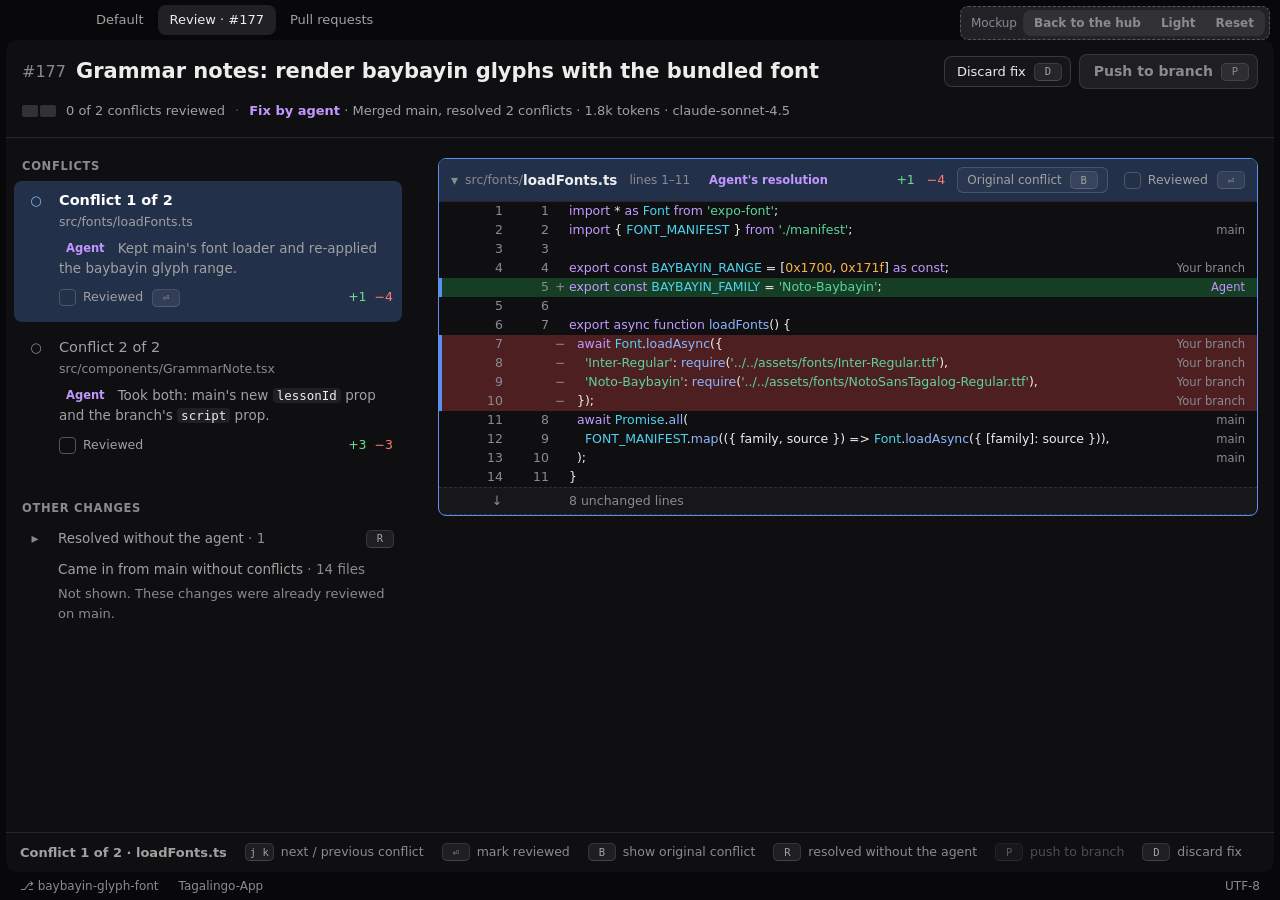
<file: docs/hub/mockups/review-fix.html>
<!doctype html>
<html lang="en">
<head>
<meta charset="utf-8">
<title>Review fix · #177</title>
<link rel="stylesheet" href="../../tern-tokens.css">
<link rel="stylesheet" href="../../../guide.css">
<style>
/* Tern window (mockup frame; Tern draws this). Same frame as index.html. */
/* Tern's syntax token colors (highlight.css, kit-only). tern-tokens.css doesn't carry them; Tern sets them in the real page. */
:root {
  --tk-comment: var(--t3);
  --tk-keyword: light-dark(#8a3fd6, #c29bff);
  --tk-function: light-dark(#2448c4, #8fb6ff);
  --tk-string: light-dark(#1d7f52, #5fd39c);
  --tk-number: light-dark(#b25e00, #f5b54a);
  --tk-type: light-dark(#0b7894, #4fd2ee);
  --tk-punct: var(--t2);
}
html, body { margin: 0; height: 100%; }
body { font: 400 14px/1.5 var(--sans); color: var(--t1); background: var(--page); -webkit-font-smoothing: antialiased; overflow: hidden; }
button { font: inherit; color: inherit; }
.app { height: 100%; gap: 0; }
.tabbar { flex-shrink: 0; height: 40px; display: flex; align-items: center; gap: 2px; padding: 0 12px 0 84px; font-size: 13px; color: var(--t2); }
.tab { padding: 5px 12px; border-radius: var(--r-ctl); white-space: nowrap; }
.tab-on { background: var(--l2); color: var(--t1); }
.win { flex-grow: 1; min-height: 0; display: flex; gap: 6px; padding: 0 6px; }
.pane { position: relative; flex-grow: 1; min-width: 0; border-radius: 11px; background: var(--panel); overflow: hidden; display: flex; flex-direction: column; }
.statusline { flex-shrink: 0; height: 28px; display: flex; align-items: center; gap: 4px; padding: 0 12px; font-size: 12px; color: var(--t3); }
.sl-seg { padding: 2px 8px; border-radius: var(--r-chip); white-space: nowrap; }
.sl-sp { flex-grow: 1; }
.mock { position: fixed; top: 6px; right: 10px; z-index: 50; display: flex; gap: 6px; align-items: center; padding: 3px 4px 3px 10px; border-radius: var(--r-ctl); border: 1px dashed var(--l4); background: var(--pop-bg); font-size: 12px; color: var(--t3); }
.mseg { display: flex; gap: 2px; padding: 2px; border-radius: var(--r-ctl); background: var(--chip-bg); }
.mseg button { border: 0; background: transparent; padding: 2px 9px; border-radius: var(--r-chip); cursor: pointer; font-size: 12px; font-weight: 600; color: var(--t3); }
.mseg button:hover { color: var(--t1); }

/* page: one scroller holding the pinned header, the two columns and the pinned hint bar */
.page { flex-grow: 1; min-height: 0; overflow-y: auto; display: flex; flex-direction: column; }
.page > * { flex-shrink: 0; }
.page > .gp-header { padding: 14px 16px 12px; }
.page > .gp-hintbar { margin-top: 0; overflow: hidden; }
.fx-guide { flex-grow: 1; padding: 20px 16px 28px; }
.gp-hb-mode { white-space: nowrap; }
.gp-hb-item.fx-off { opacity: 0.5; }

/* header */
.gp-title-text { min-width: 0; overflow: hidden; text-overflow: ellipsis; white-space: nowrap; }
.fx-hdr { display: flex; gap: 8px; align-items: center; flex-shrink: 0; }
.fx-hdr .gp-btn { display: flex; gap: 8px; align-items: center; padding: 5px 8px 5px 12px; }
.fx-ask-row .gp-btn { display: flex; gap: 8px; align-items: center; padding: 3px 6px 3px 12px; }
.fx-hdr .gp-btn { background: var(--card); border-color: var(--l3); }
.fx-hdr .gp-btn:hover { background: var(--l1); }
.fx-hdr .gp-btn.fx-open { background: var(--l2); }
.fx-status { min-height: 28px; }
.fx-meter .gp-cell { width: 16px; }
.fx-agent { font-weight: 600; color: var(--gp-suggestion); }
.gp-rv-button .kbd { background: transparent; box-shadow: none; border: 1px solid rgba(255,255,255,0.35); color: rgba(255,255,255,0.85); }
.gp-rv-button.fx-push-off, .gp-rv-button.fx-push-off:hover { background: var(--chip-bg); border-color: var(--l2); cursor: default; }
.gp-rv-button.fx-push-off:active { transform: none; }
.fx-push-off .gp-rv-button-label { color: var(--t3); }
.gp-rv-button.fx-push-off .kbd { background: var(--l1); box-shadow: inset 0 0 0 1px var(--l2); border: 0; color: var(--t3); }
.fx-ask-row { display: flex; gap: 8px; align-items: center; min-height: 28px; }
.fx-ask { font-size: 13px; font-weight: 600; margin-right: 6px; }
.fx-ask-row .gp-btn-ghost { color: var(--t2); }
.gp-btn.fx-danger, .fx-hdr .gp-btn.fx-danger { background: var(--gp-danger-fill); border-color: transparent; color: #fff; }
.gp-btn.fx-danger:hover, .fx-hdr .gp-btn.fx-danger:hover { background: var(--gp-danger-fill); filter: brightness(1.1); }
.fx-danger .kbd { background: transparent; box-shadow: none; border: 1px solid rgba(255,255,255,0.35); color: rgba(255,255,255,0.85); }

/* left column: one step per conflict */
.gp-ccard .fx-first { margin-top: 0; }
.fx-step { border-radius: var(--r-ctl); cursor: pointer; margin-bottom: 6px; padding: 2px 0 4px; border: 1px solid transparent; }
.fx-step.gp-ol-herebox { padding: 2px 0 4px; }
.fx-step:not(.gp-ol-herebox):hover { background: var(--l1); }
.fx-st-t { display: flex; flex-direction: column; gap: 1px; min-width: 0; }
.fx-st-f { font-size: 12.5px; font-weight: 400; color: var(--t3); }
.gp-ol-herebox .fx-st-f { color: var(--t2); }
.fx-step .gp-ol-dot { font-size: 13px; }
.fx-step .gp-ol-dot.fx-dot-done, .gp-ol-herebox .gp-ol-dot.fx-dot-done { color: var(--gp-added); font-weight: 700; }
.fx-why { color: var(--t2); }
.fx-why .gp-icode { font-family: var(--tv-font); font-size: 12.5px; color: var(--t1); }
.fx-tag { display: inline-block; margin-right: 6px; padding: 0 7px; border-radius: 9px; font-family: var(--sans); font-size: 11.5px; font-weight: 650; line-height: 17px; color: var(--gp-suggestion); background: rgb(from var(--gp-suggestion) r g b / 12%); vertical-align: 1px; white-space: nowrap; }
.fx-tag-n { color: var(--t2); background: var(--chip-bg); }
.fx-sfoot { display: flex; gap: 8px; align-items: center; margin-top: 8px; }
.fx-sfoot .gp-check { margin-left: -4px; }
.fx-delta { margin-left: auto; display: flex; gap: 8px; }
.gp-check-box { font-size: 11px; line-height: 1; font-weight: 700; }
.gp-check .kbd { margin-left: 2px; }

/* the two groups under the steps */
.fx-g { display: flex; flex-direction: column; }
.fx-gh { display: flex; gap: 10px; align-items: baseline; padding: 5px 8px; border-radius: var(--r-ctl); cursor: pointer; }
.fx-gh:hover { background: var(--l1); }
.fx-gh .gp-ol-dot { width: 26px; font-size: 14px; }
.fx-gt { font-family: var(--sans); font-size: 13.5px; color: var(--t2); }
.fx-gh:hover .fx-gt { color: var(--t1); }
.fx-gn { color: var(--t3); }
.fx-gh .kbd { margin-left: auto; align-self: center; }
.fx-gbody { padding: 0 8px 0 44px; }
.fx-gbody .gp-cfile { padding: 4px 8px; margin-left: -8px; cursor: default; }
.fx-gbody .gp-cfile:hover { background: transparent; }
.fx-gbody .gp-cfile:hover .gp-cfile-name { text-decoration: none; }
.fx-gbody .gp-cfile-name { font-size: 13.5px; }
.fx-gbody .gp-cfile-dir { font-size: 13px; }
.fx-gh-static { cursor: default; }
.fx-gh-static:hover { background: transparent; }
.fx-gh-static:hover .fx-gt { color: var(--t2); }
.fx-muted { font-family: var(--sans); font-size: 13px; line-height: 1.5; color: var(--t3); padding: 0 8px 0 44px; }

/* right column: the resolution diff, or the two sides of the original conflict */
.gp-fhead .gp-fcaret { width: 14px; }
.fx-path { display: flex; align-items: center; gap: 0; }
.gp-wholefile { display: flex; gap: 8px; align-items: center; }
.gp-wholefile.fx-on, .gp-wholefile.fx-on:hover { background: var(--gp-blue-wash); border-color: var(--gp-blue-wash-line); color: var(--gp-blue-ink); }
.gp-fhead .gp-check { margin-right: -4px; }
.fx-from { margin-left: auto; flex-shrink: 0; padding-left: 28px; padding-right: 12px; font-family: var(--sans); font-size: 11.5px; line-height: 19px; color: var(--t3); }
.fx-from-agent { color: var(--gp-suggestion); }
.fx-side { display: flex; flex-direction: column; }
.fx-side + .fx-side { border-top: 1px solid var(--l2); }
.fx-side > * { flex-shrink: 0; }
.fx-side-h { display: flex; gap: 10px; align-items: baseline; padding: 7px 12px; background: var(--sf-shade); border-bottom: 1px solid var(--l2); }
.fx-side-n { font-family: var(--sans); font-size: 13px; font-weight: 650; }
.fx-side-b { font-size: 12px; color: var(--t3); }
.fx-shared { opacity: 0.55; }
.fx-side .gp-row:last-child { margin-bottom: 0; }
.fx-pad { height: 6px; }

/* toast: Tern's, drawn here at the bottom of the pane */
.fx-toast { position: absolute; left: 50%; bottom: 56px; z-index: 30; display: flex; gap: 8px; align-items: center; padding: 7px 12px; border-radius: var(--r-ctl); background: var(--card); box-shadow: inset 0 0 0 1px var(--l3), 0 8px 24px -10px light-dark(rgba(30, 42, 90, 0.3), rgba(0, 0, 0, 0.7)); font-size: 13px; color: var(--t1); white-space: nowrap; pointer-events: none; opacity: 0; transform: translate(-50%, 6px); transition: opacity var(--gp-dur-out) var(--gp-ease-out), transform var(--gp-dur-in) var(--gp-ease-out); }
.fx-toast.show { opacity: 1; transform: translate(-50%, 0); }
.fx-toast .ok { font-weight: 700; color: var(--gp-added); }
.fx-toast .no { font-weight: 700; color: var(--gp-danger-text); }
@media (prefers-reduced-motion: reduce) { .fx-toast, .fx-toast.show { transform: translate(-50%, 0); transition: opacity 120ms ease; } }
</style>
</head>
<body>
<div class="gp-root app" id="root">
  <div class="tabbar"><span class="tab">Default</span><span class="tab tab-on">Review · #177</span><span class="tab">Pull requests</span></div>
  <div class="win"><div class="pane"><div class="page" id="page"></div><div class="fx-toast" id="toast"></div></div></div>
  <div class="statusline"><span class="sl-seg">⎇ baybayin-glyph-font</span><span class="sl-seg">Tagalingo-App</span><span class="sl-sp"></span><span class="sl-seg">UTF-8</span></div>
</div>
<div class="mock">Mockup <div class="mseg"><button onclick="location.href = 'index.html?agent=1&sel=Tagalingo-App%23177&t=' + (document.documentElement.style.colorScheme || 'dark')">Back to the hub</button><button id="theme"></button><button id="reset">Reset</button></div></div>
<script>
/* Review fix: the guided review page in fix mode. The agent merged main into the branch and resolved 2 conflicts;
   the reader checks only those resolutions, then pushes or discards. */
const PR = { num: 177, title: 'Grammar notes: render baybayin glyphs with the bundled font', branch: 'baybayin-glyph-font' };

/* kinds: c = kept, a = the agent wrote it, d = dropped. From: which side of the conflict the line came from. */
const CONFLICTS = [
  {
    dir: 'src/fonts/', base: 'loadFonts.ts', start: 1, after: 8,
    why: "Kept main's font loader and re-applied the baybayin glyph range.",
    rows: [
      ['c', 'both', "import * as Font from 'expo-font';"],
      ['c', 'main', "import { FONT_MANIFEST } from './manifest';"],
      ['c', 'both', ""],
      ['c', 'branch', "export const BAYBAYIN_RANGE = [0x1700, 0x171f] as const;"],
      ['a', 'agent', "export const BAYBAYIN_FAMILY = 'Noto-Baybayin';"],
      ['c', 'both', ""],
      ['c', 'both', "export async function loadFonts() {"],
      ['d', 'branch', "  await Font.loadAsync({"],
      ['d', 'branch', "    'Inter-Regular': require('../../assets/fonts/Inter-Regular.ttf'),"],
      ['d', 'branch', "    'Noto-Baybayin': require('../../assets/fonts/NotoSansTagalog-Regular.ttf'),"],
      ['d', 'branch', "  });"],
      ['c', 'main', "  await Promise.all("],
      ['c', 'main', "    FONT_MANIFEST.map(({ family, source }) => Font.loadAsync({ [family]: source })),"],
      ['c', 'main', "  );"],
      ['c', 'both', "}"],
    ],
    branch: [
      "import * as Font from 'expo-font';",
      "",
      "export const BAYBAYIN_RANGE = [0x1700, 0x171f] as const;",
      "",
      "export async function loadFonts() {",
      "  await Font.loadAsync({",
      "    'Inter-Regular': require('../../assets/fonts/Inter-Regular.ttf'),",
      "    'Noto-Baybayin': require('../../assets/fonts/NotoSansTagalog-Regular.ttf'),",
      "  });",
      "}",
    ],
    main: [
      "import * as Font from 'expo-font';",
      "import { FONT_MANIFEST } from './manifest';",
      "",
      "export async function loadFonts() {",
      "  await Promise.all(",
      "    FONT_MANIFEST.map(({ family, source }) => Font.loadAsync({ [family]: source })),",
      "  );",
      "}",
    ],
  },
  {
    dir: 'src/components/', base: 'GrammarNote.tsx', start: 7, after: 24,
    why: "Took both: main's new <code class=\"gp-icode\">lessonId</code> prop and the branch's <code class=\"gp-icode\">script</code> prop.",
    rows: [
      ['c', 'main', "import { useEffect } from 'react';"],
      ['c', 'both', "import { Text, View } from 'react-native';"],
      ['c', 'main', "import { trackNoteViewed } from '../analytics';"],
      ['a', 'agent', "import { BAYBAYIN_FAMILY } from '../fonts/loadFonts';"],
      ['c', 'both', ""],
      ['c', 'both', "type GrammarNoteProps = {"],
      ['c', 'both', "  title: string;"],
      ['c', 'both', "  body: string;"],
      ['c', 'main', "  lessonId: string;"],
      ['c', 'branch', "  script?: 'latin' | 'baybayin';"],
      ['c', 'both', "};"],
      ['c', 'both', ""],
      ['d', 'branch', "export function GrammarNote({ title, body, script = 'latin' }: GrammarNoteProps) {"],
      ['d', 'main', "export function GrammarNote({ title, body, lessonId }: GrammarNoteProps) {"],
      ['a', 'agent', "export function GrammarNote({ title, body, lessonId, script = 'latin' }: GrammarNoteProps) {"],
      ['c', 'main', "  useEffect(() => { trackNoteViewed(lessonId); }, [lessonId]);"],
      ['c', 'both', "  return ("],
      ['c', 'both', "    <View style={styles.note}>"],
      ['c', 'both', "      <Text style={styles.title}>{title}</Text>"],
      ['d', 'branch', "      <Text style={[styles.body, script === 'baybayin' && { fontFamily: ⟦'Noto-Baybayin'⟧ }]}>{body}</Text>"],
      ['a', 'agent', "      <Text style={[styles.body, script === 'baybayin' && { fontFamily: ⟦BAYBAYIN_FAMILY⟧ }]}>{body}</Text>"],
      ['c', 'both', "    </View>"],
      ['c', 'both', "  );"],
      ['c', 'both', "}"],
    ],
    branch: [
      "import { Text, View } from 'react-native';",
      "",
      "type GrammarNoteProps = {",
      "  title: string;",
      "  body: string;",
      "  script?: 'latin' | 'baybayin';",
      "};",
      "",
      "export function GrammarNote({ title, body, script = 'latin' }: GrammarNoteProps) {",
      "  return (",
      "    <View style={styles.note}>",
      "      <Text style={styles.title}>{title}</Text>",
      "      <Text style={[styles.body, script === 'baybayin' && { fontFamily: 'Noto-Baybayin' }]}>{body}</Text>",
      "    </View>",
      "  );",
      "}",
    ],
    main: [
      "import { useEffect } from 'react';",
      "import { Text, View } from 'react-native';",
      "import { trackNoteViewed } from '../analytics';",
      "",
      "type GrammarNoteProps = {",
      "  title: string;",
      "  body: string;",
      "  lessonId: string;",
      "};",
      "",
      "export function GrammarNote({ title, body, lessonId }: GrammarNoteProps) {",
      "  useEffect(() => { trackNoteViewed(lessonId); }, [lessonId]);",
      "  return (",
      "    <View style={styles.note}>",
      "      <Text style={styles.title}>{title}</Text>",
      "      <Text style={styles.body}>{body}</Text>",
      "    </View>",
      "  );",
      "}",
    ],
  },
];
const N = CONFLICTS.length;
const FROM = { main: 'main', branch: 'Your branch', agent: 'Agent' };

/* a small TypeScript highlighter: Tern colors the real thing */
const KW = new Set(['import', 'from', 'export', 'const', 'async', 'function', 'await', 'return', 'type', 'as']);
const esc = s => s.replace(/&/g, '&amp;').replace(/</g, '&lt;').replace(/>/g, '&gt;');
function hl(s) {
  const re = /(\/\/.*)|('(?:[^'\\]|\\.)*')|(\b0x[0-9a-f]+\b|\b\d+\b)|([A-Za-z_$][\w$]*)/gi;
  let out = '', last = 0, m;
  while ((m = re.exec(s))) {
    out += esc(s.slice(last, m.index));
    last = re.lastIndex;
    const t = m[0];
    if (m[1]) out += `<span class="gp-tk-com">${esc(t)}</span>`;
    else if (m[2]) out += `<span class="gp-tk-str">${esc(t)}</span>`;
    else if (m[3]) out += `<span class="gp-tk-num">${t}</span>`;
    else if (KW.has(t)) out += `<span class="gp-tk-kw">${t}</span>`;
    else if (s[last] === '(') out += `<span class="gp-tk-fn">${t}</span>`;
    else if (/^[A-Z]/.test(t)) out += `<span class="gp-tk-type">${t}</span>`;
    else out += t;
  }
  return out + esc(s.slice(last));
}
/* ⟦ ⟧ marks the words that changed inside a line */
const lineHtml = s => s.split(/⟦|⟧/).map((p, i) => i % 2 ? `<span class="gp-chg">${hl(p)}</span>` : hl(p)).join('');
const plain = s => s.replace(/⟦|⟧/g, '');

const S = { cur: 0, rev: Array(N).fill(false), orig: false, ask: false, done: null, open: { resolved: false }, mouse: true, enter: false };
const q = new URLSearchParams(location.search);
if (q.get('t')) document.documentElement.style.colorScheme = q.get('t');
function initial() {
  Object.assign(S, { cur: +(q.get('cur') || 0), rev: Array(N).fill(!!q.get('rv')), orig: !!q.get('orig'), ask: !!q.get('ask'), done: null, open: { resolved: !!q.get('open') }, mouse: true, enter: false });
}
initial();

const kbd = k => `<span class="kbd">${k}</span>`;
const counts = c => ({ a: c.rows.filter(r => r[0] === 'a').length, d: c.rows.filter(r => r[0] === 'd').length });

function diffBody(c) {
  let o = c.start, n = c.start;
  const rows = c.rows.map(([k, from, text]) => {
    const go = k !== 'a' ? o++ : '', gn = k !== 'd' ? n++ : '';
    const cls = k === 'a' ? 'gp-add gp-on' : k === 'd' ? 'gp-del gp-on' : 'gp-ctx';
    const sign = k === 'a' ? '+' : k === 'd' ? '−' : ' ';
    const tag = from === 'both' ? '' : `<span class="fx-from ${from === 'agent' ? 'fx-from-agent' : ''}">${FROM[from]}</span>`;
    return `<div class="gp-row ${cls}"><span class="gp-plus-none"></span><span class="gp-gut">${go}</span><span class="gp-gut">${gn}</span><span class="gp-sign">${sign}</span><span class="gp-code">${lineHtml(text)}</span>${tag}</div>`;
  }).join('');
  const gap = (arrow, n) => `<div class="gp-gap"><span class="gp-gap-gut">${arrow}</span><span class="gp-gap-count">${n} unchanged lines</span></div>`;
  const top = c.start > 1 ? gap('↑', c.start - 1) : '';
  return `<div class="gp-body">${top}<div class="gp-hscroll"><div class="gp-hlines">${rows}</div></div>${gap('↓', c.after)}</div>`;
}

function sideBlock(c, label, branchName, lines, other) {
  const shared = new Set(other);
  const rows = lines.map((t, i) => `<div class="gp-row ${t === '' || shared.has(t) ? 'fx-shared' : ''}"><span class="gp-plus-none"></span><span class="gp-gut">${c.start + i}</span><span class="gp-sign"></span><span class="gp-code">${lineHtml(t)}</span></div>`).join('');
  return `<div class="fx-side"><div class="fx-side-h"><span class="fx-side-n">${label}</span><span class="fx-side-b">${branchName}</span></div><div class="gp-hscroll"><div class="gp-hlines">${rows}<div class="fx-pad"></div></div></div></div>`;
}

function excerpt(c, i) {
  const { a, d } = counts(c);
  const end = c.start + c.rows.filter(r => r[0] !== 'd').length - 1;
  const tag = S.orig ? `<span class="fx-tag fx-tag-n">Before the agent</span>` : `<span class="fx-tag">Agent's resolution</span>`;
  const stats = S.orig ? '' : `<span class="gp-adds">+${a}</span><span class="gp-dels">−${d}</span>`;
  const body = S.orig
    ? `<div class="gp-body">${sideBlock(c, 'Your branch', PR.branch, c.branch, c.main)}${sideBlock(c, 'main', 'origin/main', c.main, c.branch)}</div>`
    : diffBody(c);
  return `<div class="gp-excerpt gp-current">
    <div class="gp-fhead">
      <span class="fx-path"><span class="gp-fcaret">▾</span><span class="gp-fdir">${c.dir}</span><span class="gp-fbase">${c.base}</span></span>
      <span class="gp-frange">lines ${c.start}–${end}</span>${tag}
      <span class="gp-fspacer"></span>${stats}
      <button class="gp-wholefile ${S.orig ? 'fx-on' : ''}" data-act="orig">Original conflict ${kbd('B')}</button>
      ${check(i, true)}
    </div>${body}</div>`;
}

function check(i, key) {
  const on = S.rev[i];
  return `<span class="gp-check ${on ? 'gp-check-on' : ''}" data-rev="${i}"><span class="gp-check-box">${on ? '✓' : ''}</span><span class="gp-check-label">Reviewed</span>${key ? kbd('⏎') : ''}</span>`;
}

function step(c, i) {
  const here = i === S.cur, rv = S.rev[i], { a, d } = counts(c);
  return `<div class="fx-step ${here ? 'gp-ol-herebox' : ''}" data-step="${i}">
    <div class="gp-ol-step ${here ? 'gp-ol-here' : ''}"><span class="gp-ol-dot ${rv ? 'fx-dot-done' : ''}" data-rev="${i}">${rv ? '✓' : '○'}</span><span class="gp-ol-steptitle fx-st-t"><span>Conflict ${i + 1} of ${N}</span><span class="fx-st-f">${c.dir}${c.base}</span></span></div>
    <div class="gp-ol-stepbody"><div class="fx-why"><span class="fx-tag">Agent</span>${c.why}</div>
      <div class="fx-sfoot">${check(i, here)}<span class="fx-delta"><span class="gp-adds">+${a}</span><span class="gp-dels">−${d}</span></span></div></div>
  </div>`;
}

function groups() {
  const open = S.open.resolved;
  return `<div class="gp-ccard-h">Other changes</div>
  <div class="gp-ccard-steps">
    <div class="fx-g">
      <div class="fx-gh" data-act="resolved"><span class="gp-ol-dot">${open ? '▾' : '▸'}</span><span class="fx-gt">Resolved without the agent<span class="fx-gn"> · 1</span></span>${kbd('R')}</div>
      ${open ? `<div class="fx-gbody"><div class="gp-cfile"><span class="gp-cfile-name">package-lock.json</span><span class="gp-cfile-dir">regenerated</span></div></div>` : ''}
    </div>
    <div class="fx-g">
      <div class="fx-gh fx-gh-static"><span class="gp-ol-dot"></span><span class="fx-gt">Came in from main without conflicts<span class="fx-gn"> · 14 files</span></span></div>
      <div class="fx-muted">Not shown. These changes were already reviewed on main.</div>
    </div>
  </div>`;
}

function header() {
  const n = S.rev.filter(Boolean).length, all = n === N, d = S.done;
  const push = d === 'pushed'
    ? `<span class="gp-rv-button fx-push-off"><span class="gp-rv-button-label">Pushed</span></span>`
    : `<button class="gp-rv-button ${all ? '' : 'fx-push-off'}" data-act="push" aria-disabled="${!all}"><span class="gp-rv-button-label">Push to branch</span>${kbd('P')}</button>`;
  const discard = d ? '' : `<button class="gp-btn ${S.ask ? 'fx-open' : ''}" data-act="discard">Discard fix ${kbd('D')}</button>`;
  const meter = `<span class="gp-meter fx-meter">${S.rev.map(r => `<span class="gp-cell ${r ? 'gp-cell-on' : ''}"></span>`).join('')}</span>`;
  const agentLine = `<span class="gp-status-text"><span class="fx-agent">Fix by agent</span> · Merged main, resolved ${N} conflicts · 1.8k tokens · claude-sonnet-4.5</span>`;
  let status;
  if (S.ask && !d) {
    status = `<div class="fx-ask-row ${S.enter ? 'gp-enter-panel' : ''}"><span class="fx-ask">Discard the fix? The agent's changes are deleted and nothing is pushed.</span>
      <button class="gp-btn fx-danger" data-act="discardOk">Discard fix ${kbd('⌘⏎')}</button>
      <button class="gp-btn gp-btn-ghost" data-act="cancel">Cancel ${kbd('Esc')}</button></div>`;
  } else if (d === 'discarded') {
    status = `<div class="gp-status fx-status"><span class="gp-status-text">Fix discarded · nothing was pushed</span></div>`;
  } else {
    status = `<div class="gp-status fx-status">${meter}<span class="gp-status-text">${d === 'pushed' ? `Pushed to ${PR.branch} · ` : ''}${n} of ${N} conflicts reviewed</span><span class="gp-status-sep">·</span>${agentLine}</div>`;
  }
  return `<div class="gp-header"><div class="gp-title"><span class="gp-title-num">#${PR.num}</span><span class="gp-title-text">${PR.title}</span><span class="gp-fspacer"></span><div class="fx-hdr">${discard}${push}</div></div>${status}</div>`;
}

function hintbar() {
  const item = (k, l, off) => `<span class="gp-hb-item ${off ? 'fx-off' : ''}">${kbd(k)}<span class="gp-hb-label">${l}</span></span>`;
  const all = S.rev.every(Boolean);
  if (S.done === 'discarded') return `<div class="gp-hintbar"><span class="gp-hb-mode">Discarded the fix for #${PR.num}</span></div>`;
  if (S.done === 'pushed') return `<div class="gp-hintbar"><span class="gp-hb-mode">Pushed the fix to #${PR.num}</span></div>`;
  if (S.ask) return `<div class="gp-hintbar"><span class="gp-hb-mode">Discard the fix?</span>${item('⌘⏎', 'discard fix')}${item('Esc', 'cancel')}</div>`;
  const c = CONFLICTS[S.cur];
  return `<div class="gp-hintbar"><span class="gp-hb-mode">Conflict ${S.cur + 1} of ${N} · ${c.base}</span>
    ${item('j k', 'next / previous conflict')}${item('⏎', S.rev[S.cur] ? 'mark unreviewed' : 'mark reviewed')}${item('B', S.orig ? 'show resolution' : 'show original conflict')}${item('R', 'resolved without the agent')}${item('P', 'push to branch', !all)}${item('D', 'discard fix')}</div>`;
}

function render() {
  const page = document.getElementById('page'), top = page.scrollTop;
  document.getElementById('root').classList.toggle('gp-soft', S.mouse);
  const guide = S.done === 'discarded'
    ? `<div class="fx-guide"><div class="gp-notice"><span class="gp-notice-title">Discarded the fix</span><span class="gp-notice-text">The agent's changes were deleted. Nothing was pushed to ${PR.branch}.</span></div></div>`
    : `<div class="fx-guide"><div class="gp-guide">
        <div class="gp-outline gp-ccard gp-sticky">
          <div class="gp-ccard-h fx-first">Conflicts</div>
          <div class="gp-ccard-steps">${CONFLICTS.map(step).join('')}</div>
          ${groups()}
        </div>
        <div class="gp-code-col">${excerpt(CONFLICTS[S.cur], S.cur)}</div>
      </div></div>`;
  page.innerHTML = header() + guide + hintbar();
  page.scrollTop = top;
  document.getElementById('theme').textContent = (document.documentElement.style.colorScheme || 'dark') === 'light' ? 'Dark' : 'Light';
  S.enter = false;
}

let toastTimer;
function toast(t, ok = true) {
  const el = document.getElementById('toast');
  el.innerHTML = `<span class="${ok ? 'ok' : 'no'}">${ok ? '✓' : '×'}</span>${t}`;
  el.classList.add('show');
  clearTimeout(toastTimer);
  toastTimer = setTimeout(() => el.classList.remove('show'), 2400);
}

/* every action runs the same way from its button and from its key */
const A = {
  select: i => { S.cur = Math.max(0, Math.min(N - 1, i)); render(); },
  toggleReviewed: i => { S.rev[i] = !S.rev[i]; render(); },
  orig: () => { S.orig = !S.orig; render(); },
  resolved: () => { S.open.resolved = !S.open.resolved; render(); },
  push: () => {
    const left = S.rev.filter(r => !r).length;
    if (left) { toast(`Couldn't push the fix: ${left} of ${N} conflicts not reviewed`, false); return; }
    S.done = 'pushed'; S.ask = false; render(); toast(`Pushed the fix to #${PR.num}`);
  },
  discard: () => { S.ask = true; S.enter = S.mouse; render(); },
  cancel: () => { S.ask = false; render(); },
  discardOk: () => { S.done = 'discarded'; S.ask = false; render(); toast(`Discarded the fix for #${PR.num}`); },
};

document.addEventListener('click', e => {
  S.mouse = true;
  if (e.target.id === 'theme') { const r = document.documentElement; r.style.colorScheme = (r.style.colorScheme || 'dark') === 'light' ? 'dark' : 'light'; render(); return; }
  if (e.target.id === 'reset') { initial(); render(); return; }
  if (S.done === 'discarded') return;
  const rv = e.target.closest('[data-rev]'); if (rv) { A.toggleReviewed(+rv.dataset.rev); return; }
  const ab = e.target.closest('[data-act]'); if (ab) { A[ab.dataset.act](); return; }
  const st = e.target.closest('[data-step]'); if (st) A.select(+st.dataset.step);
});

document.addEventListener('keydown', e => {
  if ((e.metaKey || e.ctrlKey) && e.key === 'Enter') { if (S.ask && !S.done) { e.preventDefault(); S.mouse = false; A.discardOk(); } return; }
  if (e.metaKey || e.ctrlKey || e.altKey) return;
  S.mouse = false;
  if (S.done === 'discarded') return;
  if (e.key === 'Escape') { if (S.ask) A.cancel(); return; }
  if (S.ask || S.done) return;
  const k = e.key.toLowerCase();
  const run = {
    j: () => A.select(S.cur + 1), arrowdown: () => A.select(S.cur + 1),
    k: () => A.select(S.cur - 1), arrowup: () => A.select(S.cur - 1),
    enter: () => A.toggleReviewed(S.cur),
    b: A.orig, r: A.resolved, p: A.push, d: A.discard,
  }[k];
  if (run) { e.preventDefault(); document.activeElement?.blur?.(); run(); }
});
render();
</script>
</body>
</html>
</file>
<file: docs/tern-tokens.css>
/* Tern's theme variables, for mockups and screenshots outside Tern.

   Inside Tern the host sets these; guide.css only reads them. A mockup links
   this file, then guide.css, and wraps its page in `.gp-root` so the pinned
   --gp-* review colors apply too. Toggle `color-scheme` on :root for light
   and dark.

   Values are the kit defaults from Tern 0.7.0 (9ca00e4): theme.css,
   surface.css and termview.css. A Tern theme (Settings → Theme) recomputes
   --panel from the terminal background (--tv-bg) and --l1–--l4, --chip-bg
   from its ink color, so treat these as the default look, not every look.
   To refresh after a Tern update:
     strings -n 6 /Applications/Tern.app/Contents/MacOS/tern | grep -n -A90 '^theme.css'
   and copy the changed values here. */

:root {
  color-scheme: dark;

  /* surfaces */
  --page: light-dark(#efefec, #08080a);
  --panel: light-dark(#fbfbfa, #0f0f12);
  --card: light-dark(#ffffff, #161619);
  --raise: light-dark(#f4f4f2, #1d1d21);
  --chip-bg: light-dark(rgba(27, 28, 48, 0.055), rgba(255, 255, 255, 0.07));
  --pop-bg: light-dark(rgba(255, 255, 255, 0.82), rgba(35, 35, 39, 0.98));
  --sf-shade: light-dark(color-mix(in srgb, var(--t1) 2.8%, transparent), color-mix(in srgb, var(--t1) 3%, transparent));

  /* lines: --l1 hover fill, --l2 hairline, --l3 control border, --l4 hovered control border */
  --l1: light-dark(rgba(24, 26, 44, 0.06), rgba(255, 255, 255, 0.07));
  --l2: light-dark(rgba(24, 26, 44, 0.09), rgba(255, 255, 255, 0.1));
  --l3: light-dark(rgba(24, 26, 44, 0.14), rgba(255, 255, 255, 0.15));
  --l4: light-dark(rgba(24, 26, 44, 0.22), rgba(255, 255, 255, 0.24));

  /* text: --t1 ink, --t2 secondary, --t3 muted, --t4 faint */
  --t1: light-dark(#1b1c20, #ededed);
  --t2: light-dark(#55575f, #a1a1a1);
  --t3: light-dark(#6a6c74, #8a8a92);
  --t4: light-dark(#b3b5bb, #55555c);
  --ink: light-dark(#1b1c20, #ededed);

  /* Tern's own accent and tones. Tern chrome only (DESIGN.md, The Two Accents Rule). */
  --accent: light-dark(#3d6fff, #5a8cff);
  --accent-ink: light-dark(#2448c4, #9dbcff);
  --ok: light-dark(#2fae74, #3ecf8e);
  --warn: light-dark(#d98a0b, #f5a524);
  --bad: light-dark(#e5484d, #ff6166);

  /* shape */
  --r-chip: 6px;
  --r-ctl: 8px;
  --r-card: 12px;
  --r-panel: 16px;

  /* type. Code inherits the terminal font, which is --tv-font. */
  --sans: 'Geist', -apple-system, 'SF Pro Text', system-ui, sans-serif;
  --mono: 'Berkeley Mono', ui-monospace, 'SF Mono', SFMono-Regular, Menlo, monospace;
  --tv-font: var(--mono);

  /* syntax colors, as Tern's code blocks use them (DESIGN.md, Syntax) */
  --tk-comment: var(--t3);
  --tk-keyword: light-dark(#8a3fd6, #c29bff);
  --tk-function: light-dark(#2448c4, #8fb6ff);
  --tk-string: light-dark(#1d7f52, #5fd39c);
  --tk-number: light-dark(#b25e00, #f5b54a);
  --tk-type: light-dark(#0b7894, #4fd2ee);
  --tk-punct: var(--t2);

  /* terminal surface */
  --tv-bg: light-dark(#fcfcfb, #0b0b0c);
  --tv-fg: light-dark(#1f2126, #e4e4e7);
  --tv-sel: light-dark(rgb(from var(--accent) r g b / 20%), rgb(from var(--accent) r g b / 32%));
}

/* Tern's native `kbd` node, as plugins render it (Ui `kbd`). */
.kbd {
  display: inline-flex;
  align-items: center;
  justify-content: center;
  min-width: 18px;
  height: 18px;
  padding: 0 5px;
  border-radius: 5px;
  font: 500 10.5px/1 var(--mono);
  color: var(--t2);
  background: var(--l1);
  box-shadow: inset 0 0 0 1px var(--l2), inset 0 -1px 0 var(--l1);
}

/* Tern's native `tabs` node (Ui `tabs`). The underline is Tern's accent: the one place it appears
   (DESIGN.md, The Two Accents Rule). */
.sf-tabs {
  display: flex;
  align-items: stretch;
  gap: 2px;
  min-width: 0;
  overflow: hidden;
  box-shadow: inset 0 -1px 0 var(--l2);
  font: 500 12px/1 var(--sans);
  letter-spacing: -0.003em;
  user-select: none;
}
.sf-tab {
  flex: none;
  display: flex;
  align-items: center;
  height: 28px;
  padding: 0 10px;
  border-radius: 6px 6px 0 0;
  color: var(--t3);
  white-space: pre;
  cursor: pointer;
  transition: color 0.15s cubic-bezier(0.2, 0.7, 0.2, 1), background-color 0.15s cubic-bezier(0.2, 0.7, 0.2, 1), box-shadow 0.15s cubic-bezier(0.2, 0.7, 0.2, 1);
}
.sf-tab:hover { color: var(--t1); background-color: var(--l1); }
.sf-tab.on { color: var(--t1); box-shadow: inset 0 -2px 0 var(--accent); }
.sf-tab.on:hover { background-color: transparent; }
@media (prefers-reduced-motion: reduce) { .sf-tab { transition: none; } }
</file>
<file: guide.css>
/* Motion vocabulary, defined once: strong ease-out for anything entering or leaving, ease-in-out for
   movement that stays on screen. Durations: 120 press, 150 leave, 200 enter, 240/180 unroll/roll-up,
   320 for the rare moments (a guide arriving, a review sent). */

/* Color. Tern's theme variables carry every neutral (--t1..--t4 text, --l1..--l4 lines, --card, --chip-bg,
   --panel, --sf-shade) and the syntax colors (--tk-*). These pinned colors carry GitHub's review meaning and
   stay the same under every Tern theme: blue is where the reader is, green is added and submit, red is removed
   and problems, orange asks twice before posting. See DESIGN.md. */
.gp-root, .sf-layer[data-surface="plugin.prguide.guide"], .sf-layer[data-surface="plugin.prguide.hub"] {
 --gp-blue: light-dark(#2f6fe0, #8ab4ff); --gp-blue-line: light-dark(#4f86e8, #5b8ff0); --gp-blue-fill: light-dark(#3b6fd8, #4a7ce0);
 --gp-blue-wash: light-dark(#e9f0fc, #22304a); --gp-blue-wash-line: light-dark(#c4d6f6, #34507e); --gp-blue-ink: light-dark(#0b1f44, #ffffff);
 --gp-merge: light-dark(#1f883d, #238636); --gp-merge-hover: light-dark(#1a7f37, #2ea043);
 --gp-added: light-dark(#1a7f37, #6fdd8b); --gp-success-wash: light-dark(#eef8f0, #1d2e22); --gp-success-wash-line: light-dark(#a6dcb4, #2f5a3a);
 --gp-removed: light-dark(#cf222e, #ff7b72); --gp-danger-fill: light-dark(#cf222e, #da3633); --gp-danger-text: light-dark(#a40e26, #ff9a92);
 --gp-danger-wash: light-dark(#fdf0ef, #33201f); --gp-danger-wash-line: light-dark(#f0b4ae, #6b2f2b);
 --gp-changed: light-dark(#9a6700, #e3b341); --gp-changed-wash: light-dark(#fdf6e7, #332c1d); --gp-changed-wash-line: light-dark(#ecd8a8, #5c4c2a);
 --gp-confirm: light-dark(#bc4c00, #c9510c); --gp-question: light-dark(#0969da, #79b8ff); --gp-suggestion: light-dark(#8250df, #c297ff);
 --gp-marker: light-dark(#fff3c4, #3d3620); --gp-suggestion-wash: light-dark(#f3edfc, #2a2340);
}
.gp-root { --gp-ease-out: cubic-bezier(0.23, 1, 0.32, 1); --gp-ease-in-out: cubic-bezier(0.77, 0, 0.175, 1); --gp-dur-press: 120ms; --gp-dur-out: 150ms; --gp-dur-in: 200ms; --gp-dur-unroll: 240ms; --gp-dur-roll: 180ms; --gp-dur-rare: 320ms; display: flex; flex-direction: column; gap: 12px; }
.gp-title-text, .gp-band-title, .gp-band-why, .gp-band-label, .gp-ol-steptitle, .gp-ol-stepbody, .gp-card-body, .gp-card-who, .gp-card-action, .gp-status-text, .gp-status-link, .gp-sup-title, .gp-sup-sub, .gp-panel-h, .gp-keylabel, .gp-btn, .gp-check-label, .gp-wholefile, .gp-card-state {
 font-family: var(--sans);
}

/* header */

.gp-title-num { font-size: 16px; color: var(--t3); }
.gp-title-text { font-size: 21px; font-weight: 650; }
.gp-status { display: flex; gap: 10px; align-items: center; font-size: 13px; }
.gp-status-text { color: var(--t2); }
.gp-status-sep { color: var(--t4); }
.gp-status-link { color: var(--t2); cursor: pointer; }
.gp-status-link:hover { color: var(--t1); text-decoration: underline; }
.gp-meter { display: flex; gap: 2px; align-items: center; }
.gp-cell { width: 5px; height: 12px; border-radius: 2px; background: var(--l3); }
.gp-cell-on { background: var(--gp-added); }
.gp-fspacer { flex-grow: 1; }

/* panels */
.gp-panel { padding: 16px 20px; border: 1px solid var(--l2); border-radius: var(--r-card); background: var(--card); }
.gp-panel-h { font-size: 11px; font-weight: 600; letter-spacing: 0.06em; text-transform: uppercase; color: var(--t3); }
.gp-keys { display: flex; gap: 40px; }
.gp-keycol { display: flex; flex-direction: column; gap: 9px; min-width: 210px; }
.gp-keynote { max-width: 260px; }
.gp-keyrow { display: flex; gap: 12px; align-items: center; }
.gp-keyrow .sf-kbd { min-width: 64px; }
.gp-keylabel { font-size: 13px; color: var(--t2); }

/* layout: sticky outline beside the code */
.gp-guide { display: flex; align-items: flex-start; gap: 28px; }
.gp-sticky { position: sticky; top: 92px; }
.gp-outline { width: 300px; flex-shrink: 0; display: flex; flex-direction: column; gap: 4px; padding: 4px 0 20px; }
.gp-outline > * { flex-shrink: 0; }
.gp-ol-step { display: flex; gap: 10px; align-items: baseline; padding: 4px 8px 4px 34px; border-radius: var(--r-chip); }
.gp-ol-step:hover { background: var(--l1); }
.gp-ol-here .gp-ol-steptitle { font-weight: 650; color: var(--t1); }
.gp-ol-dot { width: 14px; flex-shrink: 0; display: flex; align-items: center; justify-content: center; font-size: 12px; color: var(--t3); cursor: pointer; }
.gp-ol-steptitle { font-size: 13.5px; color: var(--t2); cursor: pointer; }
.gp-ol-stepbody { padding: 0 8px 6px 58px; font-size: 13px; color: var(--t2); }

.gp-code-col > * { flex-shrink: 0; }

/* change heading */
.gp-band-label { font-size: 12px; font-weight: 600; letter-spacing: 0.05em; text-transform: uppercase; color: var(--t3); }

/* code blocks */
.gp-excerpt { display: flex; flex-direction: column; border: 1px solid var(--l2); border-radius: var(--r-ctl); overflow: clip; }
.gp-excerpt > * { flex-shrink: 0; }
.gp-fhead { display: flex; gap: 12px; align-items: center; padding: 8px 12px; background: var(--panel); backdrop-filter: blur(24px) saturate(1.2); position: sticky; top: 92px; z-index: 2; }
.gp-excerpt > .gp-body { border-top: 1px solid var(--l2); }
.gp-fhead-done { opacity: 0.75; }

.gp-fdir { font-size: 12.5px; color: var(--t3); }
.gp-fbase { font-size: 13.5px; font-weight: 700; }
.gp-frange { font-size: 12px; color: var(--t3); }
.gp-adds { font-size: 12.5px; color: var(--gp-added); }
.gp-dels { font-size: 12.5px; color: var(--gp-removed); }
/* in file lists the counts sit in fixed right-aligned columns so digits line up row to row */
.gp-num-adds, .gp-num-dels { flex-shrink: 0; text-align: right; font-variant-numeric: tabular-nums; }
.gp-num-adds { min-width: 46px; }
.gp-num-dels { min-width: 40px; }
.gp-wholefile { font-size: 12px; color: var(--t2); cursor: pointer; padding: 3px 9px; border-radius: var(--r-chip); border: 1px solid var(--l3); background: var(--sf-shade); }
.gp-wholefile:hover { color: var(--t1); background: var(--l1); }
.gp-check { display: flex; gap: 7px; align-items: center; cursor: pointer; padding: 2px 4px; border-radius: var(--r-chip); }
.gp-check:hover { background: var(--l1); }
.gp-check-box { width: 15px; height: 15px; border-radius: 4px; border: 1.5px solid var(--t4); display: flex; align-items: center; justify-content: center; color: #fff; }
.gp-check-box .sf-icon, .gp-check-box .ico { width: 11px; height: 11px; }
.gp-check-on .gp-check-box { background: var(--gp-merge); border-color: var(--gp-merge); }
.gp-check-label { font-size: 12.5px; color: var(--t2); }

.gp-row { display: flex; font-size: 12.5px; min-height: 19px; align-items: flex-start; margin: 0; padding: 0; }
.gp-add { background: rgba(60,160,90,0.14); }
.gp-del { background: rgba(210,70,70,0.14); }
.gp-gut { width: 40px; flex-shrink: 0; text-align: right; padding-right: 6px; color: var(--t3); }
.gp-sign { width: 14px; flex-shrink: 0; color: var(--t3); }
.gp-code { display: block; white-space: pre; flex-grow: 1; flex-shrink: 0; margin: 0; padding: 0 12px 0 0; }
/* a run of diff lines scrolls sideways; rows stretch to the longest line so their tint spans it */
.gp-hscroll { overflow-x: auto; overflow-y: hidden; }
.gp-hlines { display: flex; flex-direction: column; width: max-content; min-width: 100%; }
.gp-hlines > * { flex-shrink: 0; }
.gp-code > span { display: inline; margin: 0; padding: 0; }
.gp-tk-kw { color: var(--tk-keyword); }
.gp-tk-str { color: var(--tk-string); }
.gp-tk-type { color: var(--tk-type); }
.gp-tk-fn { color: var(--tk-function); }

.gp-tk-num { color: var(--tk-number); }
.gp-tk-com { color: var(--tk-comment); font-style: italic; }
.gp-tk-punct { color: var(--tk-punct); }
.gp-chg { border-radius: 2px; }
.gp-del .gp-chg { background: rgba(230,60,60,0.40); }
.gp-add .gp-chg { background: rgba(40,190,90,0.40); }

/* comment cards */
.gp-card { margin: 8px 16px 10px 60px; border: 1px solid var(--l3); border-radius: var(--r-card); background: var(--card); display: flex; flex-direction: column; overflow: hidden; }
.gp-card > * { flex-shrink: 0; }
.gp-card-head { display: flex; gap: 10px; align-items: center; padding: 9px 14px; }
.gp-avatar { width: 22px; height: 22px; border-radius: 11px; display: flex; align-items: center; justify-content: center; font-size: 11px; font-weight: 700; color: #fff; }
.gp-avatar-guide { background: #d9822b; }
.gp-avatar-you { background: var(--gp-blue-fill); }
.gp-card-line { display: flex; gap: 6px; align-items: baseline; flex-grow: 1; }
.gp-card-who { font-size: 14px; font-weight: 650; }
.gp-card-action { font-size: 14px; color: var(--t2); }
.gp-card-where { font-size: 12px; color: var(--t3); }
.gp-card-body { padding: 0 14px 12px 46px; font-size: 14.5px; display: flex; flex-direction: column; gap: 6px; }
.gp-card-foot { display: flex; gap: 8px; align-items: center; padding: 9px 14px 9px 46px; border-top: 1px solid var(--l2); }
.gp-card-keys { font-size: 11.5px; color: var(--t4); }
.gp-keyline { display: flex; gap: 6px; align-items: center; }
.gp-keyline-sep { margin: 0 2px; }
.gp-card-state { font-size: 13px; font-weight: 600; }
.gp-card-state-added { display: flex; gap: 6px; align-items: center; color: var(--gp-added); }
.gp-card-state-dismissed { color: var(--t3); }
.gp-card-line .sf-icon { align-self: center; }
.gp-card-added { border-color: var(--gp-success-wash-line); }
.gp-card-dismissed { opacity: 0.6; }
.gp-card-problem { border-color: var(--gp-danger-wash-line); }
.gp-card-focus { border-color: var(--gp-blue-line); }
.gp-card-composer { border-color: var(--gp-blue-line); }

/* buttons, and the press feedback every pressable shares */
.gp-btn { padding: 4px 12px; border-radius: var(--r-ctl); border: 1px solid var(--l2); background: var(--chip-bg); color: inherit; font-size: 13px; cursor: pointer; transition: transform var(--gp-dur-press) var(--gp-ease-out), background-color 160ms ease, border-color 160ms ease, color 160ms ease, filter 140ms ease; }
.gp-rv-button, .gp-rv-submit { transition: transform var(--gp-dur-press) var(--gp-ease-out), filter 140ms ease; }
.gp-btn:active, .gp-rv-button:active, .gp-rv-submit:active { transform: scale(0.97); }
.gp-btn:hover { background: var(--l2); }

.gp-btn-ghost { background: transparent; border-color: transparent; }
.gp-btn-ghost:hover { background: var(--l1); }
.gp-btn-sm { padding: 2px 10px; font-size: 12.5px; }

/* supporting */

.gp-supporting > * { flex-shrink: 0; }
.gp-sup-head { display: flex; gap: 10px; align-items: baseline; cursor: pointer; padding: 4px 2px; }
.gp-caret { width: 14px; align-self: center; display: flex; color: var(--t3); }
.gp-caret .sf-icon, .gp-caret .ico, .gp-fcaret .sf-icon, .gp-fcaret .ico, .gp-tree-glyph .sf-icon, .gp-tree-glyph .ico { width: 14px; height: 14px; }
.gp-sup-title { font-size: 20px; font-weight: 650; }
.gp-sup-sub { font-size: 13px; color: var(--t3); }
.gp-subhead { font-size: 12px; font-weight: 600; letter-spacing: 0.05em; text-transform: uppercase; color: var(--t3); padding: 10px 2px 2px; }
.gp-sfile { display: flex; flex-direction: column; border: 1px solid var(--l2); border-radius: var(--r-ctl); overflow: clip; margin-top: 8px; }
.gp-sfile > * { flex-shrink: 0; }
.gp-sup-folded { font-family: var(--sans); font-size: 13px; color: var(--t3); padding: 12px 2px 2px; }

/* motion. Keys never animate: an entrance plays only for a node a mouse action created (Ui.entering),
   and state fades live under .gp-soft, which the page drops while a key drives it. */
@keyframes gp-drop { from { opacity: 0; transform: translateY(-6px); } to { opacity: 1; transform: translateY(0); } }
@keyframes gp-fold { from { opacity: 1; transform: translateY(0); } to { opacity: 0; transform: translateY(-8px); } }
.gp-enter-panel, .gp-enter-card { animation: gp-drop var(--gp-dur-in) var(--gp-ease-out); }
.gp-closing-panel { animation: gp-fold var(--gp-dur-out) var(--gp-ease-out) forwards; }
.gp-btn, .gp-ol-step, .gp-check, .gp-status-link { transition: background-color 160ms ease, border-color 160ms ease, color 160ms ease; }
.gp-soft .gp-check-box { transition: background-color 160ms ease, border-color 160ms ease; }
.gp-soft .gp-card, .gp-soft .gp-fhead { transition: background-color var(--gp-dur-in) ease, border-color var(--gp-dur-in) ease, opacity var(--gp-dur-in) ease; }
.gp-soft .gp-cell { transition: background-color var(--gp-dur-in) ease; }
.gp-body { overflow: clip; display: flex; flex-direction: column; }
.gp-body > * { flex-shrink: 0; }
@keyframes gp-unroll-1 { from { max-height: 0px; opacity: 0; } to { max-height: 40px; opacity: 1; } }
@keyframes gp-rollup-1 { from { max-height: 40px; opacity: 1; } to { max-height: 0px; opacity: 0; } }
.gp-hb1 { animation: gp-unroll-1 var(--gp-dur-unroll) var(--gp-ease-out); }
.gp-rb1.gp-closing { animation: gp-rollup-1 var(--gp-dur-roll) var(--gp-ease-out) forwards; }
@keyframes gp-unroll-2 { from { max-height: 0px; opacity: 0; } to { max-height: 80px; opacity: 1; } }
@keyframes gp-rollup-2 { from { max-height: 80px; opacity: 1; } to { max-height: 0px; opacity: 0; } }
.gp-hb2 { animation: gp-unroll-2 var(--gp-dur-unroll) var(--gp-ease-out); }
.gp-rb2.gp-closing { animation: gp-rollup-2 var(--gp-dur-roll) var(--gp-ease-out) forwards; }
@keyframes gp-unroll-3 { from { max-height: 0px; opacity: 0; } to { max-height: 120px; opacity: 1; } }
@keyframes gp-rollup-3 { from { max-height: 120px; opacity: 1; } to { max-height: 0px; opacity: 0; } }
.gp-hb3 { animation: gp-unroll-3 var(--gp-dur-unroll) var(--gp-ease-out); }
.gp-rb3.gp-closing { animation: gp-rollup-3 var(--gp-dur-roll) var(--gp-ease-out) forwards; }
@keyframes gp-unroll-4 { from { max-height: 0px; opacity: 0; } to { max-height: 160px; opacity: 1; } }
@keyframes gp-rollup-4 { from { max-height: 160px; opacity: 1; } to { max-height: 0px; opacity: 0; } }
.gp-hb4 { animation: gp-unroll-4 var(--gp-dur-unroll) var(--gp-ease-out); }
.gp-rb4.gp-closing { animation: gp-rollup-4 var(--gp-dur-roll) var(--gp-ease-out) forwards; }
@keyframes gp-unroll-5 { from { max-height: 0px; opacity: 0; } to { max-height: 200px; opacity: 1; } }
@keyframes gp-rollup-5 { from { max-height: 200px; opacity: 1; } to { max-height: 0px; opacity: 0; } }
.gp-hb5 { animation: gp-unroll-5 var(--gp-dur-unroll) var(--gp-ease-out); }
.gp-rb5.gp-closing { animation: gp-rollup-5 var(--gp-dur-roll) var(--gp-ease-out) forwards; }
@keyframes gp-unroll-6 { from { max-height: 0px; opacity: 0; } to { max-height: 240px; opacity: 1; } }
@keyframes gp-rollup-6 { from { max-height: 240px; opacity: 1; } to { max-height: 0px; opacity: 0; } }
.gp-hb6 { animation: gp-unroll-6 var(--gp-dur-unroll) var(--gp-ease-out); }
.gp-rb6.gp-closing { animation: gp-rollup-6 var(--gp-dur-roll) var(--gp-ease-out) forwards; }
@keyframes gp-unroll-7 { from { max-height: 0px; opacity: 0; } to { max-height: 280px; opacity: 1; } }
@keyframes gp-rollup-7 { from { max-height: 280px; opacity: 1; } to { max-height: 0px; opacity: 0; } }
.gp-hb7 { animation: gp-unroll-7 var(--gp-dur-unroll) var(--gp-ease-out); }
.gp-rb7.gp-closing { animation: gp-rollup-7 var(--gp-dur-roll) var(--gp-ease-out) forwards; }
@keyframes gp-unroll-8 { from { max-height: 0px; opacity: 0; } to { max-height: 320px; opacity: 1; } }
@keyframes gp-rollup-8 { from { max-height: 320px; opacity: 1; } to { max-height: 0px; opacity: 0; } }
.gp-hb8 { animation: gp-unroll-8 var(--gp-dur-unroll) var(--gp-ease-out); }
.gp-rb8.gp-closing { animation: gp-rollup-8 var(--gp-dur-roll) var(--gp-ease-out) forwards; }
@keyframes gp-unroll-9 { from { max-height: 0px; opacity: 0; } to { max-height: 360px; opacity: 1; } }
@keyframes gp-rollup-9 { from { max-height: 360px; opacity: 1; } to { max-height: 0px; opacity: 0; } }
.gp-hb9 { animation: gp-unroll-9 var(--gp-dur-unroll) var(--gp-ease-out); }
.gp-rb9.gp-closing { animation: gp-rollup-9 var(--gp-dur-roll) var(--gp-ease-out) forwards; }
@keyframes gp-unroll-10 { from { max-height: 0px; opacity: 0; } to { max-height: 400px; opacity: 1; } }
@keyframes gp-rollup-10 { from { max-height: 400px; opacity: 1; } to { max-height: 0px; opacity: 0; } }
.gp-hb10 { animation: gp-unroll-10 var(--gp-dur-unroll) var(--gp-ease-out); }
.gp-rb10.gp-closing { animation: gp-rollup-10 var(--gp-dur-roll) var(--gp-ease-out) forwards; }
@keyframes gp-unroll-11 { from { max-height: 0px; opacity: 0; } to { max-height: 440px; opacity: 1; } }
@keyframes gp-rollup-11 { from { max-height: 440px; opacity: 1; } to { max-height: 0px; opacity: 0; } }
.gp-hb11 { animation: gp-unroll-11 var(--gp-dur-unroll) var(--gp-ease-out); }
.gp-rb11.gp-closing { animation: gp-rollup-11 var(--gp-dur-roll) var(--gp-ease-out) forwards; }
@keyframes gp-unroll-12 { from { max-height: 0px; opacity: 0; } to { max-height: 480px; opacity: 1; } }
@keyframes gp-rollup-12 { from { max-height: 480px; opacity: 1; } to { max-height: 0px; opacity: 0; } }
.gp-hb12 { animation: gp-unroll-12 var(--gp-dur-unroll) var(--gp-ease-out); }
.gp-rb12.gp-closing { animation: gp-rollup-12 var(--gp-dur-roll) var(--gp-ease-out) forwards; }
@keyframes gp-unroll-13 { from { max-height: 0px; opacity: 0; } to { max-height: 520px; opacity: 1; } }
@keyframes gp-rollup-13 { from { max-height: 520px; opacity: 1; } to { max-height: 0px; opacity: 0; } }
.gp-hb13 { animation: gp-unroll-13 var(--gp-dur-unroll) var(--gp-ease-out); }
.gp-rb13.gp-closing { animation: gp-rollup-13 var(--gp-dur-roll) var(--gp-ease-out) forwards; }
@keyframes gp-unroll-14 { from { max-height: 0px; opacity: 0; } to { max-height: 560px; opacity: 1; } }
@keyframes gp-rollup-14 { from { max-height: 560px; opacity: 1; } to { max-height: 0px; opacity: 0; } }
.gp-hb14 { animation: gp-unroll-14 var(--gp-dur-unroll) var(--gp-ease-out); }
.gp-rb14.gp-closing { animation: gp-rollup-14 var(--gp-dur-roll) var(--gp-ease-out) forwards; }
@keyframes gp-unroll-15 { from { max-height: 0px; opacity: 0; } to { max-height: 600px; opacity: 1; } }
@keyframes gp-rollup-15 { from { max-height: 600px; opacity: 1; } to { max-height: 0px; opacity: 0; } }
.gp-hb15 { animation: gp-unroll-15 var(--gp-dur-unroll) var(--gp-ease-out); }
.gp-rb15.gp-closing { animation: gp-rollup-15 var(--gp-dur-roll) var(--gp-ease-out) forwards; }
@keyframes gp-unroll-16 { from { max-height: 0px; opacity: 0; } to { max-height: 640px; opacity: 1; } }
@keyframes gp-rollup-16 { from { max-height: 640px; opacity: 1; } to { max-height: 0px; opacity: 0; } }
.gp-hb16 { animation: gp-unroll-16 var(--gp-dur-unroll) var(--gp-ease-out); }
.gp-rb16.gp-closing { animation: gp-rollup-16 var(--gp-dur-roll) var(--gp-ease-out) forwards; }
@keyframes gp-unroll-17 { from { max-height: 0px; opacity: 0; } to { max-height: 680px; opacity: 1; } }
@keyframes gp-rollup-17 { from { max-height: 680px; opacity: 1; } to { max-height: 0px; opacity: 0; } }
.gp-hb17 { animation: gp-unroll-17 var(--gp-dur-unroll) var(--gp-ease-out); }
.gp-rb17.gp-closing { animation: gp-rollup-17 var(--gp-dur-roll) var(--gp-ease-out) forwards; }
@keyframes gp-unroll-18 { from { max-height: 0px; opacity: 0; } to { max-height: 720px; opacity: 1; } }
@keyframes gp-rollup-18 { from { max-height: 720px; opacity: 1; } to { max-height: 0px; opacity: 0; } }
.gp-hb18 { animation: gp-unroll-18 var(--gp-dur-unroll) var(--gp-ease-out); }
.gp-rb18.gp-closing { animation: gp-rollup-18 var(--gp-dur-roll) var(--gp-ease-out) forwards; }
@keyframes gp-unroll-19 { from { max-height: 0px; opacity: 0; } to { max-height: 760px; opacity: 1; } }
@keyframes gp-rollup-19 { from { max-height: 760px; opacity: 1; } to { max-height: 0px; opacity: 0; } }
.gp-hb19 { animation: gp-unroll-19 var(--gp-dur-unroll) var(--gp-ease-out); }
.gp-rb19.gp-closing { animation: gp-rollup-19 var(--gp-dur-roll) var(--gp-ease-out) forwards; }
@keyframes gp-unroll-20 { from { max-height: 0px; opacity: 0; } to { max-height: 800px; opacity: 1; } }
@keyframes gp-rollup-20 { from { max-height: 800px; opacity: 1; } to { max-height: 0px; opacity: 0; } }
.gp-hb20 { animation: gp-unroll-20 var(--gp-dur-unroll) var(--gp-ease-out); }
.gp-rb20.gp-closing { animation: gp-rollup-20 var(--gp-dur-roll) var(--gp-ease-out) forwards; }
@keyframes gp-unroll-21 { from { max-height: 0px; opacity: 0; } to { max-height: 840px; opacity: 1; } }
@keyframes gp-rollup-21 { from { max-height: 840px; opacity: 1; } to { max-height: 0px; opacity: 0; } }
.gp-hb21 { animation: gp-unroll-21 var(--gp-dur-unroll) var(--gp-ease-out); }
.gp-rb21.gp-closing { animation: gp-rollup-21 var(--gp-dur-roll) var(--gp-ease-out) forwards; }
@keyframes gp-unroll-22 { from { max-height: 0px; opacity: 0; } to { max-height: 880px; opacity: 1; } }
@keyframes gp-rollup-22 { from { max-height: 880px; opacity: 1; } to { max-height: 0px; opacity: 0; } }
.gp-hb22 { animation: gp-unroll-22 var(--gp-dur-unroll) var(--gp-ease-out); }
.gp-rb22.gp-closing { animation: gp-rollup-22 var(--gp-dur-roll) var(--gp-ease-out) forwards; }
@keyframes gp-unroll-23 { from { max-height: 0px; opacity: 0; } to { max-height: 920px; opacity: 1; } }
@keyframes gp-rollup-23 { from { max-height: 920px; opacity: 1; } to { max-height: 0px; opacity: 0; } }
.gp-hb23 { animation: gp-unroll-23 var(--gp-dur-unroll) var(--gp-ease-out); }
.gp-rb23.gp-closing { animation: gp-rollup-23 var(--gp-dur-roll) var(--gp-ease-out) forwards; }
@keyframes gp-unroll-24 { from { max-height: 0px; opacity: 0; } to { max-height: 960px; opacity: 1; } }
@keyframes gp-rollup-24 { from { max-height: 960px; opacity: 1; } to { max-height: 0px; opacity: 0; } }
.gp-hb24 { animation: gp-unroll-24 var(--gp-dur-unroll) var(--gp-ease-out); }
.gp-rb24.gp-closing { animation: gp-rollup-24 var(--gp-dur-roll) var(--gp-ease-out) forwards; }
@keyframes gp-unroll-25 { from { max-height: 0px; opacity: 0; } to { max-height: 1000px; opacity: 1; } }
@keyframes gp-rollup-25 { from { max-height: 1000px; opacity: 1; } to { max-height: 0px; opacity: 0; } }
.gp-hb25 { animation: gp-unroll-25 var(--gp-dur-unroll) var(--gp-ease-out); }
.gp-rb25.gp-closing { animation: gp-rollup-25 var(--gp-dur-roll) var(--gp-ease-out) forwards; }
@keyframes gp-unroll-26 { from { max-height: 0px; opacity: 0; } to { max-height: 1040px; opacity: 1; } }
@keyframes gp-rollup-26 { from { max-height: 1040px; opacity: 1; } to { max-height: 0px; opacity: 0; } }
.gp-hb26 { animation: gp-unroll-26 var(--gp-dur-unroll) var(--gp-ease-out); }
.gp-rb26.gp-closing { animation: gp-rollup-26 var(--gp-dur-roll) var(--gp-ease-out) forwards; }
@keyframes gp-unroll-27 { from { max-height: 0px; opacity: 0; } to { max-height: 1080px; opacity: 1; } }
@keyframes gp-rollup-27 { from { max-height: 1080px; opacity: 1; } to { max-height: 0px; opacity: 0; } }
.gp-hb27 { animation: gp-unroll-27 var(--gp-dur-unroll) var(--gp-ease-out); }
.gp-rb27.gp-closing { animation: gp-rollup-27 var(--gp-dur-roll) var(--gp-ease-out) forwards; }
@keyframes gp-unroll-28 { from { max-height: 0px; opacity: 0; } to { max-height: 1120px; opacity: 1; } }
@keyframes gp-rollup-28 { from { max-height: 1120px; opacity: 1; } to { max-height: 0px; opacity: 0; } }
.gp-hb28 { animation: gp-unroll-28 var(--gp-dur-unroll) var(--gp-ease-out); }
.gp-rb28.gp-closing { animation: gp-rollup-28 var(--gp-dur-roll) var(--gp-ease-out) forwards; }
@keyframes gp-unroll-29 { from { max-height: 0px; opacity: 0; } to { max-height: 1160px; opacity: 1; } }
@keyframes gp-rollup-29 { from { max-height: 1160px; opacity: 1; } to { max-height: 0px; opacity: 0; } }
.gp-hb29 { animation: gp-unroll-29 var(--gp-dur-unroll) var(--gp-ease-out); }
.gp-rb29.gp-closing { animation: gp-rollup-29 var(--gp-dur-roll) var(--gp-ease-out) forwards; }
@keyframes gp-unroll-30 { from { max-height: 0px; opacity: 0; } to { max-height: 1200px; opacity: 1; } }
@keyframes gp-rollup-30 { from { max-height: 1200px; opacity: 1; } to { max-height: 0px; opacity: 0; } }
.gp-hb30 { animation: gp-unroll-30 var(--gp-dur-unroll) var(--gp-ease-out); }
.gp-rb30.gp-closing { animation: gp-rollup-30 var(--gp-dur-roll) var(--gp-ease-out) forwards; }
@keyframes gp-unroll-31 { from { max-height: 0px; opacity: 0; } to { max-height: 1240px; opacity: 1; } }
@keyframes gp-rollup-31 { from { max-height: 1240px; opacity: 1; } to { max-height: 0px; opacity: 0; } }
.gp-hb31 { animation: gp-unroll-31 var(--gp-dur-unroll) var(--gp-ease-out); }
.gp-rb31.gp-closing { animation: gp-rollup-31 var(--gp-dur-roll) var(--gp-ease-out) forwards; }
@keyframes gp-unroll-32 { from { max-height: 0px; opacity: 0; } to { max-height: 1280px; opacity: 1; } }
@keyframes gp-rollup-32 { from { max-height: 1280px; opacity: 1; } to { max-height: 0px; opacity: 0; } }
.gp-hb32 { animation: gp-unroll-32 var(--gp-dur-unroll) var(--gp-ease-out); }
.gp-rb32.gp-closing { animation: gp-rollup-32 var(--gp-dur-roll) var(--gp-ease-out) forwards; }
@keyframes gp-unroll-33 { from { max-height: 0px; opacity: 0; } to { max-height: 1320px; opacity: 1; } }
@keyframes gp-rollup-33 { from { max-height: 1320px; opacity: 1; } to { max-height: 0px; opacity: 0; } }
.gp-hb33 { animation: gp-unroll-33 var(--gp-dur-unroll) var(--gp-ease-out); }
.gp-rb33.gp-closing { animation: gp-rollup-33 var(--gp-dur-roll) var(--gp-ease-out) forwards; }
@keyframes gp-unroll-34 { from { max-height: 0px; opacity: 0; } to { max-height: 1360px; opacity: 1; } }
@keyframes gp-rollup-34 { from { max-height: 1360px; opacity: 1; } to { max-height: 0px; opacity: 0; } }
.gp-hb34 { animation: gp-unroll-34 var(--gp-dur-unroll) var(--gp-ease-out); }
.gp-rb34.gp-closing { animation: gp-rollup-34 var(--gp-dur-roll) var(--gp-ease-out) forwards; }
@keyframes gp-unroll-35 { from { max-height: 0px; opacity: 0; } to { max-height: 1400px; opacity: 1; } }
@keyframes gp-rollup-35 { from { max-height: 1400px; opacity: 1; } to { max-height: 0px; opacity: 0; } }
.gp-hb35 { animation: gp-unroll-35 var(--gp-dur-unroll) var(--gp-ease-out); }
.gp-rb35.gp-closing { animation: gp-rollup-35 var(--gp-dur-roll) var(--gp-ease-out) forwards; }
@keyframes gp-unroll-36 { from { max-height: 0px; opacity: 0; } to { max-height: 1440px; opacity: 1; } }
@keyframes gp-rollup-36 { from { max-height: 1440px; opacity: 1; } to { max-height: 0px; opacity: 0; } }
.gp-hb36 { animation: gp-unroll-36 var(--gp-dur-unroll) var(--gp-ease-out); }
.gp-rb36.gp-closing { animation: gp-rollup-36 var(--gp-dur-roll) var(--gp-ease-out) forwards; }
@keyframes gp-unroll-37 { from { max-height: 0px; opacity: 0; } to { max-height: 1480px; opacity: 1; } }
@keyframes gp-rollup-37 { from { max-height: 1480px; opacity: 1; } to { max-height: 0px; opacity: 0; } }
.gp-hb37 { animation: gp-unroll-37 var(--gp-dur-unroll) var(--gp-ease-out); }
.gp-rb37.gp-closing { animation: gp-rollup-37 var(--gp-dur-roll) var(--gp-ease-out) forwards; }
@keyframes gp-unroll-38 { from { max-height: 0px; opacity: 0; } to { max-height: 1520px; opacity: 1; } }
@keyframes gp-rollup-38 { from { max-height: 1520px; opacity: 1; } to { max-height: 0px; opacity: 0; } }
.gp-hb38 { animation: gp-unroll-38 var(--gp-dur-unroll) var(--gp-ease-out); }
.gp-rb38.gp-closing { animation: gp-rollup-38 var(--gp-dur-roll) var(--gp-ease-out) forwards; }
@keyframes gp-unroll-39 { from { max-height: 0px; opacity: 0; } to { max-height: 1560px; opacity: 1; } }
@keyframes gp-rollup-39 { from { max-height: 1560px; opacity: 1; } to { max-height: 0px; opacity: 0; } }
.gp-hb39 { animation: gp-unroll-39 var(--gp-dur-unroll) var(--gp-ease-out); }
.gp-rb39.gp-closing { animation: gp-rollup-39 var(--gp-dur-roll) var(--gp-ease-out) forwards; }
@keyframes gp-unroll-40 { from { max-height: 0px; opacity: 0; } to { max-height: 1600px; opacity: 1; } }
@keyframes gp-rollup-40 { from { max-height: 1600px; opacity: 1; } to { max-height: 0px; opacity: 0; } }
.gp-hb40 { animation: gp-unroll-40 var(--gp-dur-unroll) var(--gp-ease-out); }
.gp-rb40.gp-closing { animation: gp-rollup-40 var(--gp-dur-roll) var(--gp-ease-out) forwards; }
@keyframes gp-unroll-41 { from { max-height: 0px; opacity: 0; } to { max-height: 1640px; opacity: 1; } }
@keyframes gp-rollup-41 { from { max-height: 1640px; opacity: 1; } to { max-height: 0px; opacity: 0; } }
.gp-hb41 { animation: gp-unroll-41 var(--gp-dur-unroll) var(--gp-ease-out); }
.gp-rb41.gp-closing { animation: gp-rollup-41 var(--gp-dur-roll) var(--gp-ease-out) forwards; }
@keyframes gp-unroll-42 { from { max-height: 0px; opacity: 0; } to { max-height: 1680px; opacity: 1; } }
@keyframes gp-rollup-42 { from { max-height: 1680px; opacity: 1; } to { max-height: 0px; opacity: 0; } }
.gp-hb42 { animation: gp-unroll-42 var(--gp-dur-unroll) var(--gp-ease-out); }
.gp-rb42.gp-closing { animation: gp-rollup-42 var(--gp-dur-roll) var(--gp-ease-out) forwards; }
@keyframes gp-unroll-43 { from { max-height: 0px; opacity: 0; } to { max-height: 1720px; opacity: 1; } }
@keyframes gp-rollup-43 { from { max-height: 1720px; opacity: 1; } to { max-height: 0px; opacity: 0; } }
.gp-hb43 { animation: gp-unroll-43 var(--gp-dur-unroll) var(--gp-ease-out); }
.gp-rb43.gp-closing { animation: gp-rollup-43 var(--gp-dur-roll) var(--gp-ease-out) forwards; }
@keyframes gp-unroll-44 { from { max-height: 0px; opacity: 0; } to { max-height: 1760px; opacity: 1; } }
@keyframes gp-rollup-44 { from { max-height: 1760px; opacity: 1; } to { max-height: 0px; opacity: 0; } }
.gp-hb44 { animation: gp-unroll-44 var(--gp-dur-unroll) var(--gp-ease-out); }
.gp-rb44.gp-closing { animation: gp-rollup-44 var(--gp-dur-roll) var(--gp-ease-out) forwards; }
@keyframes gp-unroll-45 { from { max-height: 0px; opacity: 0; } to { max-height: 1800px; opacity: 1; } }
@keyframes gp-rollup-45 { from { max-height: 1800px; opacity: 1; } to { max-height: 0px; opacity: 0; } }
.gp-hb45 { animation: gp-unroll-45 var(--gp-dur-unroll) var(--gp-ease-out); }
.gp-rb45.gp-closing { animation: gp-rollup-45 var(--gp-dur-roll) var(--gp-ease-out) forwards; }
@keyframes gp-unroll-46 { from { max-height: 0px; opacity: 0; } to { max-height: 1840px; opacity: 1; } }
@keyframes gp-rollup-46 { from { max-height: 1840px; opacity: 1; } to { max-height: 0px; opacity: 0; } }
.gp-hb46 { animation: gp-unroll-46 var(--gp-dur-unroll) var(--gp-ease-out); }
.gp-rb46.gp-closing { animation: gp-rollup-46 var(--gp-dur-roll) var(--gp-ease-out) forwards; }
@keyframes gp-unroll-47 { from { max-height: 0px; opacity: 0; } to { max-height: 1880px; opacity: 1; } }
@keyframes gp-rollup-47 { from { max-height: 1880px; opacity: 1; } to { max-height: 0px; opacity: 0; } }
.gp-hb47 { animation: gp-unroll-47 var(--gp-dur-unroll) var(--gp-ease-out); }
.gp-rb47.gp-closing { animation: gp-rollup-47 var(--gp-dur-roll) var(--gp-ease-out) forwards; }
@keyframes gp-unroll-48 { from { max-height: 0px; opacity: 0; } to { max-height: 1920px; opacity: 1; } }
@keyframes gp-rollup-48 { from { max-height: 1920px; opacity: 1; } to { max-height: 0px; opacity: 0; } }
.gp-hb48 { animation: gp-unroll-48 var(--gp-dur-unroll) var(--gp-ease-out); }
.gp-rb48.gp-closing { animation: gp-rollup-48 var(--gp-dur-roll) var(--gp-ease-out) forwards; }
@keyframes gp-unroll-49 { from { max-height: 0px; opacity: 0; } to { max-height: 1960px; opacity: 1; } }
@keyframes gp-rollup-49 { from { max-height: 1960px; opacity: 1; } to { max-height: 0px; opacity: 0; } }
.gp-hb49 { animation: gp-unroll-49 var(--gp-dur-unroll) var(--gp-ease-out); }
.gp-rb49.gp-closing { animation: gp-rollup-49 var(--gp-dur-roll) var(--gp-ease-out) forwards; }
@keyframes gp-unroll-50 { from { max-height: 0px; opacity: 0; } to { max-height: 2000px; opacity: 1; } }
@keyframes gp-rollup-50 { from { max-height: 2000px; opacity: 1; } to { max-height: 0px; opacity: 0; } }
.gp-hb50 { animation: gp-unroll-50 var(--gp-dur-unroll) var(--gp-ease-out); }
.gp-rb50.gp-closing { animation: gp-rollup-50 var(--gp-dur-roll) var(--gp-ease-out) forwards; }
@keyframes gp-unroll-51 { from { max-height: 0px; opacity: 0; } to { max-height: 2040px; opacity: 1; } }
@keyframes gp-rollup-51 { from { max-height: 2040px; opacity: 1; } to { max-height: 0px; opacity: 0; } }
.gp-hb51 { animation: gp-unroll-51 var(--gp-dur-unroll) var(--gp-ease-out); }
.gp-rb51.gp-closing { animation: gp-rollup-51 var(--gp-dur-roll) var(--gp-ease-out) forwards; }
@keyframes gp-unroll-52 { from { max-height: 0px; opacity: 0; } to { max-height: 2080px; opacity: 1; } }
@keyframes gp-rollup-52 { from { max-height: 2080px; opacity: 1; } to { max-height: 0px; opacity: 0; } }
.gp-hb52 { animation: gp-unroll-52 var(--gp-dur-unroll) var(--gp-ease-out); }
.gp-rb52.gp-closing { animation: gp-rollup-52 var(--gp-dur-roll) var(--gp-ease-out) forwards; }
@keyframes gp-unroll-53 { from { max-height: 0px; opacity: 0; } to { max-height: 2120px; opacity: 1; } }
@keyframes gp-rollup-53 { from { max-height: 2120px; opacity: 1; } to { max-height: 0px; opacity: 0; } }
.gp-hb53 { animation: gp-unroll-53 var(--gp-dur-unroll) var(--gp-ease-out); }
.gp-rb53.gp-closing { animation: gp-rollup-53 var(--gp-dur-roll) var(--gp-ease-out) forwards; }
@keyframes gp-unroll-54 { from { max-height: 0px; opacity: 0; } to { max-height: 2160px; opacity: 1; } }
@keyframes gp-rollup-54 { from { max-height: 2160px; opacity: 1; } to { max-height: 0px; opacity: 0; } }
.gp-hb54 { animation: gp-unroll-54 var(--gp-dur-unroll) var(--gp-ease-out); }
.gp-rb54.gp-closing { animation: gp-rollup-54 var(--gp-dur-roll) var(--gp-ease-out) forwards; }
@keyframes gp-unroll-55 { from { max-height: 0px; opacity: 0; } to { max-height: 2200px; opacity: 1; } }
@keyframes gp-rollup-55 { from { max-height: 2200px; opacity: 1; } to { max-height: 0px; opacity: 0; } }
.gp-hb55 { animation: gp-unroll-55 var(--gp-dur-unroll) var(--gp-ease-out); }
.gp-rb55.gp-closing { animation: gp-rollup-55 var(--gp-dur-roll) var(--gp-ease-out) forwards; }
@keyframes gp-unroll-56 { from { max-height: 0px; opacity: 0; } to { max-height: 2240px; opacity: 1; } }
@keyframes gp-rollup-56 { from { max-height: 2240px; opacity: 1; } to { max-height: 0px; opacity: 0; } }
.gp-hb56 { animation: gp-unroll-56 var(--gp-dur-unroll) var(--gp-ease-out); }
.gp-rb56.gp-closing { animation: gp-rollup-56 var(--gp-dur-roll) var(--gp-ease-out) forwards; }
@keyframes gp-unroll-57 { from { max-height: 0px; opacity: 0; } to { max-height: 2280px; opacity: 1; } }
@keyframes gp-rollup-57 { from { max-height: 2280px; opacity: 1; } to { max-height: 0px; opacity: 0; } }
.gp-hb57 { animation: gp-unroll-57 var(--gp-dur-unroll) var(--gp-ease-out); }
.gp-rb57.gp-closing { animation: gp-rollup-57 var(--gp-dur-roll) var(--gp-ease-out) forwards; }
@keyframes gp-unroll-58 { from { max-height: 0px; opacity: 0; } to { max-height: 2320px; opacity: 1; } }
@keyframes gp-rollup-58 { from { max-height: 2320px; opacity: 1; } to { max-height: 0px; opacity: 0; } }
.gp-hb58 { animation: gp-unroll-58 var(--gp-dur-unroll) var(--gp-ease-out); }
.gp-rb58.gp-closing { animation: gp-rollup-58 var(--gp-dur-roll) var(--gp-ease-out) forwards; }
@keyframes gp-unroll-59 { from { max-height: 0px; opacity: 0; } to { max-height: 2360px; opacity: 1; } }
@keyframes gp-rollup-59 { from { max-height: 2360px; opacity: 1; } to { max-height: 0px; opacity: 0; } }
.gp-hb59 { animation: gp-unroll-59 var(--gp-dur-unroll) var(--gp-ease-out); }
.gp-rb59.gp-closing { animation: gp-rollup-59 var(--gp-dur-roll) var(--gp-ease-out) forwards; }
@keyframes gp-unroll-60 { from { max-height: 0px; opacity: 0; } to { max-height: 2400px; opacity: 1; } }
@keyframes gp-rollup-60 { from { max-height: 2400px; opacity: 1; } to { max-height: 0px; opacity: 0; } }
.gp-hb60 { animation: gp-unroll-60 var(--gp-dur-unroll) var(--gp-ease-out); }
.gp-rb60.gp-closing { animation: gp-rollup-60 var(--gp-dur-roll) var(--gp-ease-out) forwards; }
@keyframes gp-unroll-61 { from { max-height: 0px; opacity: 0; } to { max-height: 2440px; opacity: 1; } }
@keyframes gp-rollup-61 { from { max-height: 2440px; opacity: 1; } to { max-height: 0px; opacity: 0; } }
.gp-hb61 { animation: gp-unroll-61 var(--gp-dur-unroll) var(--gp-ease-out); }
.gp-rb61.gp-closing { animation: gp-rollup-61 var(--gp-dur-roll) var(--gp-ease-out) forwards; }
@keyframes gp-unroll-62 { from { max-height: 0px; opacity: 0; } to { max-height: 2480px; opacity: 1; } }
@keyframes gp-rollup-62 { from { max-height: 2480px; opacity: 1; } to { max-height: 0px; opacity: 0; } }
.gp-hb62 { animation: gp-unroll-62 var(--gp-dur-unroll) var(--gp-ease-out); }
.gp-rb62.gp-closing { animation: gp-rollup-62 var(--gp-dur-roll) var(--gp-ease-out) forwards; }
@keyframes gp-unroll-63 { from { max-height: 0px; opacity: 0; } to { max-height: 2520px; opacity: 1; } }
@keyframes gp-rollup-63 { from { max-height: 2520px; opacity: 1; } to { max-height: 0px; opacity: 0; } }
.gp-hb63 { animation: gp-unroll-63 var(--gp-dur-unroll) var(--gp-ease-out); }
.gp-rb63.gp-closing { animation: gp-rollup-63 var(--gp-dur-roll) var(--gp-ease-out) forwards; }
@keyframes gp-unroll-64 { from { max-height: 0px; opacity: 0; } to { max-height: 2560px; opacity: 1; } }
@keyframes gp-rollup-64 { from { max-height: 2560px; opacity: 1; } to { max-height: 0px; opacity: 0; } }
.gp-hb64 { animation: gp-unroll-64 var(--gp-dur-unroll) var(--gp-ease-out); }
.gp-rb64.gp-closing { animation: gp-rollup-64 var(--gp-dur-roll) var(--gp-ease-out) forwards; }
@keyframes gp-unroll-65 { from { max-height: 0px; opacity: 0; } to { max-height: 2600px; opacity: 1; } }
@keyframes gp-rollup-65 { from { max-height: 2600px; opacity: 1; } to { max-height: 0px; opacity: 0; } }
.gp-hb65 { animation: gp-unroll-65 var(--gp-dur-unroll) var(--gp-ease-out); }
.gp-rb65.gp-closing { animation: gp-rollup-65 var(--gp-dur-roll) var(--gp-ease-out) forwards; }
@keyframes gp-unroll-66 { from { max-height: 0px; opacity: 0; } to { max-height: 2640px; opacity: 1; } }
@keyframes gp-rollup-66 { from { max-height: 2640px; opacity: 1; } to { max-height: 0px; opacity: 0; } }
.gp-hb66 { animation: gp-unroll-66 var(--gp-dur-unroll) var(--gp-ease-out); }
.gp-rb66.gp-closing { animation: gp-rollup-66 var(--gp-dur-roll) var(--gp-ease-out) forwards; }
@keyframes gp-unroll-67 { from { max-height: 0px; opacity: 0; } to { max-height: 2680px; opacity: 1; } }
@keyframes gp-rollup-67 { from { max-height: 2680px; opacity: 1; } to { max-height: 0px; opacity: 0; } }
.gp-hb67 { animation: gp-unroll-67 var(--gp-dur-unroll) var(--gp-ease-out); }
.gp-rb67.gp-closing { animation: gp-rollup-67 var(--gp-dur-roll) var(--gp-ease-out) forwards; }
@keyframes gp-unroll-68 { from { max-height: 0px; opacity: 0; } to { max-height: 2720px; opacity: 1; } }
@keyframes gp-rollup-68 { from { max-height: 2720px; opacity: 1; } to { max-height: 0px; opacity: 0; } }
.gp-hb68 { animation: gp-unroll-68 var(--gp-dur-unroll) var(--gp-ease-out); }
.gp-rb68.gp-closing { animation: gp-rollup-68 var(--gp-dur-roll) var(--gp-ease-out) forwards; }
@keyframes gp-unroll-69 { from { max-height: 0px; opacity: 0; } to { max-height: 2760px; opacity: 1; } }
@keyframes gp-rollup-69 { from { max-height: 2760px; opacity: 1; } to { max-height: 0px; opacity: 0; } }
.gp-hb69 { animation: gp-unroll-69 var(--gp-dur-unroll) var(--gp-ease-out); }
.gp-rb69.gp-closing { animation: gp-rollup-69 var(--gp-dur-roll) var(--gp-ease-out) forwards; }
@keyframes gp-unroll-70 { from { max-height: 0px; opacity: 0; } to { max-height: 2800px; opacity: 1; } }
@keyframes gp-rollup-70 { from { max-height: 2800px; opacity: 1; } to { max-height: 0px; opacity: 0; } }
.gp-hb70 { animation: gp-unroll-70 var(--gp-dur-unroll) var(--gp-ease-out); }
.gp-rb70.gp-closing { animation: gp-rollup-70 var(--gp-dur-roll) var(--gp-ease-out) forwards; }
@keyframes gp-unroll-71 { from { max-height: 0px; opacity: 0; } to { max-height: 2840px; opacity: 1; } }
@keyframes gp-rollup-71 { from { max-height: 2840px; opacity: 1; } to { max-height: 0px; opacity: 0; } }
.gp-hb71 { animation: gp-unroll-71 var(--gp-dur-unroll) var(--gp-ease-out); }
.gp-rb71.gp-closing { animation: gp-rollup-71 var(--gp-dur-roll) var(--gp-ease-out) forwards; }
@keyframes gp-unroll-72 { from { max-height: 0px; opacity: 0; } to { max-height: 2880px; opacity: 1; } }
@keyframes gp-rollup-72 { from { max-height: 2880px; opacity: 1; } to { max-height: 0px; opacity: 0; } }
.gp-hb72 { animation: gp-unroll-72 var(--gp-dur-unroll) var(--gp-ease-out); }
.gp-rb72.gp-closing { animation: gp-rollup-72 var(--gp-dur-roll) var(--gp-ease-out) forwards; }
@keyframes gp-unroll-73 { from { max-height: 0px; opacity: 0; } to { max-height: 2920px; opacity: 1; } }
@keyframes gp-rollup-73 { from { max-height: 2920px; opacity: 1; } to { max-height: 0px; opacity: 0; } }
.gp-hb73 { animation: gp-unroll-73 var(--gp-dur-unroll) var(--gp-ease-out); }
.gp-rb73.gp-closing { animation: gp-rollup-73 var(--gp-dur-roll) var(--gp-ease-out) forwards; }
@keyframes gp-unroll-74 { from { max-height: 0px; opacity: 0; } to { max-height: 2960px; opacity: 1; } }
@keyframes gp-rollup-74 { from { max-height: 2960px; opacity: 1; } to { max-height: 0px; opacity: 0; } }
.gp-hb74 { animation: gp-unroll-74 var(--gp-dur-unroll) var(--gp-ease-out); }
.gp-rb74.gp-closing { animation: gp-rollup-74 var(--gp-dur-roll) var(--gp-ease-out) forwards; }
@keyframes gp-unroll-75 { from { max-height: 0px; opacity: 0; } to { max-height: 3000px; opacity: 1; } }
@keyframes gp-rollup-75 { from { max-height: 3000px; opacity: 1; } to { max-height: 0px; opacity: 0; } }
.gp-hb75 { animation: gp-unroll-75 var(--gp-dur-unroll) var(--gp-ease-out); }
.gp-rb75.gp-closing { animation: gp-rollup-75 var(--gp-dur-roll) var(--gp-ease-out) forwards; }

.gp-rich { display: block; white-space: normal; }
.gp-rich > span { display: inline; }
.gp-itext { font-family: var(--sans); }
.gp-icode { font-size: 0.92em; padding: 0 4px; border-radius: 4px; background: var(--chip-bg); }

.gp-crow { padding-top: 24px; border-top: 1px solid var(--l2); }
.gp-header + .gp-crow, .gp-panel + .gp-crow { border-top: none; padding-top: 4px; }
/* bulk actions with their shortcut */
.gp-act { display: flex; gap: 8px; align-items: center; cursor: pointer; padding: 3px 8px; border-radius: var(--r-chip); transition: background-color 160ms ease, color 160ms ease; }
.gp-act:hover { background: var(--l1); }
.gp-act-label { font-family: var(--sans); font-size: 13px; color: var(--t2); }
.gp-act:hover .gp-act-label { color: var(--t1); }
.gp-act-done .gp-act-label { color: var(--gp-added); }
.gp-sup-row { display: flex; gap: 6px; align-items: center; }
.gp-supporting { display: flex; flex-direction: column; gap: 8px; border-top: none; padding-top: 0; }
.gp-header .gp-keys { margin-top: 6px; }
/* clickable file path: highlight on hover, caret shows fold state */
.gp-fpath { cursor: pointer; display: flex; gap: 0; align-items: center; padding: 2px 8px 2px 4px; margin-left: -4px; border-radius: var(--r-chip); transition: background-color 140ms ease; }
.gp-fpath:hover { background: var(--l2); }
.gp-fpath:hover .gp-fbase { text-decoration: underline; }
.gp-fpath:hover .gp-fcaret { color: var(--t1); }
.gp-fcaret { width: 16px; display: flex; color: var(--t3); }
/* hidden lines between and around the diff */

/* overview */
.gp-overview { display: flex; gap: 28px; align-items: flex-start; padding: 18px 0 8px; }
.gp-ov-text { width: 420px; flex-shrink: 0; display: flex; flex-direction: column; gap: 12px; }
.gp-ov-h { font-family: var(--sans); font-size: 24px; font-weight: 650; }
.gp-ov-summary { font-family: var(--sans); font-size: 16px; line-height: 1.5; }
.gp-flow { flex-grow: 1; min-width: 0; display: flex; flex-direction: column; border: 1px solid var(--l2); border-radius: var(--r-card); background: var(--card); padding: 14px 18px; }
.gp-flow > * { flex-shrink: 0; }
.gp-flow-head { display: flex; gap: 10px; align-items: baseline; cursor: pointer; }
.gp-flow-title { font-family: var(--sans); font-size: 16px; font-weight: 600; }
.gp-flow-legend { font-size: 12px; color: var(--t3); }
.gp-flow-sub { font-family: var(--sans); font-size: 14px; color: var(--t3); padding: 4px 0 14px 24px; }
.gp-flow-row { display: flex; align-items: center; gap: 0; padding: 4px 0; }
.gp-flow-cont { padding-left: 24px; }
.gp-fn { color: var(--tk-function); display: flex; flex-direction: column; gap: 2px; padding: 8px 12px; border-radius: var(--r-ctl); border: 1px solid var(--l2); background: var(--card); }
.gp-fn-main { display: flex; gap: 8px; align-items: center; }
.gp-fn-text { font-size: 14px; }
.gp-fn-sign { font-size: 14px; font-weight: 700; }
.gp-fn-num { font-size: 11px; padding: 0 5px; border-radius: 4px; border: 1px solid var(--l2); color: var(--t3); }
.gp-fn-note { font-family: var(--sans); font-size: 12px; color: var(--t3); }
.gp-fn-added { background: var(--gp-success-wash); border-color: var(--gp-success-wash-line); cursor: pointer; }
.gp-fn-added .gp-fn-sign { color: var(--gp-added); }
.gp-fn-changed { background: var(--gp-changed-wash); border-color: var(--gp-changed-wash-line); cursor: pointer; }
.gp-fn-changed .gp-fn-sign { color: var(--gp-changed); }
.gp-fn-removed { background: var(--gp-danger-wash); border-color: var(--gp-danger-wash-line); cursor: pointer; }
.gp-fn-removed .gp-fn-sign { color: var(--gp-removed); }
.gp-fn-removed .gp-fn-text { text-decoration: line-through; color: var(--t3); }
.gp-fn-added:hover, .gp-fn-changed:hover, .gp-fn-removed:hover { border-color: var(--t4); }
.gp-fe { display: flex; flex-direction: column; align-items: center; padding: 0 6px; }
.gp-fe-label { font-family: var(--sans); font-size: 11.5px; color: var(--t3); min-height: 14px; }

.gp-flow-branch { display: flex; flex-direction: column; gap: 8px; }
.gp-flow-arm { display: flex; align-items: center; }
/* change heading */
.gp-band-title { font-size: 26px; font-weight: 650; }
.gp-band-meta { display: flex; gap: 14px; align-items: center; }
.gp-band-why { color: var(--t2); font-size: 16px; line-height: 1.55; max-width: 820px; }
.gp-cfiles { display: flex; flex-direction: column; gap: 2px; max-width: 820px; padding-top: 4px; }
.gp-cfile { display: flex; gap: 10px; align-items: center; padding: 5px 8px; margin-left: -8px; border-radius: var(--r-ctl); cursor: pointer; transition: background-color 140ms ease; }
.gp-cfile:hover { background: var(--l1); }
.gp-cfile:hover .gp-cfile-name { text-decoration: underline; }
.gp-cfile-name { font-family: var(--sans); font-size: 15px; }
.gp-cfile-dir { font-family: var(--sans); font-size: 14px; color: var(--t3); }
.gp-cfile .sf-icon, .gp-tree-go .sf-icon, .gp-rv-file .sf-icon { color: var(--t3); }
.gp-cfile > .sf-icon { margin: 0 5px; }
.gp-fe-arrow { font-size: 15px; letter-spacing: -2px; color: var(--t4); }
/* quiet hidden-lines bar */
.gp-gap { display: flex; align-items: center; font-size: 12.5px; gap: 14px; min-height: 26px; cursor: pointer; background: var(--sf-shade); border-top: 1px dashed var(--l2); border-bottom: 1px dashed var(--l2); transition: background-color 140ms ease; }
.gp-gap:hover { background: var(--l1); }

.gp-gap:hover .gp-gap-gut, .gp-gap:hover .gp-gap-count { color: var(--t1); }
.gp-gap-count { font-family: var(--sans); font-size: 12.5px; color: var(--t3); transition: color 140ms ease; }
.gp-gap-label { font-size: 12px; color: var(--t4); }
/* change card in the left column */

.gp-ccard .gp-cfile-dir { font-size: 13px; }

.gp-ccard-steps > * { flex-shrink: 0; }
/* card spacing: one left edge (icons, step dots, text) and a fixed vertical rhythm */
.gp-ccard { width: 380px; gap: 0; padding: 0 8px 28px 0; }
.gp-ccard .gp-band-title { font-size: 24px; line-height: 1.25; margin-top: -4px; }
.gp-ccard .gp-band-meta { margin-top: 10px; gap: 12px; }
.gp-ccard .gp-band-why { font-size: 15.5px; line-height: 1.55; margin-top: 16px; }
.gp-ccard .gp-cfiles { margin-top: 16px; padding-top: 0; gap: 0; margin-left: -8px; }
.gp-ccard .gp-cfile { margin-left: 0; gap: 10px; padding: 6px 8px; }
.gp-ccard-h { font-size: 11.5px; font-weight: 600; letter-spacing: 0.06em; text-transform: uppercase; color: var(--t3); padding-top: 10px; margin-top: 24px; padding: 0 0 6px; }
.gp-ccard-steps { display: flex; flex-direction: column; margin-left: -8px; gap: 0; }
.gp-ccard .gp-ol-step { gap: 10px; padding: 6px 8px; }
.gp-ccard .gp-ol-dot { width: 26px; text-align: center; }
.gp-ccard .gp-ol-steptitle { font-size: 14.5px; }
.gp-ccard .gp-ol-stepbody { padding: 0 8px 8px 44px; font-size: 13.5px; line-height: 1.5; }
.gp-code-col { flex-grow: 1; min-width: 0; display: flex; flex-direction: column; gap: 36px; padding-top: 0; }
/* landing after a clicked jump: the block takes its resting look at once and a soft ring spreads
   out from its edge and fades, so nothing lights up and then switches off */
@keyframes gp-land0 { from { box-shadow: 0 0 0 0 light-dark(rgba(79, 134, 232, 0.5), rgba(91, 143, 240, 0.7)); } to { box-shadow: 0 0 0 6px light-dark(rgba(79, 134, 232, 0), rgba(91, 143, 240, 0)); } }
@keyframes gp-land1 { from { box-shadow: 0 0 0 0 light-dark(rgba(79, 134, 232, 0.5), rgba(91, 143, 240, 0.7)); } to { box-shadow: 0 0 0 6px light-dark(rgba(79, 134, 232, 0), rgba(91, 143, 240, 0)); } }
.gp-flash0 { animation: gp-land0 600ms var(--gp-ease-out); }
.gp-flash1 { animation: gp-land1 600ms var(--gp-ease-out); }
.gp-supporting.gp-flash0, .gp-supporting.gp-flash1 { animation: none; }
.gp-supporting.gp-flash0 > .gp-sup-row { animation: gp-land0 600ms var(--gp-ease-out); border-radius: var(--r-ctl); }
.gp-supporting.gp-flash1 > .gp-sup-row { animation: gp-land1 600ms var(--gp-ease-out); border-radius: var(--r-ctl); }
.gp-ccard .gp-band-label { font-size: 12px; margin-bottom: 6px; }
.gp-band-steps { font-family: var(--sans); font-size: 13px; color: var(--t3); }
/* comment "+" in the gutter, shown on hover like GitHub; range being commented on is tinted */
.gp-plus, .gp-plus-none { width: 20px; flex-shrink: 0; margin: 0 2px; }
.gp-plus { text-align: center; font-size: 13px; font-weight: 700; line-height: 17px; border-radius: 5px; color: #fff; background: var(--gp-blue-fill); opacity: 0; cursor: pointer; transition: opacity 120ms ease, transform 120ms ease; }
.gp-row:hover .gp-plus { opacity: 1; }
.gp-plus:hover { transform: scale(1.05); }
/* the step you are on: its lines get a bar at the left edge and a tint a shade stronger than the
   added and removed ones; yellow (lines being commented on) still wins. After a jump to the step the
   tint flashes and settles, a sibling of the block ring above. */
.gp-on { box-shadow: inset 3px 0 0 var(--gp-blue-line); }
.gp-ctx.gp-on { background: light-dark(rgba(79, 134, 232, 0.12), rgba(91, 143, 240, 0.17)); }
.gp-add.gp-on { background: light-dark(rgba(40, 170, 95, 0.27), rgba(40, 190, 90, 0.27)); }
.gp-del.gp-on { background: light-dark(rgba(225, 70, 70, 0.27), rgba(230, 70, 70, 0.29)); }
@keyframes gp-steppulse0 { from { box-shadow: inset 3px 0 0 var(--gp-blue-line), inset 0 0 0 60px light-dark(rgba(79, 134, 232, 0.4), rgba(91, 143, 240, 0.45)); } to { box-shadow: inset 3px 0 0 var(--gp-blue-line), inset 0 0 0 60px light-dark(rgba(79, 134, 232, 0), rgba(91, 143, 240, 0)); } }
@keyframes gp-steppulse1 { from { box-shadow: inset 3px 0 0 var(--gp-blue-line), inset 0 0 0 60px light-dark(rgba(79, 134, 232, 0.4), rgba(91, 143, 240, 0.45)); } to { box-shadow: inset 3px 0 0 var(--gp-blue-line), inset 0 0 0 60px light-dark(rgba(79, 134, 232, 0), rgba(91, 143, 240, 0)); } }
.gp-pulse0 { animation: gp-steppulse0 600ms var(--gp-ease-out); }
.gp-pulse1 { animation: gp-steppulse1 600ms var(--gp-ease-out); }
@media (prefers-reduced-motion: reduce) {
  .gp-pulse0 { animation: gp-steppulse0 300ms ease; }
  .gp-pulse1 { animation: gp-steppulse1 300ms ease; }
}
/* step numbers in the gutter of a block that holds several steps; the one you are on is filled */
.gp-mk { width: 16px; flex-shrink: 0; margin: 0 4px 0 7px; }
.gp-mk-n { height: 15px; margin-top: 2px; border-radius: 8px; text-align: center; font-family: var(--sans); font-size: 10.5px; font-weight: 700; line-height: 15px; color: var(--gp-blue); background: light-dark(rgba(79, 134, 232, 0.14), rgba(91, 143, 240, 0.22)); cursor: pointer; }
.gp-mk-n:hover { background: light-dark(rgba(79, 134, 232, 0.28), rgba(91, 143, 240, 0.38)); }
.gp-mk-here, .gp-mk-here:hover { color: #fff; background: var(--gp-blue-fill); }
.gp-ol-num { flex-shrink: 0; min-width: 10px; font-size: 12px; font-weight: 650; color: var(--t3); }
.gp-ol-here .gp-ol-num { color: var(--gp-blue); }
.gp-ccard .gp-ol-numbered .gp-ol-stepbody { padding-left: 64px; }
.gp-selected, .gp-selected.gp-add, .gp-selected.gp-del, .gp-selected.gp-ctx { background: var(--gp-marker); }
.gp-gap-gut { text-align: center; color: var(--t3); font-size: 13px; width: 116px; }
/* your review: the button in the title row and the panel it opens */
.gp-title { display: flex; gap: 10px; align-items: center; }
.gp-rv-button { display: flex; gap: 10px; align-items: center; padding: 6px 10px 6px 14px; border-radius: var(--r-ctl); border: 1px solid var(--l3); background: var(--card); cursor: pointer; flex-shrink: 0; }

.gp-rv-list > *, .gp-rv-side > * { flex-shrink: 0; }

.gp-rv-summary { border: 1px solid var(--l3); border-radius: var(--r-ctl); padding: 8px 10px; cursor: text; font-size: 14px; background: var(--card); }
.gp-rv-summary-on { border-color: var(--gp-blue-line); }

.gp-rv-vname { font-family: var(--sans); font-size: 14px; }
.gp-rv-vhint { font-family: var(--sans); font-size: 12.5px; color: var(--t3); }

.gp-rv-summary, .gp-rv-summary * { font-family: var(--sans); font-size: 14px; line-height: 1.5; }
/* the review panel: comments on the left, summary, verdict and submit on the right */
.gp-rv > * { flex-shrink: 0; }
.gp-rv-head { display: flex; align-items: flex-start; gap: 16px; padding-bottom: 14px; border-bottom: 1px solid var(--l2); }
.gp-rv-head-text { display: flex; flex-direction: column; gap: 4px; }
.gp-rv-title { font-family: var(--sans); font-size: 20px; font-weight: 650; }
.gp-rv-sub { font-family: var(--sans); font-size: 14px; color: var(--t2); }
.gp-rv-cols { display: flex; gap: 28px; align-items: flex-start; }

.gp-rv-sec { display: flex; flex-direction: column; gap: 3px; padding: 10px 0 4px; }
.gp-rv-list > .gp-rv-sec:first-child { padding-top: 0; }
.gp-rv-sec-top { display: flex; gap: 10px; align-items: baseline; }
.gp-rv-sec-title { font-family: var(--sans); font-size: 15px; font-weight: 650; }

.gp-rv-sec-explain { font-family: var(--sans); font-size: 13px; color: var(--t3); }

.gp-rv-row:hover { background: var(--l1); }
.gp-rv-row .gp-avatar { margin-top: 1px; flex-shrink: 0; }
.gp-rv-row .gp-btn { flex-shrink: 0; }
.gp-rv-main { align-items: baseline; flex-grow: 1; min-width: 0; display: flex; flex-direction: column; gap: 4px; cursor: default; }
.gp-rv-top { display: flex; gap: 12px; align-items: baseline; }

.gp-rv-main:hover .gp-rv-text { text-decoration: none; }
.gp-rv-kind { display: flex; gap: 4px; align-items: center; font-family: var(--sans); font-size: 12.5px; font-weight: 650; }
.gp-rv-kind-problem { color: var(--gp-removed); }
.gp-rv-kind-question { color: var(--gp-question); }
.gp-rv-kind-suggestion { color: var(--gp-suggestion); }
.gp-rv-kind-nit { color: var(--t3); }

.gp-rv-empty { font-family: var(--sans); font-size: 14px; color: var(--t3); padding: 14px; border: 1px dashed var(--l3); border-radius: var(--r-card); }
.gp-rv-side { padding-left: 28px; width: 380px; flex-shrink: 0; display: flex; flex-direction: column; gap: 8px; padding: 16px 18px 18px; border: 1px solid var(--l2); border-left: 1px solid var(--l2); border-radius: var(--r-card); background: var(--sf-shade); }
.gp-rv-gap { padding-top: 10px; }

.gp-rv-verdict { cursor: pointer; transition: background-color 140ms ease; display: flex; gap: 12px; align-items: center; padding: 9px 12px; margin-left: 0; border-radius: var(--r-ctl); border: 1px solid var(--l2); background: var(--card); }
.gp-rv-verdict:hover { border-color: var(--l4); background: var(--card); }
.gp-rv-verdicts { display: flex; flex-direction: column; gap: 6px; }
.gp-rv-vicon { width: 22px; height: 22px; border-radius: 11px; display: flex; align-items: center; justify-content: center; font-size: 12px; font-weight: 700; flex-shrink: 0; color: #fff; }
.gp-rv-vicon .sf-icon, .gp-rv-vicon .ico { width: 13px; height: 13px; }
.gp-rv-verdict-comment .gp-rv-vicon { background: var(--t3); }
.gp-rv-verdict-approve .gp-rv-vicon { background: var(--gp-merge-hover); }
.gp-rv-verdict-changes .gp-rv-vicon { background: var(--gp-danger-fill); }
.gp-rv-vtext { align-items: baseline; display: flex; flex-direction: column; gap: 1px; }
.gp-rv-verdict-comment.gp-rv-verdict-on { border-color: var(--t4); background: var(--sf-shade); }
.gp-rv-verdict-approve.gp-rv-verdict-on { border-color: var(--gp-merge-hover); background: var(--gp-success-wash); }
.gp-rv-verdict-changes.gp-rv-verdict-on { border-color: var(--gp-danger-fill); background: var(--gp-danger-wash); }

.gp-rv-note { font-family: var(--sans); font-size: 12.5px; color: var(--t3); }
.gp-rv-done { font-family: var(--sans); font-size: 14px; color: var(--gp-added); display: flex; flex-direction: column; gap: 4px; margin-top: 12px; padding: 12px 14px; border-radius: var(--r-card); border: 1px solid var(--gp-success-wash-line); background: var(--gp-success-wash); }
.gp-rv-done-title { display: flex; gap: 8px; align-items: center; font-family: var(--sans); font-size: 14.5px; font-weight: 650; color: var(--gp-added); }
.gp-rv-done-tick { display: flex; }
.gp-rv-done-text { font-family: var(--sans); font-size: 13px; color: var(--t2); }
.gp-rv { margin-top: 8px; display: flex; flex-direction: column; gap: 18px; padding: 20px 24px 24px; background: var(--card); align-items: stretch; }
.gp-rv-cols > .gp-rv-list { flex-basis: 0; }
/* the strong button: the one primary action in a row, still neutral; green is only for submitting a review */
.gp-btn-primary { font-weight: 600; }
.gp-rv-button { gap: 8px; padding: 6px 8px 6px 14px; border: 1px solid light-dark(rgba(31,35,40,0.15), rgba(240,246,252,0.1)); background: var(--gp-merge); }
.gp-rv-button:hover, .gp-rv-button-open { background: var(--gp-merge-hover); border-color: light-dark(rgba(31,35,40,0.15), rgba(240,246,252,0.1)); }
.gp-rv-button-label { font-family: var(--sans); font-size: 14px; font-weight: 600; color: #fff; }
.gp-rv-button-count { font-family: var(--sans); font-size: 12px; font-weight: 600; color: #fff; padding: 0 7px; border-radius: 10px; background: rgba(255,255,255,0.2); }
.gp-rv-submit, .gp-rv-submit:hover { background: var(--gp-merge); }
.gp-rv-submit:hover { filter: brightness(1.12); }
.gp-rv-link { font-family: var(--sans); font-size: 13px; cursor: pointer; color: var(--t1); text-decoration: underline; text-decoration-color: var(--t4); }
.gp-rv-link:hover { text-decoration: underline; color: var(--t1); text-decoration-color: currentColor; }
.gp-rv-link-keyed { display: flex; gap: 7px; align-items: center; cursor: pointer; }
.gp-rv-sec-count { font-family: var(--sans); font-size: 13px; color: var(--t3); font-weight: 500; }
/* comment list: one tick per comment, grouped under file names */
.gp-rv-list { flex-grow: 1; min-width: 0; display: flex; flex-direction: column; gap: 6px; }
.gp-rv-file { display: flex; gap: 8px; align-items: center; padding: 10px 0 2px; }
.gp-rv-file-name { font-family: var(--sans); font-size: 14px; font-weight: 600; }
.gp-rv-file-dir { font-family: var(--sans); font-size: 13px; color: var(--t3); }
.gp-rv-row { display: flex; align-items: flex-start; margin-left: 0; border-radius: var(--r-card); border: 1px solid var(--l2); background: var(--sf-shade); gap: 12px; padding: 12px 14px; transition: background-color 140ms ease; }
.gp-rv-row-off { opacity: 0.5; }
.gp-rv-row-off:hover { opacity: 0.8; }
.gp-rv-tick { width: 18px; height: 18px; flex-shrink: 0; margin-top: 2px; border-radius: 5px; border: 1.5px solid var(--t4); display: flex; align-items: center; justify-content: center; color: #fff; cursor: pointer; transition: border-color 140ms ease; }
.gp-rv-tick .sf-icon, .gp-rv-tick .ico { width: 13px; height: 13px; }
.gp-rv-tick:hover { border-color: var(--t3); }
.gp-rv-tick-on { background: var(--gp-merge); border-color: var(--gp-merge); }
.gp-rv-author { font-family: var(--sans); font-size: 13px; font-weight: 650; }
.gp-rv-note-inline { font-family: var(--sans); font-size: 12.5px; color: var(--t3); }
.gp-rv-text { color: var(--t1); font-family: var(--sans); font-size: 14.5px; line-height: 1.5; }
/* the step you are on */
.gp-excerpt.gp-current { border-color: var(--gp-blue-line); }
.gp-excerpt.gp-current > .gp-fhead { background: var(--gp-blue-wash); }
/* bottom hint bar: the keys that matter right now */
.gp-hintbar { position: sticky; bottom: 0; z-index: 4; display: flex; gap: 18px; align-items: center; margin-top: 24px; padding: 10px 14px; border-top: 1px solid var(--l2); background: var(--panel); backdrop-filter: blur(24px) saturate(1.2); }
.gp-hb-mode { font-family: var(--sans); font-size: 13px; font-weight: 600; color: var(--t2); }
.gp-hb-item { display: flex; gap: 7px; align-items: center; flex-shrink: 0; }
.gp-hb-label { font-family: var(--sans); font-size: 12.5px; color: var(--t3); }
.gp-hb-more { cursor: pointer; }
.gp-hb-more:hover .gp-hb-label { color: var(--t1); text-decoration: underline; }
/* keys shown on buttons */
.gp-rv-button .sf-kbd .kbd, .gp-rv-submit .sf-kbd .kbd { background: transparent; border: 1px solid rgba(255,255,255,0.35); box-shadow: none; color: rgba(255,255,255,0.85); }
.gp-btn-keyed { display: flex; gap: 8px; align-items: center; }
.gp-rv-submit { margin-top: 12px; padding: 9px 14px; border-radius: var(--r-ctl); border: 1px solid transparent; color: #fff; font-size: 14px; font-weight: 600; cursor: pointer; display: flex; gap: 10px; align-items: center; justify-content: center; }
.gp-rv-submit-label { color: #fff; font-family: var(--sans); font-size: 14px; font-weight: 600; }
.gp-rv-submit.gp-rv-submit-confirm, .gp-rv-submit.gp-rv-submit-confirm:hover { background: var(--gp-confirm); }
.gp-rv-row-cur { border-color: var(--gp-blue-line); }
/* the step you are on, in the left column: a tinted box holding the step and its note */
.gp-ol-herebox { display: flex; flex-direction: column; border-radius: var(--r-ctl); background: var(--gp-blue-wash); border: 1px solid var(--gp-blue-wash-line); padding: 2px 0 4px; }
.gp-ol-herebox > * { flex-shrink: 0; }
.gp-ol-herebox .gp-ol-step:hover { background: transparent; }
.gp-ol-herebox .gp-ol-steptitle { color: var(--gp-blue-ink); }
.gp-ol-herebox .gp-ol-dot { color: var(--gp-blue); }
.gp-ol-herebox .gp-ol-stepbody { color: var(--t2); }
/* header actions: search and GitHub */
.gp-hdr-act { display: flex; gap: 7px; align-items: center; padding: 2px 8px; border-radius: var(--r-chip); cursor: pointer; transition: background-color 140ms ease; }
.gp-hdr-act:hover { background: var(--l1); }
.gp-hdr-act-label { font-family: var(--sans); font-size: 13px; color: var(--t2); }
.gp-hdr-act .sf-icon { color: var(--t3); }
/* writing a guide with the reader's AI agent */
.gp-ai { display: flex; gap: 10px; align-items: center; min-height: 28px; }
.gp-ai > .gp-btn, .gp-ai-model { flex-shrink: 0; }
.gp-ai-button { padding: 3px 12px; }

.gp-ai-error { min-width: 0; font-family: var(--sans); font-size: 13px; color: var(--gp-danger-text); }
/* search */
.gp-search { display: flex; flex-direction: column; gap: 6px; margin-top: 8px; padding: 12px 14px; }
.gp-search > * { flex-shrink: 0; }
.gp-sr-box { display: flex; gap: 10px; align-items: center; padding: 6px 10px; border-radius: var(--r-ctl); border: 1px solid var(--gp-blue-line); background: var(--card); font-size: 15px; }
.gp-sr-box, .gp-sr-box * { font-family: var(--sans); font-size: 15px; }
.gp-sr-slash { color: var(--t3); }
.gp-sr-list { display: flex; flex-direction: column; gap: 1px; }
.gp-sr-row { display: flex; gap: 12px; align-items: baseline; padding: 7px 10px; border-radius: var(--r-ctl); cursor: pointer; }
.gp-sr-row:hover { background: var(--l1); }
.gp-sr-row-on, .gp-sr-row-on:hover { background: var(--gp-blue-wash); }
.gp-sr-kind { width: 70px; flex-shrink: 0; font-family: var(--sans); font-size: 12px; font-weight: 600; color: var(--t3); }
.gp-sr-main { display: flex; gap: 12px; align-items: baseline; min-width: 0; }
.gp-sr-text { font-family: var(--sans); font-size: 14px; }
.gp-sr-sub { font-size: 12px; color: var(--t3); }
.gp-sr-empty { font-family: var(--sans); font-size: 13.5px; color: var(--t3); padding: 6px 10px; }
.gp-hit, .gp-hit.gp-add, .gp-hit.gp-del, .gp-hit.gp-ctx { background: var(--gp-marker); }
.sf-main[data-surface="plugin.prguide.guide"] { scroll-padding-top: 150px; }
.gp-native { padding-left: 50px; }
.gp-native .sf-code, .gp-native .sf-code-body { background: transparent; border: none; border-radius: 0; margin: 0; box-shadow: none; }
.gp-rv-error { font-family: var(--sans); font-size: 13px; margin-top: 10px; padding: 10px 12px; border-radius: var(--r-ctl); border: 1px solid var(--gp-danger-wash-line); background: var(--gp-danger-wash); color: var(--gp-danger-text); }
.gp-rv-done-link { display: flex; gap: 4px; align-items: center; align-self: flex-start; font-family: var(--sans); font-size: 13px; color: var(--gp-blue); cursor: pointer; }
.gp-notice { display: flex; flex-direction: column; gap: 8px; margin: 48px auto; width: calc(100% - 50px); max-width: 640px; padding: 20px 24px; border-radius: var(--r-card); border: 1px solid var(--l3); background: var(--sf-shade); }
.gp-notice-title { font-family: var(--sans); font-size: 20px; font-weight: 650; }
.gp-notice-text { font-family: var(--sans); font-size: 14px; line-height: 1.5; color: var(--t3); }
.gp-notice-error { color: var(--gp-danger-text); }
/* the unguided page's folder tree in the left column */
.gp-tree .gp-tree-rows { display: flex; flex-direction: column; margin: 10px 0 0 -8px; }
.gp-tree-rows > * { flex-shrink: 0; }
.gp-tree-row { display: flex; gap: 8px; align-items: center; padding: 4px 8px; border-radius: var(--r-ctl); }
.gp-tree-glyph { width: 14px; flex-shrink: 0; display: flex; justify-content: center; color: var(--t3); }
.gp-tree-tick { cursor: pointer; }
.gp-tree-folder-name { font-family: var(--sans); font-size: 14px; color: var(--t2); }
.gp-tree-go { flex-grow: 1; min-width: 0; display: flex; gap: 10px; align-items: center; cursor: pointer; }
.gp-tree-file:hover { background: var(--l1); }
.gp-tree-file:hover .gp-cfile-name { text-decoration: underline; }
.gp-tree-here, .gp-tree-here:hover { background: var(--gp-blue-wash); }
.gp-tree-here .gp-cfile-name { font-weight: 650; color: var(--gp-blue-ink); }
.gp-tree-here .gp-tree-tick { color: var(--gp-blue); }
.gp-tree-d1 { padding-left: 24px; } .gp-tree-d2 { padding-left: 40px; } .gp-tree-d3 { padding-left: 56px; } .gp-tree-d4 { padding-left: 72px; }
.gp-tree-d5 { padding-left: 88px; } .gp-tree-d6 { padding-left: 104px; } .gp-tree-d7 { padding-left: 120px; } .gp-tree-d8 { padding-left: 136px; }
.gp-tree-folder { cursor: pointer; }
.gp-tree-folder:hover { background: var(--l1); }
.gp-tree-holds .gp-tree-folder-name { font-weight: 650; color: var(--gp-blue-ink); }
/* the PR description under the header */
.gp-desc { display: flex; flex-direction: column; border: 1px solid var(--l2); border-radius: var(--r-ctl); overflow: clip; }
.gp-desc > * { flex-shrink: 0; }
.gp-desc-head { display: flex; gap: 10px; align-items: baseline; padding: 10px 14px; background: var(--sf-shade); cursor: pointer; }
.gp-desc-head:hover { background: var(--l1); }
.gp-desc-title { font-family: var(--sans); font-size: 15px; font-weight: 650; }
.gp-desc-by { font-family: var(--sans); font-size: 13px; color: var(--t3); }
.gp-desc-md { padding: 14px 18px 16px 38px; border-top: 1px solid var(--l2); }
.gp-desc-md > * { max-width: 860px; }
/* the description is prose: Tern's markdown in the sans, its inline code in the terminal font */
.gp-desc-md .sf-md { font-family: var(--sans); }
.gp-desc-md .sf-md code { font-family: var(--tv-font); }
.gp-sup-folder { margin-top: 6px; }
.gp-sfile.gp-tree-d1 { margin-left: 16px; padding-left: 0; } .gp-sfile.gp-tree-d2 { margin-left: 32px; padding-left: 0; } .gp-sfile.gp-tree-d3 { margin-left: 48px; padding-left: 0; } .gp-sfile.gp-tree-d4 { margin-left: 64px; padding-left: 0; }
.gp-sfile.gp-tree-d5 { margin-left: 80px; padding-left: 0; } .gp-sfile.gp-tree-d6 { margin-left: 96px; padding-left: 0; } .gp-sfile.gp-tree-d7 { margin-left: 112px; padding-left: 0; } .gp-sfile.gp-tree-d8 { margin-left: 128px; padding-left: 0; }
/* without a guide: the page scrolls the code; the file tree stays pinned with a scroll of its own */
.gp-split { gap: 0; }
.gp-split > .gp-header { position: relative; }
.gp-split-row { display: flex; gap: 28px; align-items: flex-start; }
.gp-split-left { width: 380px; flex-shrink: 0; position: sticky; top: 0; max-height: calc(100vh - 56px); overflow-y: auto; padding: 16px 0 24px; }
.gp-split-right { padding: 16px 4px 24px 0; }
.gp-split-right .gp-fhead { top: 0; }
/* the model dropdown: a button beside the AI button, and Tern's overlay opened under it */
.gp-ai-model { font-size: 12px; color: var(--t3); display: flex; gap: 6px; align-items: center; padding: 3px 8px; border-radius: var(--r-chip); border: 1px solid transparent; cursor: pointer; }
.gp-ai-model:hover, .gp-ai-model-open { background: var(--l1); border-color: var(--l3); color: var(--t1); }
.gp-ai-model .sf-icon, .gp-ai-model .ico { width: 12px; height: 12px; }
/* over the page, under the overlay: a click anywhere outside the menu closes it. The layer sits above
   the page's sticky headers, which carry z-indexes of their own. */
.sf-layer[data-surface="plugin.prguide.guide"] { z-index: 30; }
.gp-md-scrim { position: absolute; top: 0; left: 0; right: 0; bottom: 0; pointer-events: auto; }
.gp-header { position: sticky; top: 0; display: flex; flex-direction: column; gap: 8px; padding: 14px 4px 12px; background: var(--panel); backdrop-filter: blur(24px) saturate(1.2); border-bottom: 1px solid var(--l2); z-index: 6; }
[data-role='gp.models'] .sf-ov-body { padding: 0; gap: 0; }
.gp-md { display: flex; flex-direction: column; }
.gp-md > * { flex-shrink: 0; }
.gp-md, .gp-md * { font-family: var(--sans); }
.gp-md .sf-kbd .kbd { font-family: var(--mono); }
.gp-md-search { display: flex; gap: 10px; align-items: center; padding: 10px 14px; border-bottom: 1px solid var(--l2); }
.gp-md-search .sf-icon { color: var(--t3); }
.gp-md-search .sf-input, .gp-md-search .sf-input.focused, .gp-sr-box .sf-input, .gp-sr-box .sf-input.focused { flex-grow: 1; border: none; outline: none; box-shadow: none; background: transparent; padding: 0; }
.gp-md-search .sf-input { font-size: 14px; }
.gp-md-search .sf-caret, .gp-sr-box .sf-caret { background: var(--gp-blue); }
/* selected text (⌘A, a pasted link) is blue like the caret, not Tern's accent orange */
.gp-root .sf-ed-sel { background: light-dark(rgba(47, 111, 224, 0.18), rgba(138, 180, 255, 0.28)); }
.gp-root .sf-ed-preedit { text-decoration-color: var(--gp-blue); }
.gp-root ::selection { background: light-dark(rgba(47, 111, 224, 0.18), rgba(138, 180, 255, 0.28)); }
.gp-md-list { max-height: 320px; overflow-y: auto; display: flex; flex-direction: column; padding: 6px; }
.gp-md-list > * { flex-shrink: 0; }
.gp-md-group { padding: 8px 8px 4px; font-size: 11px; font-weight: 600; letter-spacing: 0.06em; text-transform: uppercase; color: var(--t3); }
.gp-md-row { display: flex; gap: 10px; align-items: center; padding: 6px 8px; border-radius: var(--r-ctl); cursor: pointer; }
.gp-md-row:hover { background: var(--l1); }
.gp-md-row-on, .gp-md-row-on:hover { background: var(--gp-blue-wash); }
.gp-md-name { font-size: 13.5px; color: var(--t1); }
.gp-md-check { display: flex; color: var(--gp-blue); }
.gp-md-empty { padding: 10px 8px; font-size: 13px; color: var(--t3); }
.gp-md-foot { display: flex; gap: 12px; align-items: center; padding: 10px 14px; border-top: 1px solid var(--l2); background: var(--sf-shade); }
.gp-md-label { font-size: 12px; font-weight: 600; color: var(--t3); }
.gp-md-segs { display: flex; padding: 2px; gap: 2px; border-radius: var(--r-ctl); background: var(--chip-bg); }

.gp-md-seg { padding: 3px 10px; border-radius: var(--r-chip); font-size: 12.5px; color: var(--t2); cursor: pointer; flex-shrink: 0; }
.gp-md-seg:hover { color: var(--t1); }
.gp-md-seg-on, .gp-md-seg-on:hover { background: var(--card); color: var(--t1); box-shadow: 0 1px 2px light-dark(rgba(16, 24, 40, 0.12), rgba(0, 0, 0, 0.4)); }
.gp-md-none { font-size: 12.5px; color: var(--t3); }
.gp-md-more { padding: 6px 8px; border-radius: var(--r-ctl); font-size: 12.5px; color: var(--t3); cursor: pointer; transition: background-color 120ms ease; }
.gp-md-more:hover { background: var(--l1); color: var(--t1); }
/* the review lens: chosen in the model dropdown, named beside the model */
.gp-ai-model-lens { color: var(--t2); }
.gp-ai-model-sep { color: var(--t4); }
.gp-ai-busy .gp-ai-bar { flex-shrink: 1; min-width: 40px; }
.gp-status-lens { color: var(--t3); }
.gp-md-lens { flex-direction: column; align-items: stretch; gap: 8px; }
.gp-md-lens-row { display: flex; gap: 12px; align-items: flex-start; }
.gp-md-lens-row > .gp-md-label { padding-top: 5px; }
.gp-md-lens-row > .sf-kbd { margin-top: 3px; flex-shrink: 0; }
.gp-md-segs-wrap { flex-wrap: wrap; flex-grow: 1; min-width: 0; }
.gp-md-lens-desc { flex-grow: 1; min-width: 0; font-size: 12.5px; line-height: 1.4; color: var(--t3); }
.gp-md-edit { display: flex; gap: 6px; align-items: center; flex-shrink: 0; padding: 2px 6px; margin: -2px -6px; border-radius: var(--r-chip); font-size: 12.5px; color: var(--gp-blue); cursor: pointer; transition: background-color 120ms ease; }
.gp-md-edit:hover { background: var(--gp-blue-wash); }
/* the AI writing a guide: a rare, minutes-long wait, so it gets some life */
@keyframes gp-spark { 0% { transform: rotate(0deg) scale(1); } 50% { transform: rotate(180deg) scale(1.3); } 100% { transform: rotate(360deg) scale(1); } }
@keyframes gp-write { from { opacity: 0; transform: translateY(4px); filter: blur(3px); } to { opacity: 1; transform: translateY(0); filter: blur(0); } }
@keyframes gp-unwrite { from { opacity: 1; transform: translateY(0); filter: blur(0); } to { opacity: 0; transform: translateY(-4px); filter: blur(3px); } }
@keyframes gp-shine { from { transform: translateX(-100%); } to { transform: translateX(400%); } }
@keyframes gp-fade-in { from { opacity: 0; } to { opacity: 1; } }
.gp-ai-busy { gap: 12px; }
.gp-ai-spark { display: flex; color: var(--live); animation: gp-spark 2400ms var(--gp-ease-in-out) infinite; }
.gp-ai-phrases { position: relative; display: flex; width: 210px; flex-shrink: 0; }
.gp-ai-phrase { display: flex; font-family: var(--sans); font-size: 13.5px; font-weight: 600; color: var(--t1); }
.gp-ai-phrase-out { position: absolute; top: 0; left: 0; animation: gp-unwrite var(--gp-dur-in) var(--gp-ease-out) forwards; }
.gp-ai-ch { display: inline-block; opacity: 0; animation: gp-write 260ms var(--gp-ease-out) forwards; }
.gp-ai-bar { position: relative; width: 240px; height: 4px; border-radius: 2px; overflow: clip; background: var(--chip-bg); }
.gp-ai-fill { position: absolute; top: 0; left: 0; width: 100%; height: 100%; border-radius: 2px; background: var(--live); transform-origin: left center; transition: transform 1000ms linear; }
.gp-ai-shine { position: absolute; top: 0; left: 0; width: 25%; height: 100%; background: linear-gradient(90deg, transparent, light-dark(rgba(255, 255, 255, 0.7), rgba(255, 255, 255, 0.35)), transparent); animation: gp-shine 1800ms linear infinite; }
.gp-ai-meta { font-size: 12px; color: var(--t3); }
.gp-pg0 { transform: scaleX(0.00); }
.gp-pg1 { transform: scaleX(0.02); }
.gp-pg2 { transform: scaleX(0.04); }
.gp-pg3 { transform: scaleX(0.06); }
.gp-pg4 { transform: scaleX(0.08); }
.gp-pg5 { transform: scaleX(0.10); }
.gp-pg6 { transform: scaleX(0.12); }
.gp-pg7 { transform: scaleX(0.14); }
.gp-pg8 { transform: scaleX(0.16); }
.gp-pg9 { transform: scaleX(0.18); }
.gp-pg10 { transform: scaleX(0.20); }
.gp-pg11 { transform: scaleX(0.22); }
.gp-pg12 { transform: scaleX(0.24); }
.gp-pg13 { transform: scaleX(0.26); }
.gp-pg14 { transform: scaleX(0.28); }
.gp-pg15 { transform: scaleX(0.30); }
.gp-pg16 { transform: scaleX(0.32); }
.gp-pg17 { transform: scaleX(0.34); }
.gp-pg18 { transform: scaleX(0.36); }
.gp-pg19 { transform: scaleX(0.38); }
.gp-pg20 { transform: scaleX(0.40); }
.gp-pg21 { transform: scaleX(0.42); }
.gp-pg22 { transform: scaleX(0.44); }
.gp-pg23 { transform: scaleX(0.46); }
.gp-pg24 { transform: scaleX(0.48); }
.gp-pg25 { transform: scaleX(0.50); }
.gp-pg26 { transform: scaleX(0.52); }
.gp-pg27 { transform: scaleX(0.54); }
.gp-pg28 { transform: scaleX(0.56); }
.gp-pg29 { transform: scaleX(0.58); }
.gp-pg30 { transform: scaleX(0.60); }
.gp-pg31 { transform: scaleX(0.62); }
.gp-pg32 { transform: scaleX(0.64); }
.gp-pg33 { transform: scaleX(0.66); }
.gp-pg34 { transform: scaleX(0.68); }
.gp-pg35 { transform: scaleX(0.70); }
.gp-pg36 { transform: scaleX(0.72); }
.gp-pg37 { transform: scaleX(0.74); }
.gp-pg38 { transform: scaleX(0.76); }
.gp-pg39 { transform: scaleX(0.78); }
.gp-pg40 { transform: scaleX(0.80); }
.gp-pg41 { transform: scaleX(0.82); }
.gp-pg42 { transform: scaleX(0.84); }
.gp-pg43 { transform: scaleX(0.86); }
.gp-pg44 { transform: scaleX(0.88); }
.gp-pg45 { transform: scaleX(0.90); }
.gp-pg46 { transform: scaleX(0.92); }
.gp-pg47 { transform: scaleX(0.94); }
.gp-pg48 { transform: scaleX(0.96); }
.gp-pg49 { transform: scaleX(0.98); }
.gp-pg50 { transform: scaleX(1.00); }
.gp-ai-cd1 { animation-delay: 0ms; }
.gp-ai-cd2 { animation-delay: 22ms; }
.gp-ai-cd3 { animation-delay: 44ms; }
.gp-ai-cd4 { animation-delay: 66ms; }
.gp-ai-cd5 { animation-delay: 88ms; }
.gp-ai-cd6 { animation-delay: 110ms; }
.gp-ai-cd7 { animation-delay: 132ms; }
.gp-ai-cd8 { animation-delay: 154ms; }
.gp-ai-cd9 { animation-delay: 176ms; }
.gp-ai-cd10 { animation-delay: 198ms; }
.gp-ai-cd11 { animation-delay: 220ms; }
.gp-ai-cd12 { animation-delay: 242ms; }
.gp-ai-cd13 { animation-delay: 264ms; }
.gp-ai-cd14 { animation-delay: 286ms; }
.gp-ai-cd15 { animation-delay: 308ms; }
.gp-ai-cd16 { animation-delay: 330ms; }
.gp-ai-cd17 { animation-delay: 352ms; }
.gp-ai-cd18 { animation-delay: 374ms; }
.gp-ai-cd19 { animation-delay: 396ms; }
.gp-ai-cd20 { animation-delay: 418ms; }
.gp-ai-cd21 { animation-delay: 440ms; }
.gp-ai-cd22 { animation-delay: 462ms; }
.gp-ai-cd23 { animation-delay: 484ms; }
.gp-ai-cd24 { animation-delay: 506ms; }
.gp-ai-cd25 { animation-delay: 528ms; }
.gp-ai-cd26 { animation-delay: 550ms; }
.gp-ai-cd27 { animation-delay: 572ms; }
.gp-ai-cd28 { animation-delay: 594ms; }
.gp-ai-cd29 { animation-delay: 616ms; }
.gp-ai-cd30 { animation-delay: 638ms; }
@media (prefers-reduced-motion: reduce) {
  .gp-ai-spark, .gp-ai-shine { animation: none; }
  .gp-ai-shine { opacity: 0; }
  .gp-ai-ch { animation: gp-fade-in 200ms ease forwards; animation-delay: 0ms; }
  .gp-ai-phrase-out { animation: none; opacity: 0; }
}

/* loading a PR: the stages finished so far ticked, the one under way, and a bar that sweeps for as long as the wait lasts */
@keyframes gp-fade-out { from { opacity: 1; } to { opacity: 0; } }
@keyframes gp-step-in { from { opacity: 0; transform: translateY(4px); } to { opacity: 1; transform: translateY(0); } }
@keyframes gp-tick-in { from { opacity: 0; transform: scale(0.5); } to { opacity: 1; transform: scale(1); } }
@keyframes gp-spin { from { transform: rotate(0deg); } to { transform: rotate(360deg); } }
@keyframes gp-sweep { from { transform: translateX(-100%); } to { transform: translateX(300%); } }
@keyframes gp-pulse { 0% { opacity: 1; } 50% { opacity: 0.45; } 100% { opacity: 1; } }
.gp-st-list { display: flex; flex-direction: column; gap: 8px; padding: 6px 0 2px; }
.gp-st { display: flex; gap: 10px; align-items: center; animation: gp-step-in var(--gp-dur-in) var(--gp-ease-out); }
.gp-st-text { font-family: var(--sans); font-size: 14px; line-height: 1.5; }
.gp-st-now .gp-st-text { color: var(--t1); }
.gp-st-done .gp-st-text { color: var(--t3); }
.gp-st-spin { width: 14px; height: 14px; margin: 0 2px; flex-shrink: 0; border-radius: var(--r-ctl); border: 2px solid var(--l3); border-top-color: var(--gp-blue); animation: gp-spin 700ms linear infinite; }
.gp-st-tick { width: 18px; flex-shrink: 0; display: flex; justify-content: center; color: var(--gp-added); animation: gp-tick-in var(--gp-dur-in) var(--gp-ease-out); }
.gp-st-bar { position: relative; height: 3px; margin-top: 8px; border-radius: 2px; overflow: clip; background: var(--chip-bg); }
.gp-st-sweep { position: absolute; top: 0; left: 0; width: 33%; height: 100%; border-radius: 2px; background: var(--gp-blue); animation: gp-sweep 1400ms var(--gp-ease-in-out) infinite; }
/* the page arriving: a PR that just opened fades in; an AI guide that just finished rises in block by block */
@keyframes gp-arrive { from { opacity: 0; transform: translateY(10px); } to { opacity: 1; transform: translateY(0); } }
.gp-arrive-load { animation: gp-fade-in var(--gp-dur-in) var(--gp-ease-out); }
.gp-arrive { animation: gp-arrive var(--gp-dur-rare) var(--gp-ease-out) backwards; }
.gp-ad1 { animation-delay: 0ms; }
.gp-ad2 { animation-delay: 60ms; }
.gp-ad3 { animation-delay: 120ms; }
.gp-ad4 { animation-delay: 180ms; }
.gp-ad5 { animation-delay: 240ms; }
.gp-ad6 { animation-delay: 300ms; }
/* a review sent: the card settles in and its check pops */
@keyframes gp-settle { from { opacity: 0; transform: translateY(8px) scale(0.97); } to { opacity: 1; transform: translateY(0) scale(1); } }
@keyframes gp-check-pop { 0% { opacity: 0; transform: scale(0.5); } 60% { opacity: 1; transform: scale(1.15); } 100% { opacity: 1; transform: scale(1); } }
.gp-enter-done { animation: gp-settle var(--gp-dur-rare) var(--gp-ease-out); }
.gp-enter-done .gp-rv-done-tick { animation: gp-check-pop var(--gp-dur-rare) var(--gp-ease-out) 120ms backwards; }
/* state fades that only a mouse action gets: the page drops .gp-soft while a key drives it */
.gp-soft .gp-rv-row { transition: opacity 160ms ease, background-color 140ms ease; }
.gp-soft .gp-rv-tick { transition: background-color 140ms ease, border-color 140ms ease; }
.gp-soft .gp-rv-button, .gp-soft .gp-rv-submit { transition: transform var(--gp-dur-press) var(--gp-ease-out), background-color 160ms ease, border-color 160ms ease, filter 140ms ease; }
.gp-soft .gp-ai-model { transition: background-color 140ms ease, border-color 140ms ease; }
.gp-soft .gp-md-row { transition: background-color 120ms ease; }
.gp-soft .gp-md-seg { transition: background-color 120ms ease, color 120ms ease; }
/* reduced motion: movement becomes a short fade; nothing travels, spins or sweeps */
@media (prefers-reduced-motion: reduce) {
  .gp-enter-panel, .gp-enter-card, .gp-enter-done, .gp-arrive, .gp-st { animation: gp-fade-in var(--gp-dur-out) ease; }
  .gp-closing-panel, .gp-body.gp-closing { animation: gp-fade-out 100ms ease forwards; }
  .gp-body.gp-hb { animation: gp-fade-in 120ms ease; }
  .gp-enter-done .gp-rv-done-tick, .gp-st-tick { animation: none; }
  .gp-st-spin { border-top-color: var(--l3); background: var(--gp-blue); animation: gp-pulse 1600ms ease-in-out infinite; }
  .gp-st-sweep { width: 100%; animation: gp-pulse 1600ms ease-in-out infinite; }
  .gp-btn:active, .gp-rv-button:active, .gp-rv-submit:active { transform: none; }
  .gp-hc-spin { animation: none; border-color: var(--gp-changed); }
  .gp-hub-ctl:active, .gp-sb-main:active { transform: none; }
}
/* the switch between a guided PR's walkthrough and its plain file view: Tern's tabs, with the key that flips them beside it */
.gp-vs { display: flex; gap: 8px; align-items: center; flex-shrink: 0; }

/* PR hub: header, tab row, board, cards, menus. See DESIGN.md (Board card, Card actions, Status chip). */
.sf-layer[data-surface="plugin.prguide.hub"] { z-index: 30; }
.gp-hub { gap: 0; min-height: calc(100vh - 40px); }
.gp-hub .gp-hintbar { margin-top: 0; }
.gp-hub-head { gap: 12px; padding: 14px 0 0; border-bottom: none; }
.gp-hub-top { display: flex; gap: 16px; align-items: center; }
.gp-hub-title { font-family: var(--sans); font-size: 21px; font-weight: 650; white-space: nowrap; }
.gp-hub-search { flex: 1 1 auto; min-width: 0; max-width: 560px; padding: 5px 10px; border-color: var(--l3); cursor: text; }
.gp-hub-search-on { border-color: var(--gp-blue-line); }
.gp-hub-search .sf-icon, .gp-hub-search .ico { color: var(--t3); }
.gp-hub-fresh-row { display: flex; gap: 8px; align-items: center; flex-shrink: 0; white-space: nowrap; }
.gp-hub-fresh { font-family: var(--sans); font-size: 12.5px; color: var(--t3); }
.gp-hub-tabrow { display: flex; gap: 12px; align-items: flex-end; box-shadow: inset 0 -1px 0 var(--l2); }
.gp-hub-tabs { display: flex; margin-left: -10px; gap: 12px; align-items: stretch; flex-shrink: 0; font-family: var(--sans); }
.gp-hub-tab { display: flex; align-items: center; height: 34px; padding: 0 10px; border-radius: 6px 6px 0 0; font-family: var(--sans); font-size: 13px; font-weight: 500; color: var(--t3); white-space: pre; cursor: pointer; transition: color 150ms ease, background-color 150ms ease; }
.gp-hub-tab:hover { color: var(--t1); background: var(--l1); }
.gp-hub-tab-on, .gp-hub-tab-on:hover { color: var(--t1); background: transparent; box-shadow: inset 0 -2px 0 var(--accent); }
.gp-hub-tab-label { font-family: var(--sans); }
.gp-hub-pill { margin-left: 7px; padding: 0 6px; border-radius: 9px; font-size: 11px; font-weight: 650; line-height: 16px; color: #fff; background: var(--gp-blue-fill); font-variant-numeric: tabular-nums; }
.gp-hub-ctls { display: flex; gap: 4px; align-items: center; align-self: center; }
.gp-hub-ctl { display: flex; gap: 6px; align-items: center; flex-shrink: 0; padding: 3px 6px 3px 9px; border: 1px solid transparent; border-radius: var(--r-ctl); font-family: var(--sans); font-size: 12.5px; color: var(--t2); white-space: nowrap; cursor: pointer; transition: background-color 140ms ease, border-color 140ms ease, color 140ms ease, transform var(--gp-dur-press) var(--gp-ease-out); }
.gp-hub-ctl:active { transform: scale(0.97); }
.gp-hub-ctl:hover { background: var(--l1); color: var(--t1); }
.gp-hub-ctl-open, .gp-hub-ctl-open:hover { background: var(--l1); border-color: var(--l3); color: var(--t1); }
.gp-hub-ctl-act, .gp-hub-ctl-act:hover { background: var(--chip-bg); border-color: var(--l2); color: var(--t1); }
.gp-hub-ctl .sf-icon, .gp-hub-ctl .ico { width: 12px; height: 12px; color: var(--t3); }
.gp-hub-ctl-label { display: flex; gap: 5px; font-family: var(--sans); }
.gp-hub-ctl-dim { font-family: var(--sans); color: var(--t3); }
.gp-hub-ctl-strong { font-family: var(--sans); font-weight: 600; color: var(--t1); }
.gp-hub-up { align-self: flex-start; max-width: 100%; display: flex; gap: 10px; align-items: center; min-width: 0; padding: 7px 7px 7px 14px; border: 1px solid var(--l2); border-radius: var(--r-ctl); background: var(--sf-shade); cursor: pointer; transition: border-color 140ms ease; }
.gp-hub-up:hover { border-color: var(--l3); }
.gp-hub-up-l { flex-shrink: 0; font-family: var(--sans); font-size: 12.5px; color: var(--t3); }
.gp-hub-up-t { flex: 0 8 auto; min-width: 0; overflow: hidden; text-overflow: ellipsis; white-space: nowrap; font-family: var(--sans); font-size: 13.5px; font-weight: 500; color: var(--t1); }
.gp-hub-up-m { flex: 0 1 auto; min-width: 0; overflow: hidden; text-overflow: ellipsis; white-space: nowrap; font-size: 12px; color: var(--t3); }
.gp-hub-up-go { flex-shrink: 0; display: flex; gap: 8px; align-items: center; padding: 2px 5px 2px 10px; background: var(--card); border-color: var(--l3); color: var(--t1); }
.gp-hub-body { flex: 1 1 auto; display: flex; flex-direction: column; gap: 24px; padding: 16px 0 56px; }
.gp-hub-body > * { flex-shrink: 0; }
/* the columns sit side by side while three fit, and stack, each full width, in a narrower pane */
.gp-hub-board { display: flex; flex-wrap: wrap; gap: 20px 24px; align-items: flex-start; }
.gp-hub-col { flex: 1 1 360px; min-width: 360px; display: flex; flex-direction: column; gap: 8px; }
.gp-hub-col > * { flex-shrink: 0; }
.gp-hub-col-act { flex-grow: 1.35; }
.gp-hub-colhead { display: flex; gap: 8px; align-items: center; margin-bottom: 4px; padding: 0 0 10px; border-bottom: 1px solid var(--l2); }
.gp-hub-colname { font-family: var(--sans); font-size: 15px; font-weight: 650; }
.gp-hub-col-wait .gp-hub-colname { color: var(--t2); }
.gp-hub-colcount { padding: 0 7px; border-radius: 10px; font-family: var(--sans); font-size: 12px; font-weight: 650; line-height: 18px; font-variant-numeric: tabular-nums; color: var(--t2); background: var(--chip-bg); }
.gp-hub-col-bad .gp-hub-colhead { border-bottom-color: var(--gp-danger-wash-line); }
.gp-hub-col-bad .gp-hub-colcount { color: #fff; background: var(--gp-danger-fill); }
.gp-hub-col-info .gp-hub-colhead { border-bottom-color: var(--gp-blue-wash-line); }
.gp-hub-col-info .gp-hub-colcount { color: #fff; background: var(--gp-blue-fill); }
.gp-hub-col-done .gp-hub-colhead { border-bottom-color: var(--gp-success-wash-line); }
.gp-hub-col-done .gp-hub-colcount { color: var(--gp-added); background: var(--gp-success-wash); }
.gp-hub-repo { display: flex; gap: 8px; align-items: baseline; padding: 10px 0 2px; font-size: 12px; color: var(--t2); }
.gp-hub-repo-n { color: var(--t3); }
.gp-hub-col .gp-hub-colcount-zero { color: var(--t2); background: var(--chip-bg); }
.gp-hub-empty { padding: 14px 10px; font-family: var(--sans); font-size: 13.5px; color: var(--t3); }
.gp-hub-error { padding: 10px 12px; border-radius: var(--r-ctl); border: 1px solid var(--gp-danger-wash-line); background: var(--gp-danger-wash); color: var(--gp-danger-text); font-family: var(--sans); font-size: 13px; }

/* the card: chip line, title, optional note, repo line. Selecting it changes colors and the repo line's slot, never its height. */
.gp-hc { display: flex; gap: 10px; align-items: flex-start; padding: 11px 16px 10px; border: 1px solid var(--l2); border-radius: var(--r-ctl); background: var(--sf-shade); cursor: pointer; }
.gp-soft .gp-hc { transition: border-color 140ms ease, box-shadow 140ms ease, background-color 140ms ease; }
.gp-hc:hover { border-color: var(--l3); background: var(--l1); }
.gp-hc-bad, .gp-hc-bad:hover { background: var(--gp-danger-wash); border-color: var(--gp-danger-wash-line); }
.gp-hc-info, .gp-hc-info:hover { background: var(--gp-blue-wash); border-color: var(--gp-blue-wash-line); }
.gp-hc-done { border-color: var(--gp-success-wash-line); }
.gp-hc-marked, .gp-hc-marked:hover { background: var(--gp-blue-wash); border-color: var(--gp-blue-wash-line); }
.gp-hc-box { flex-shrink: 0; display: inline-flex; align-items: center; justify-content: center; width: 14px; height: 14px; border-radius: 4px; color: #fff; background: var(--gp-blue-fill); }
.gp-hc-box .sf-icon, .gp-hc-box .ico { width: 10px; height: 10px; }
.gp-hc-on, .gp-hc-on:hover { border-color: var(--gp-blue-line); box-shadow: 0 0 0 1px var(--gp-blue-line); }
.gp-hc-tick { flex-shrink: 0; width: 14px; display: flex; color: var(--gp-added); }
.gp-hc-tick .sf-icon, .gp-hc-tick .ico { width: 14px; height: 14px; }
.gp-hc-body { flex: 1 1 auto; min-width: 0; display: flex; flex-direction: column; gap: 5px; }
.gp-hc-body > * { flex-shrink: 0; }
.gp-hc-chips { display: flex; gap: 8px; align-items: center; min-height: 20px; min-width: 0; overflow: hidden; }
.gp-hc-chips > .gp-hc-chip { flex-shrink: 0; }
.gp-hc-chip { display: inline-flex; gap: 6px; align-items: center; flex-shrink: 0; padding: 0 7px; border-radius: var(--r-chip); font-family: var(--sans); font-size: 12px; font-weight: 600; line-height: 20px; white-space: nowrap; }
.gp-hc-chip-text { font-family: var(--sans); }
.gp-hc-chip-bad { color: #fff; background: var(--gp-danger-fill); }
.gp-hc-chip-bad-soft { color: var(--gp-danger-text); background: var(--gp-danger-wash); }
.gp-hc-chip-info { color: #fff; background: var(--gp-blue-fill); }
.gp-hc-chip-wait { color: var(--t2); background: var(--chip-bg); }
.gp-hc-chip-done { color: var(--gp-added); background: var(--gp-success-wash); }
.gp-hc-chip-agent { color: var(--gp-suggestion); background: var(--gp-suggestion-wash); }
.gp-hc-spin { flex-shrink: 0; width: 9px; height: 9px; border-radius: 50%; border: 1.5px solid var(--l3); border-top-color: var(--gp-changed); animation: gp-spin 800ms linear infinite; }
.gp-hc-title { min-width: 0; font-family: var(--sans); font-size: 15px; font-weight: 600; line-height: 1.35; color: var(--t1); white-space: nowrap; overflow: hidden; text-overflow: ellipsis; }
.gp-hc-titlerow { display: flex; gap: 10px; align-items: center; min-width: 0; }
.gp-hc-titlerow > .gp-hc-title { flex: 1 1 auto; }
.gp-hc-why { flex: 1 1 0; min-width: 0; font-family: var(--sans); font-size: 13px; font-weight: 500; white-space: nowrap; overflow: hidden; text-overflow: ellipsis; }
.gp-hc-why-bad { color: var(--gp-danger-text); }
.gp-hc-why-info { color: var(--gp-blue-ink); }
.gp-hc-wait .gp-hc-title, .gp-hc-quiet .gp-hc-title { font-size: 13.5px; font-weight: 500; color: var(--t2); }
.gp-hc-done .gp-hc-title { font-size: 14px; font-weight: 500; }
.gp-hc-note { font-family: var(--sans); font-size: 13px; line-height: 1.45; color: var(--t2); }
/* Agent-capable cards reserve both note rows before a run. No height or entrance motion. */
.gp-hc-agent-note { display: flex; flex-direction: column; gap: 2px; height: 40px; min-width: 0; overflow: hidden; }
.gp-hc-agent-message { height: 19px; line-height: 19px; white-space: nowrap; overflow: hidden; text-overflow: ellipsis; }
.gp-hc-agent-path { height: 19px; line-height: 19px; font-size: 12px; color: var(--t3); white-space: nowrap; overflow-x: auto; overflow-y: hidden; }
.gp-hc-agent .gp-hc-title { font-size: 15px; font-weight: 600; line-height: 1.35; }
.gp-hc-meta { display: flex; gap: 10px; align-items: center; min-width: 0; min-height: 22px; }
.gp-hc-lead { flex: 1 1 auto; min-width: 0; display: flex; gap: 8px; align-items: baseline; overflow: hidden; white-space: nowrap; font-size: 12px; color: var(--t3); }
.gp-hc-lead > * { flex-shrink: 0; }
.gp-hc-bad .gp-hc-lead, .gp-hc-info .gp-hc-lead { color: var(--t2); }
.gp-hc-size { display: flex; gap: 6px; }
.gp-hc-add { color: var(--gp-added); }
.gp-hc-del { color: var(--gp-removed); }
.gp-hc-stats { display: inline-flex; gap: 10px; align-items: center; flex-shrink: 0; min-height: 22px; font-size: 12px; color: var(--t3); }
.gp-hc-ci { display: inline-flex; gap: 5px; align-items: center; font-size: 11.5px; font-variant-numeric: tabular-nums; }
.gp-hc-ci .sf-icon, .gp-hc-ci .ico { width: 12px; height: 12px; }
.gp-hc-ci-ok { color: var(--gp-added); }
.gp-hc-ci-bad { color: var(--gp-removed); }
.gp-hc-age { font-variant-numeric: tabular-nums; }
.gp-hc-bad .gp-hc-age, .gp-hc-info .gp-hc-age { color: var(--t2); }
.gp-hc-acts { display: none; flex-shrink: 0; align-items: center; }
.gp-hc-act:hover .gp-hc-stats, .gp-hc-on .gp-hc-stats { display: none; }
.gp-hc-act:hover .gp-hc-acts, .gp-hc-on .gp-hc-acts { display: inline-flex; }
.gp-hc-pinned .gp-hc-stats { display: none; }
.gp-hc-pinned .gp-hc-acts { display: inline-flex; }
.gp-hc-ask { font-family: var(--sans); font-size: 12.5px; font-weight: 600; color: var(--t1); overflow: hidden; text-overflow: ellipsis; }
.gp-hc-confirm { display: inline-flex; gap: 6px; align-items: center; }
.gp-hc-busy { display: inline-flex; gap: 6px; align-items: center; font-family: var(--sans); font-size: 12px; color: var(--t2); white-space: nowrap; }
/* Arrival alerts. The ring (red) and wash (green) appear at once and are held; the "-out" classes carry the fade as a
   transition, so a refresh mid-fade retargets instead of restarting. Under no .gp-soft (a key drove it) they just end. */
.gp-hc.gp-hc-ring-bad, .gp-hc.gp-hc-ring-bad:hover { box-shadow: 0 0 0 3px light-dark(rgba(207, 34, 46, 0.45), rgba(255, 123, 114, 0.45)); }
.gp-hc.gp-hc-ring-good, .gp-hc.gp-hc-ring-good:hover { background: var(--gp-success-wash); border-color: var(--gp-success-wash-line); box-shadow: 0 0 0 3px light-dark(rgba(26, 127, 55, 0.45), rgba(111, 221, 139, 0.45)); }
.gp-hc.gp-hc-ring-good-out, .gp-hc.gp-hc-ring-good-out:hover { box-shadow: 0 0 0 3px transparent; }
.gp-hc.gp-hc-ring-bad-out, .gp-hc.gp-hc-ring-bad-out:hover { box-shadow: 0 0 0 3px transparent; }
.gp-soft .gp-hc.gp-hc-ring-bad, .gp-soft .gp-hc.gp-hc-ring-good { transition: none; }
.gp-soft .gp-hc.gp-hc-ring-bad-out { transition: box-shadow var(--gp-dur-rare) var(--gp-ease-out); }
.gp-soft .gp-hc.gp-hc-ring-good-out { transition: box-shadow var(--gp-dur-rare) var(--gp-ease-out), background-color var(--gp-dur-rare) var(--gp-ease-out), border-color var(--gp-dur-rare) var(--gp-ease-out); }
@media (prefers-reduced-motion: reduce) {
  .gp-soft .gp-hc.gp-hc-ring-bad-out, .gp-soft .gp-hc.gp-hc-ring-good-out { transition-duration: var(--gp-dur-in); transition-timing-function: ease; }
}

/* the split button: the card's main action, quiet while hovered, filled with its key while selected; ▾ holds the alternatives */
.gp-sb { display: inline-flex; gap: 1px; align-items: center; }
.gp-sb-main, .gp-sb-more { display: inline-flex; align-items: center; height: 22px; border: 1px solid var(--l3); background: var(--card); color: var(--t1); cursor: pointer; transition: background-color 140ms ease, border-color 140ms ease, transform var(--gp-dur-press) var(--gp-ease-out); }
.gp-sb-main { gap: 6px; padding: 0 8px; border-radius: var(--r-ctl); font-family: var(--sans); font-size: 12px; font-weight: 600; white-space: nowrap; }
.gp-sb-main:active { transform: scale(0.97); }
.gp-sb-main:hover, .gp-sb-more:hover { border-color: var(--t4); }
.gp-sb-nokey { display: none; }
.gp-sb-split .gp-sb-main { border-top-right-radius: 0; border-bottom-right-radius: 0; }
.gp-sb-more { justify-content: center; width: 22px; padding: 0; border-radius: 0 var(--r-ctl) var(--r-ctl) 0; }
.gp-sb-more .sf-icon, .gp-sb-more .ico { width: 12px; height: 12px; }
.gp-sb-on .gp-sb-main, .gp-sb-on .gp-sb-more { color: #fff; background: var(--gp-blue-fill); border-color: transparent; }
.gp-hc-done .gp-sb-on .gp-sb-main, .gp-hc-done .gp-sb-on .gp-sb-more { background: var(--gp-merge); }
.gp-sb-neutral.gp-sb-on .gp-sb-main { color: var(--t1); background: var(--card); border-color: var(--l3); }
.gp-sb-neutral.gp-sb-on .gp-sb-main:hover { border-color: var(--t4); }
.gp-sb-neutral.gp-sb-on .sf-kbd .kbd { background: var(--card); border: 1px solid var(--l3); color: var(--t2); }
.gp-sb-main.gp-sb-confirm { color: #fff; background: var(--gp-confirm); border-color: transparent; }
.gp-sb-main.gp-sb-confirm:hover { border-color: transparent; filter: brightness(1.08); }
.gp-sb-confirm .sf-kbd .kbd { background: transparent; border: 1px solid rgba(255,255,255,0.35); box-shadow: none; color: rgba(255,255,255,0.85); }
.gp-sb-on .sf-kbd .kbd { background: transparent; border: 1px solid rgba(255,255,255,0.35); box-shadow: none; color: rgba(255,255,255,0.85); }

/* the add-by-link box at the top of To review */
.gp-hub-addbox { display: flex; flex-direction: column; gap: 8px; }
.gp-hub-addbox > * { flex-shrink: 0; }
.gp-hub-add { display: flex; gap: 10px; align-items: center; padding: 6px 10px 6px 12px; border: 1px dashed var(--l3); border-radius: var(--r-ctl); color: var(--t3); cursor: text; transition: border-color 140ms ease, background-color 140ms ease; }
.gp-hub-add-on { border-style: solid; border-color: var(--gp-blue-line); background: var(--card); }
.gp-hub-add:hover { border-color: var(--t4); }
.gp-hub-add-plus { font-family: var(--sans); font-size: 15px; line-height: 1; color: var(--t3); }
.gp-hub-add .sf-input, .gp-hub-add .sf-input.focused { flex-grow: 1; border: none; outline: none; box-shadow: none; background: transparent; padding: 0; font-family: var(--sans); font-size: 13px; }
.gp-hub-add .sf-caret { background: var(--gp-blue); }
.gp-hub-add-msg { padding: 0 2px; font-family: var(--sans); font-size: 12.5px; color: var(--t3); }
.gp-hub-link { display: flex; flex-direction: column; gap: 3px; padding: 11px 14px 12px; border: 1px solid var(--gp-blue-wash-line); border-radius: var(--r-ctl); background: var(--gp-blue-wash); }
.gp-hub-link-t { overflow: hidden; text-overflow: ellipsis; white-space: nowrap; font-family: var(--sans); font-size: 14px; font-weight: 600; color: var(--t1); }
.gp-hub-link-m { overflow: hidden; text-overflow: ellipsis; white-space: nowrap; font-family: var(--sans); font-size: 12.5px; color: var(--t2); }
.gp-hub-link-acts { display: flex; flex-wrap: wrap; gap: 6px; padding-top: 7px; }

/* the Inactive fold under the board */
.gp-hub-foldhead { display: flex; gap: 10px; align-items: center; padding: 8px 10px; border: 1px dashed var(--l3); border-radius: var(--r-ctl); cursor: pointer; transition: background-color 140ms ease; }
.gp-hub-foldhead:hover { background: var(--l1); }
.gp-hub-foldtoggle { flex: 1 1 auto; min-width: 0; display: flex; gap: 10px; align-items: center; cursor: pointer; }
.gp-hub-closestale { flex-shrink: 0; display: inline-flex; gap: 8px; align-items: center; }
/* the selection bar and its confirm: one blue box at the top of Ready to merge or the Inactive rows */
.gp-sel { display: flex; flex-wrap: wrap; gap: 6px 10px; align-items: center; min-width: 0; padding: 8px 12px 8px 14px; border: 1px solid var(--gp-blue-wash-line); border-radius: var(--r-ctl); background: var(--gp-blue-wash); }
.gp-sel-ask { display: flex; flex-direction: column; gap: 8px; min-width: 0; padding: 12px 14px; }
.gp-sel-n, .gp-sel-q { font-family: var(--sans); font-size: 13px; font-weight: 600; color: var(--gp-blue-ink); }
.gp-sel-acts { margin-left: auto; display: inline-flex; gap: 6px; align-items: center; flex-shrink: 0; }
.gp-sel-list { flex: 1 1 100%; min-width: 0; display: flex; flex-direction: column; gap: 2px; }
.gp-sel-list > * { flex-shrink: 0; }
.gp-sel-row { display: flex; gap: 8px; align-items: baseline; min-width: 0; }
.gp-sel-ref { flex-shrink: 0; font-size: 12px; color: var(--t2); }
.gp-sel-title { flex: 1 1 0; min-width: 0; overflow: hidden; text-overflow: ellipsis; white-space: nowrap; font-family: var(--sans); font-size: 13px; color: var(--t1); }
.gp-sel-more { font-family: var(--sans); font-size: 12.5px; color: var(--t2); }
.gp-sel-hows { flex: 1 1 100%; min-width: 0; display: flex; flex-direction: column; }
.gp-sel-how { overflow: hidden; text-overflow: ellipsis; white-space: nowrap; font-family: var(--sans); font-size: 12.5px; color: var(--t2); }
.gp-hub-foldnote { font-family: var(--sans); font-size: 12.5px; color: var(--t3); }
.gp-hub-foldrows { display: flex; flex-direction: column; gap: 8px; max-width: 760px; padding-top: 8px; }
.gp-hub-foldrows > * { flex-shrink: 0; }
.gp-hub-rcrows { display: flex; flex-direction: column; max-width: 760px; padding-top: 4px; }
.gp-hub-rcrows > * { flex-shrink: 0; }
.gp-hub-rc { align-items: center; }
.gp-hub-rc-ref { width: 150px; flex-shrink: 0; font-size: 12.5px; color: var(--t3); white-space: nowrap; overflow: hidden; text-overflow: ellipsis; }
.gp-hub-rc-main { display: flex; flex-direction: column; gap: 2px; min-width: 0; }
.gp-hub-rc-title { white-space: nowrap; overflow: hidden; text-overflow: ellipsis; }
.gp-hub-rc-when { width: 64px; flex-shrink: 0; text-align: right; font-size: 12.5px; color: var(--t3); font-variant-numeric: tabular-nums; }

/* the menus and the key panel: Tern overlays holding rows like the model menu's */
[data-role='gp.hubmenu'] .sf-ov-body, [data-role='gp.hubhelp'] .sf-ov-body { padding: 0; gap: 0; }
.gp-hm-head { padding: 10px 14px 0; font-family: var(--sans); font-size: 11px; font-weight: 600; letter-spacing: 0.06em; text-transform: uppercase; color: var(--t3); }
.gp-hm-list { max-height: 360px; }
.gp-hm-row { font-size: 13px; white-space: nowrap; }
.gp-hm-box { flex-shrink: 0; width: 14px; height: 14px; border-radius: 4px; display: flex; align-items: center; justify-content: center; color: #fff; box-shadow: inset 0 0 0 1.5px var(--t4); }
.gp-hm-box-on { background: var(--gp-blue-fill); box-shadow: none; }
.gp-hm-box .sf-icon, .gp-hm-box .ico { width: 10px; height: 10px; }
.gp-hm-tick { flex-shrink: 0; width: 14px; display: flex; color: var(--gp-blue); }
.gp-hm-tick .sf-icon, .gp-hm-tick .ico { width: 13px; height: 13px; }
.gp-hm-label { color: var(--t1); }
.gp-hm-count { font-size: 11.5px; color: var(--t3); font-variant-numeric: tabular-nums; }
.gp-hm-sub { padding-left: 16px; font-size: 12px; color: var(--t3); }
.gp-hm-clear .gp-hm-label { color: var(--t2); }
.gp-hm-edit { flex-wrap: nowrap; gap: 10px; }
.gp-hm-edit > * { flex-shrink: 0; }
.gp-hm-field { flex: 1 1 0; min-width: 0; overflow: hidden; padding: 4px 8px; }
.gp-hm-field, .gp-hm-field * { font-size: 13px; }
.gp-hh { display: flex; flex-wrap: wrap; gap: 18px 28px; padding: 18px 22px 16px; background: var(--card); }
.gp-hh .gp-keycol { flex: 1 1 240px; min-width: 240px; }
.gp-hh .gp-keyrow { gap: 10px; align-items: flex-start; }
.gp-hh .gp-keylabel { white-space: normal; min-width: 0; }
.gp-hh-keys { display: flex; flex-direction: column; gap: 3px; flex-shrink: 0; width: 76px; }
/* menus and the key panel are opaque cards, so the board never shows through; the menus are narrow */
.sf-overlay[data-role='gp.hubmenu'] .sf-ov-card, .sf-overlay[data-role='gp.hubhelp'] .sf-ov-card { background: var(--card); }
.sf-overlay[data-role='gp.hubmenu'], .sf-overlay[data-role='gp.hubmenu'] .sf-ov-card { width: 260px; }
/* the key panel is wider than Tern's lg overlay: three columns that wrap to fewer in a narrower pane */
.sf-overlay[data-role='gp.hubhelp'], .sf-overlay[data-role='gp.hubhelp'] .sf-ov-card { width: 940px; max-width: 100%; }

/* PR hub fixes page: a Needs fixes card opened at what needs fixing, in the guided review's layout.
   Steps on the left, the code for the step on the right. See docs/hub/README.md and docs/hub/mockups/pr-fixes.html. */
.gp-fx-head { padding: 14px 16px 12px; }
.gp-fx .gp-title-text { min-width: 0; overflow: hidden; text-overflow: ellipsis; white-space: nowrap; }
.gp-fx-hdr { display: flex; gap: 8px; align-items: center; flex-shrink: 0; }
.gp-fx-status { min-height: 28px; }
.gp-fx-chip { flex-shrink: 0; padding: 0 7px; border-radius: var(--r-chip); font-family: var(--sans); font-size: 12px; font-weight: 650; line-height: 19px; white-space: nowrap; color: #fff; background: var(--gp-danger-fill); }
.gp-fx-clear { font-weight: 600; color: var(--gp-added); }
.gp-fx-repo { font-family: var(--sans); color: var(--t3); }
.gp-fx-error { color: var(--gp-danger-text); }
.gp-fx .gp-btn-keyed { padding: 3px 6px 3px 12px; }
.gp-fx-hdr .gp-btn-keyed { padding: 5px 8px 5px 12px; }
.gp-fx-btn-label { font-family: var(--sans); }
.gp-fx .gp-btn.gp-fx-agent-btn { font-weight: 600; color: var(--gp-suggestion); background: var(--gp-suggestion-wash); border-color: var(--gp-suggestion); }
.gp-fx .gp-btn.gp-fx-agent-btn:hover { background: var(--gp-suggestion-wash); box-shadow: inset 0 0 0 1px var(--gp-suggestion); }
.gp-fx .gp-btn.gp-fx-ok { color: #fff; font-weight: 600; background: var(--gp-merge); border-color: transparent; }
.gp-fx .gp-btn.gp-fx-ok:hover { background: var(--gp-merge-hover); }
.gp-fx-item-on { outline: 2px solid var(--gp-blue-line); outline-offset: 2px; }
.gp-fx-cols { flex-grow: 1; padding: 20px 16px 28px; }

/* left column: one step per problem */
.gp-ccard .gp-fx-first { margin-top: 0; }
.gp-fx-gn { color: var(--t3); }
.gp-fx-step { border-radius: var(--r-ctl); cursor: pointer; margin-bottom: 4px; padding: 2px 0; border: 1px solid transparent; }
.gp-fx-step.gp-ol-herebox { padding: 2px 0; }
.gp-fx-step:hover { background: var(--l1); }
.gp-fx-step.gp-ol-herebox:hover { background: var(--gp-blue-wash); }
.gp-fx-st-t { flex-grow: 1; min-width: 0; display: flex; flex-direction: column; gap: 1px; }
.gp-fx-st-a { overflow: hidden; text-overflow: ellipsis; white-space: nowrap; font-weight: 400; }
.gp-fx-who { font-weight: 650; color: var(--t1); }
.gp-fx-text { margin-left: 5px; }
.gp-ol-herebox .gp-fx-who { color: var(--gp-blue-ink); }
.gp-fx-st-f { display: flex; gap: 10px; align-items: baseline; font-family: var(--tv-font); font-size: 12px; font-weight: 400; color: var(--t3); min-width: 0; }
.gp-ol-herebox .gp-fx-st-f { color: var(--t2); }
.gp-fx-pth { min-width: 0; overflow: hidden; text-overflow: ellipsis; white-space: nowrap; }
.gp-fx-state { margin-left: auto; flex-shrink: 0; font-family: var(--sans); font-size: 12px; font-weight: 600; }
.gp-fx-state-done { color: var(--gp-added); }
.gp-fx-step .gp-ol-dot { font-size: 13px; cursor: pointer; }
.gp-fx-step .gp-fx-dot-open { color: var(--gp-removed); }
.gp-fx-step .gp-fx-dot-done { color: var(--gp-added); font-weight: 700; }
.gp-fx-pf .gp-fx-step.gp-ol-herebox { background: var(--l1); border-color: var(--l2); }
.gp-fx-pf .gp-fx-step.gp-ol-herebox .gp-ol-steptitle, .gp-fx-pf .gp-fx-step.gp-ol-herebox .gp-fx-who { color: var(--t1); }
.gp-fx-g { display: flex; flex-direction: column; }
.gp-fx-gh { display: flex; gap: 10px; align-items: baseline; padding: 5px 8px; border-radius: var(--r-ctl); cursor: pointer; }
.gp-fx-gh:hover { background: var(--l1); }
.gp-fx-gh .gp-ol-dot { width: 26px; font-size: 14px; }
.gp-fx-gt { font-family: var(--sans); font-size: 13.5px; color: var(--t3); }
.gp-fx-gh:hover .gp-fx-gt { color: var(--t1); }
.gp-fx-gh .sf-kbd, .gp-fx-gh kbd { margin-left: auto; align-self: center; }
.gp-fx-muted { font-family: var(--sans); font-size: 13px; line-height: 1.5; color: var(--t3); padding: 0 8px 0 44px; }

/* right column */
.gp-fx-path { display: flex; align-items: center; gap: 0; }
.gp-fx-fbtns { display: flex; gap: 8px; align-items: center; }
.gp-fx-gap { cursor: default; }
.gp-fx-av { background: var(--l3); color: var(--t1); }
.gp-fx-av-bad { background: var(--gp-danger-fill); color: #fff; }
.gp-fx-msg > .gp-card-head { padding-top: 11px; }
.gp-fx-msg + .gp-fx-msg { border-top: 1px solid var(--l2); }
.gp-fx-more { padding: 0 14px 10px 46px; }
.gp-fx-muted-line { font-family: var(--sans); font-size: 12.5px; color: var(--t3); }
.gp-fx-dim { opacity: 0.6; }
.gp-fx-p { line-height: 1.5; }
.gp-fx-code { font-family: var(--tv-font); font-size: 13px; }
.gp-fx-compose { padding-bottom: 12px; }
.gp-fx-err { background: var(--gp-danger-wash); box-shadow: inset 3px 0 0 var(--gp-danger-fill); }
.gp-fx-stack { display: flex; flex-direction: column; gap: 12px; }
.gp-fx-stack > * { flex-shrink: 0; }
.gp-fx-stack > .gp-fx-stack > .gp-card { margin: 0; }
.gp-fx-where { font-family: var(--tv-font); font-size: 12px; color: var(--t3); }
.gp-fx-chk { display: flex; flex-wrap: wrap; gap: 8px 12px; align-items: center; padding: 0 4px; }
.gp-fx-cname { font-family: var(--tv-font); font-size: 15px; font-weight: 650; }
.gp-fx-cfail { font-family: var(--sans); font-size: 13px; font-weight: 600; color: var(--gp-danger-text); }
.gp-fx-cmeta { font-family: var(--sans); font-size: 13px; color: var(--t3); }
.gp-fx-note { display: flex; flex-direction: column; gap: 4px; font-family: var(--sans); }
.gp-fx-t { font-size: 14.5px; color: var(--t1); }
.gp-fx-n { font-size: 13px; color: var(--t3); }
.gp-fx-note .gp-fx-fbtns { margin-top: 8px; }
.gp-fx-cause { padding: 7px 12px; font-family: var(--sans); font-size: 12.5px; color: var(--t3); background: var(--sf-shade); border-top: 1px solid var(--l2); }
.gp-fx-causetext { white-space: pre; }
.gp-fx-b { font-weight: 600; color: var(--t2); }
.gp-fx-chead { padding: 5px 12px; font-family: var(--sans); font-size: 12.5px; color: var(--t3); background: var(--sf-shade); border-top: 1px dashed var(--l2); border-bottom: 1px dashed var(--l2); }
.gp-fx-side { display: flex; flex-direction: column; }
.gp-fx-side + .gp-fx-side { border-top: 1px solid var(--l2); }
.gp-fx-side > * { flex-shrink: 0; }
.gp-fx-side-h { display: flex; gap: 10px; align-items: baseline; padding: 7px 12px; background: var(--sf-shade); border-bottom: 1px solid var(--l2); }
.gp-fx-side-n { font-family: var(--sans); font-size: 13px; font-weight: 650; }
.gp-fx-side-b { font-size: 12px; color: var(--t3); }
.gp-fx-shared { opacity: 0.55; }
.gp-fx-pad { height: 6px; }

/* fixes page in a narrow pane: the steps keep up to 320px and the code takes the rest; when both don't fit the
   steps wrap above the code. The hint bar drops its optional keys first, then ellipsizes. */
.gp-fx-cols { flex-wrap: wrap; align-content: flex-start; }
.gp-fx-cols > .gp-fx-steps { width: auto; flex: 0 1 320px; min-width: 220px; }
.gp-fx-cols > .gp-code-col { flex: 1 1 0; min-width: 360px; }
.gp-hdr-act { white-space: nowrap; flex-shrink: 0; }
.gp-fx .gp-hintbar { flex-wrap: wrap; overflow: hidden; height: 44px; box-sizing: border-box; align-content: flex-start; gap: 0 18px; padding-top: 0; padding-bottom: 0; }
.gp-fx .gp-hintbar > * { height: 44px; box-sizing: border-box; }
.gp-fx .gp-hb-item { flex-shrink: 0; }
.gp-fx .gp-hb-mode { flex-shrink: 0; line-height: 44px; max-width: 170px; overflow: hidden; text-overflow: ellipsis; white-space: nowrap; }

/* Review fix: the fixes frame, conflict-only commit lines, and an inline Discard question. */
.gp-rfix .gp-title, .gp-rfix-status, .gp-rfix-actions, .gp-rfix-fhead { flex-wrap: wrap; }
.gp-rfix .gp-title-text { flex: 1 1 160px; }
.gp-rfix .gp-fx-cols > .gp-code-col { min-width: 0; flex-basis: 360px; }
.gp-rfix .gp-fx-cols > .gp-fx-steps { min-width: 0; flex-basis: 320px; }
.gp-rfix .gp-btn, .gp-rfix .gp-rv-button { transition: none; }
.gp-rfix .gp-btn:active, .gp-rfix .gp-rv-button:active { transform: none; }
.gp-rfix-question { font-family: var(--sans); font-size: 13px; font-weight: 600; }
.gp-rfix-agent { color: var(--gp-suggestion); font-weight: 600; }
.gp-rfix-tag { font-family: var(--sans); font-size: 12px; color: var(--t3); }
.gp-rfix-from { flex-shrink: 0; margin: 0 12px 0 16px; font-family: var(--sans); font-size: 11.5px; color: var(--t3); white-space: nowrap; }
.gp-rfix-from.gp-rfix-agent { color: var(--gp-suggestion); }
.gp-rfix .gp-rv-button.gp-rfix-locked { background: var(--chip-bg); border-color: var(--l2); }
.gp-rfix-locked .gp-rv-button-label { color: var(--t3); }
.gp-rfix-locked .sf-kbd .kbd { color: var(--t3); border-color: var(--l2); }
.gp-rfix .gp-rfix-danger { background: var(--gp-danger-fill); border-color: transparent; color: #fff; }
.gp-rfix-danger .sf-kbd .kbd { background: transparent; border: 1px solid rgba(255,255,255,0.35); box-shadow: none; color: #fff; }
</file>
